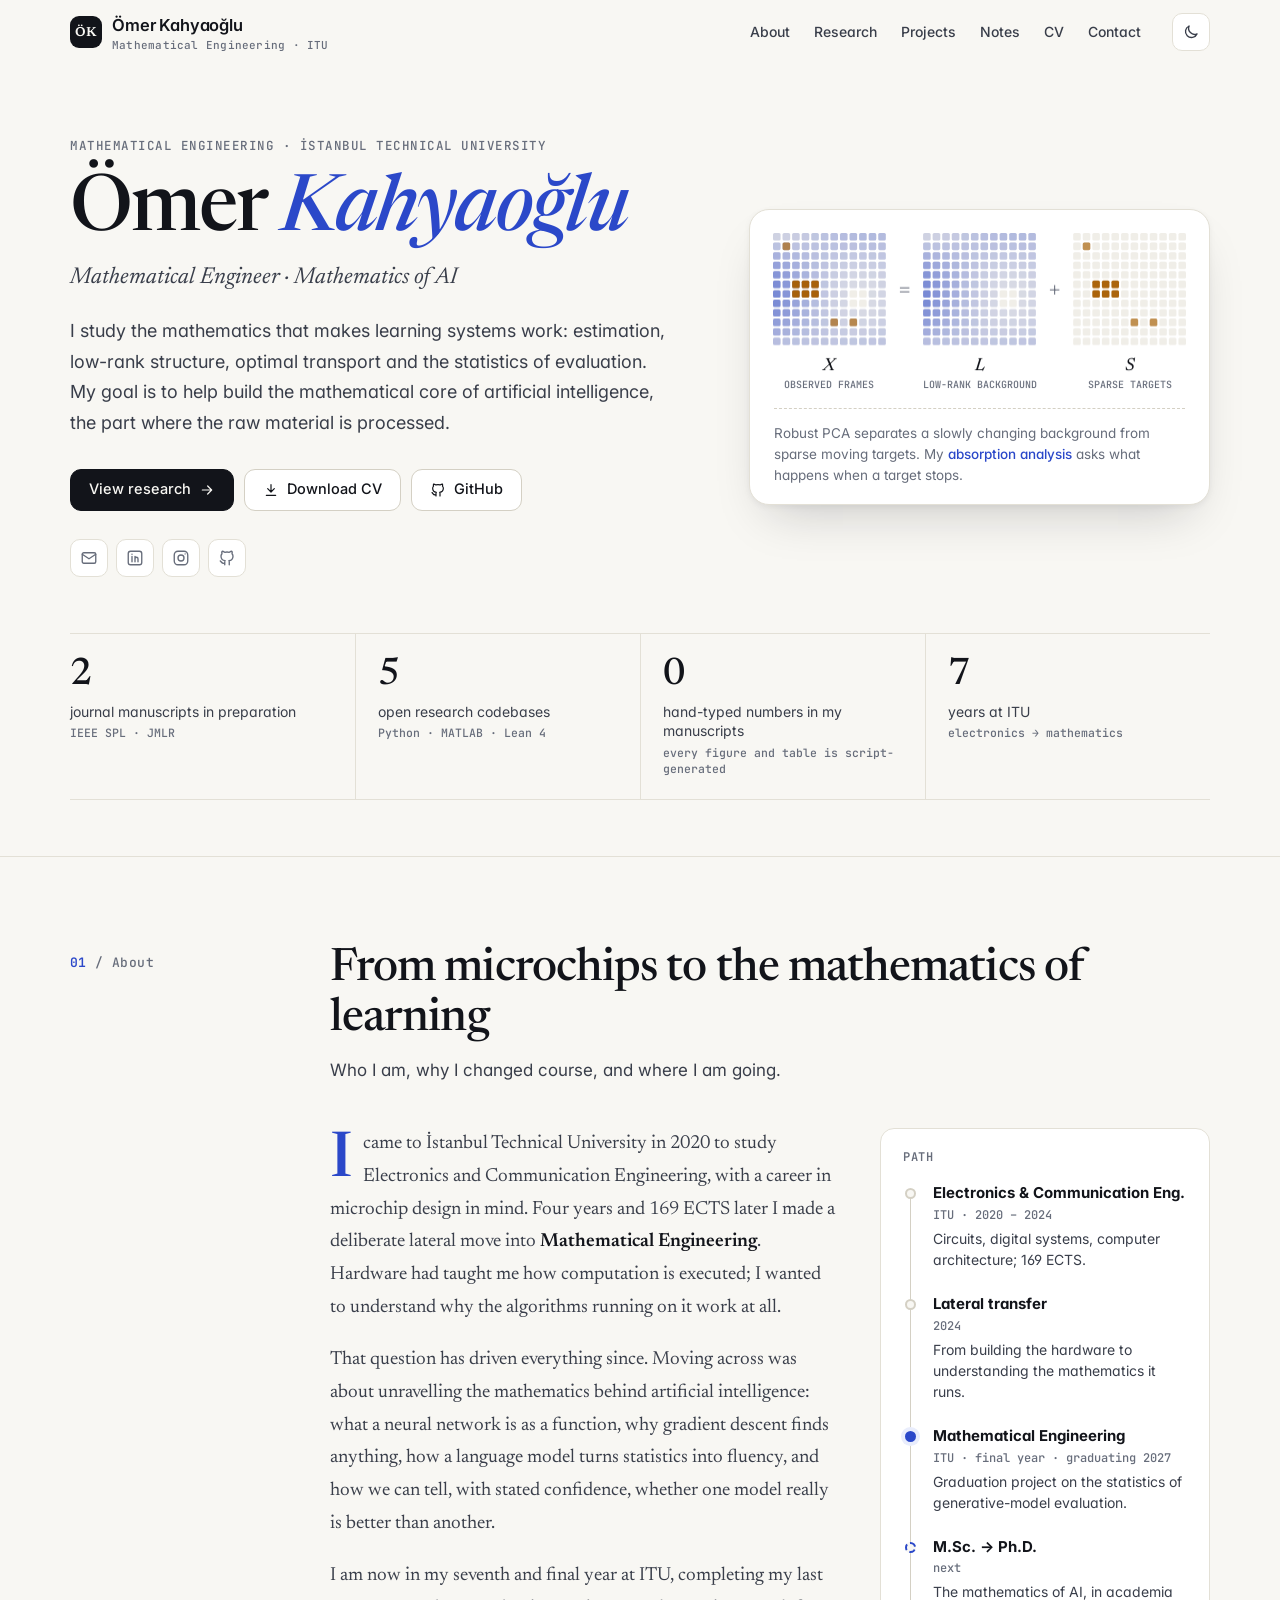
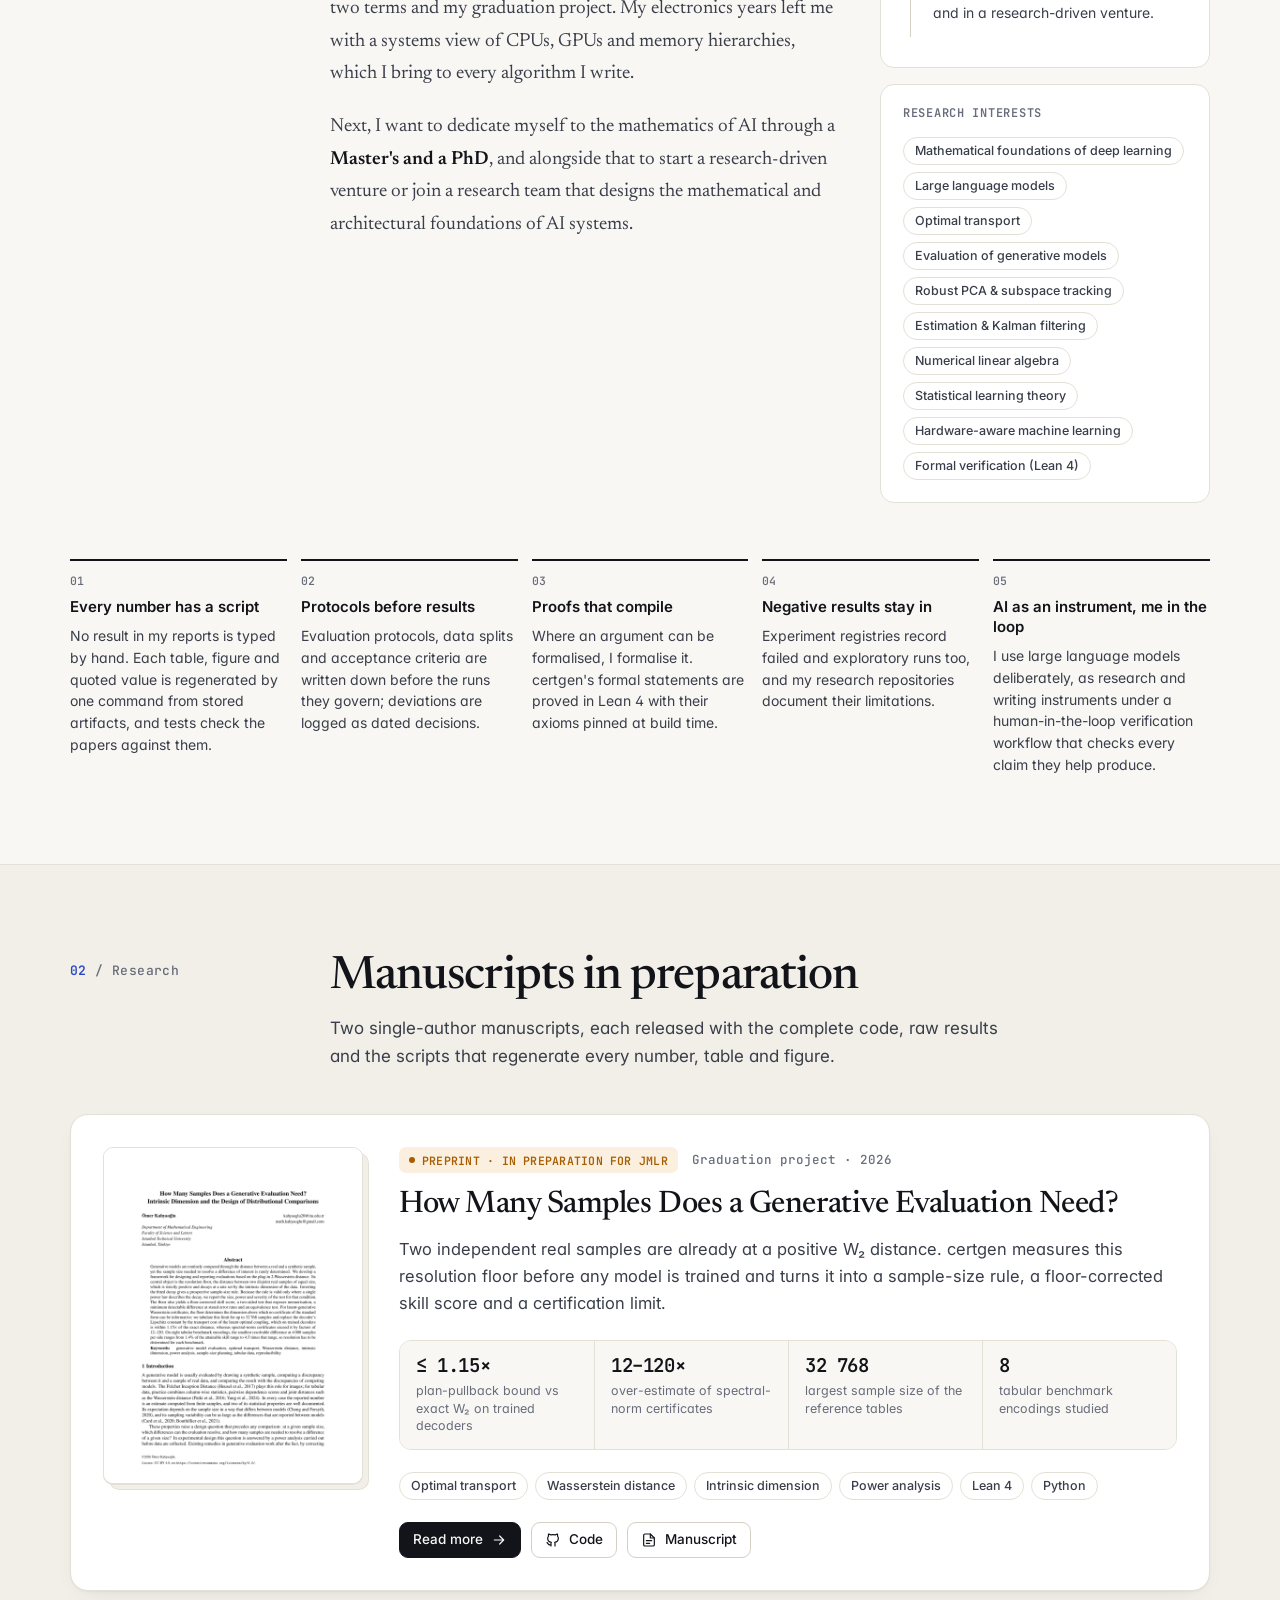
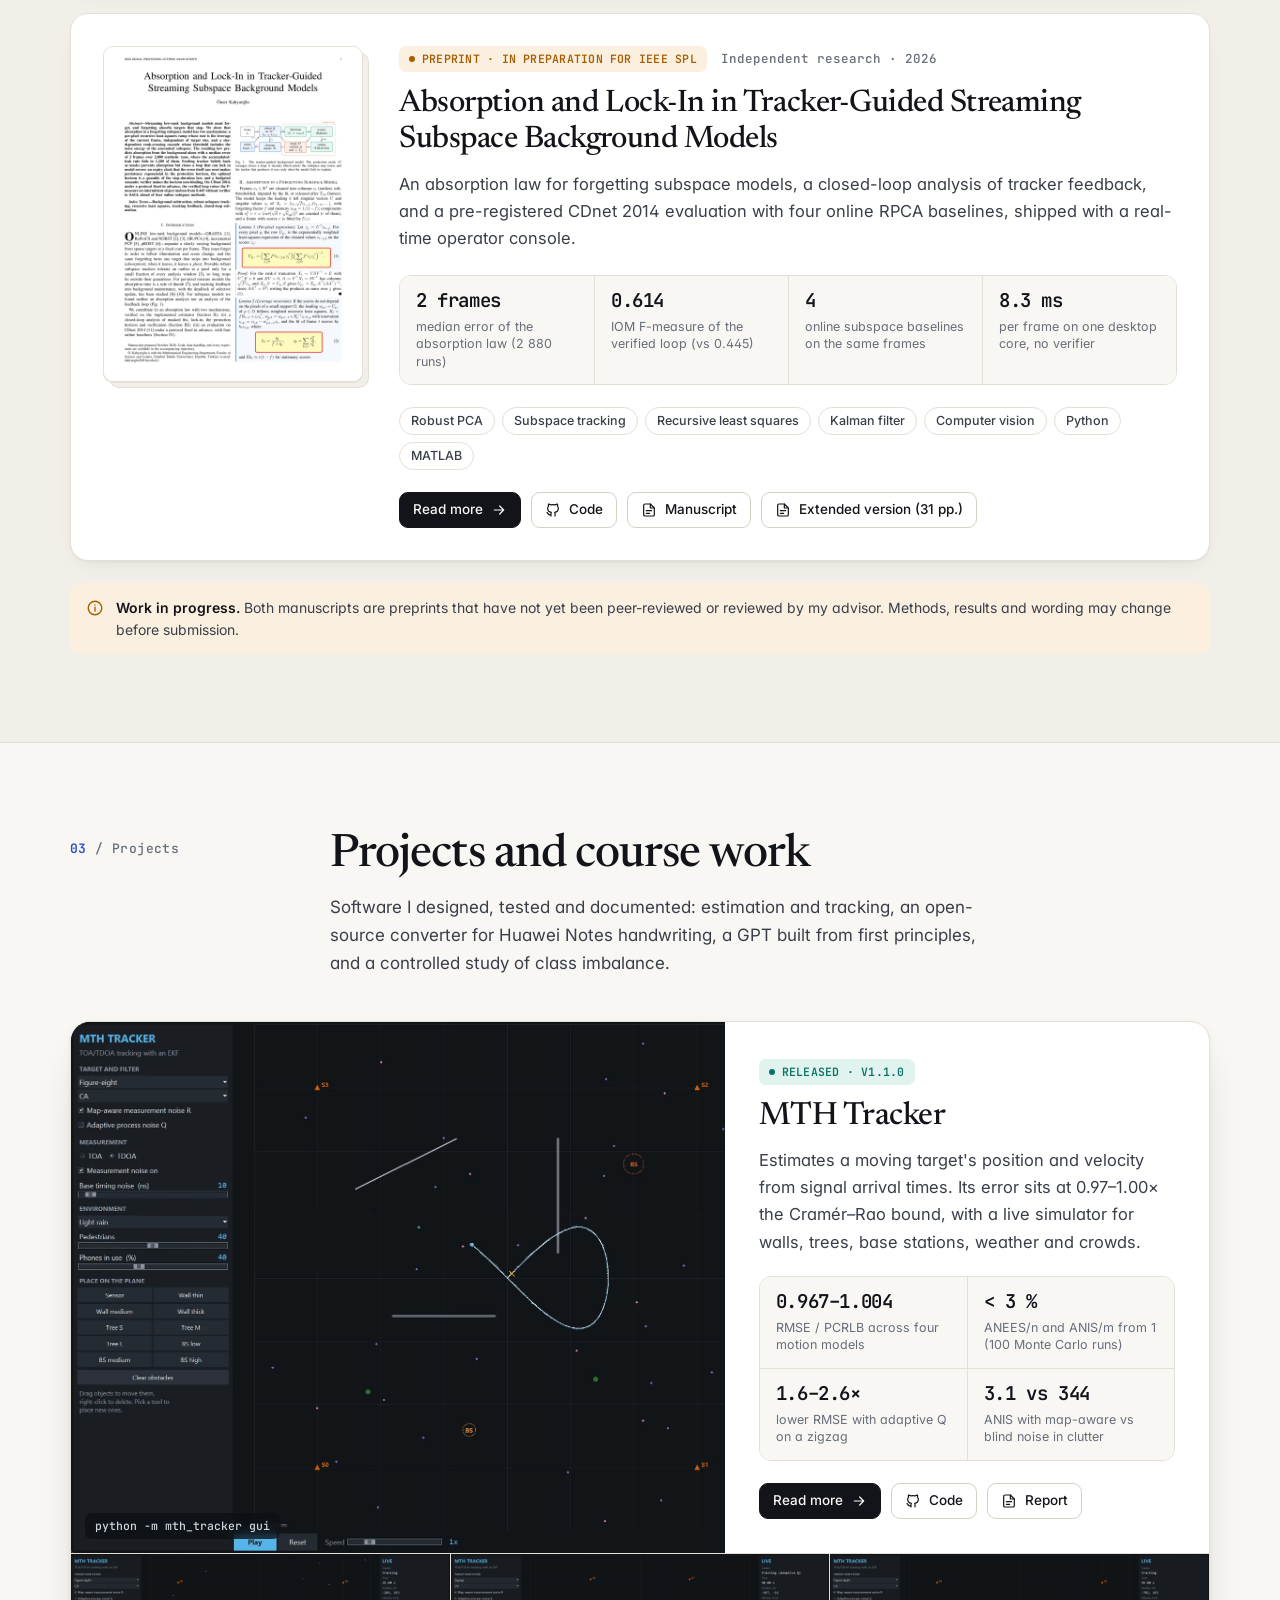
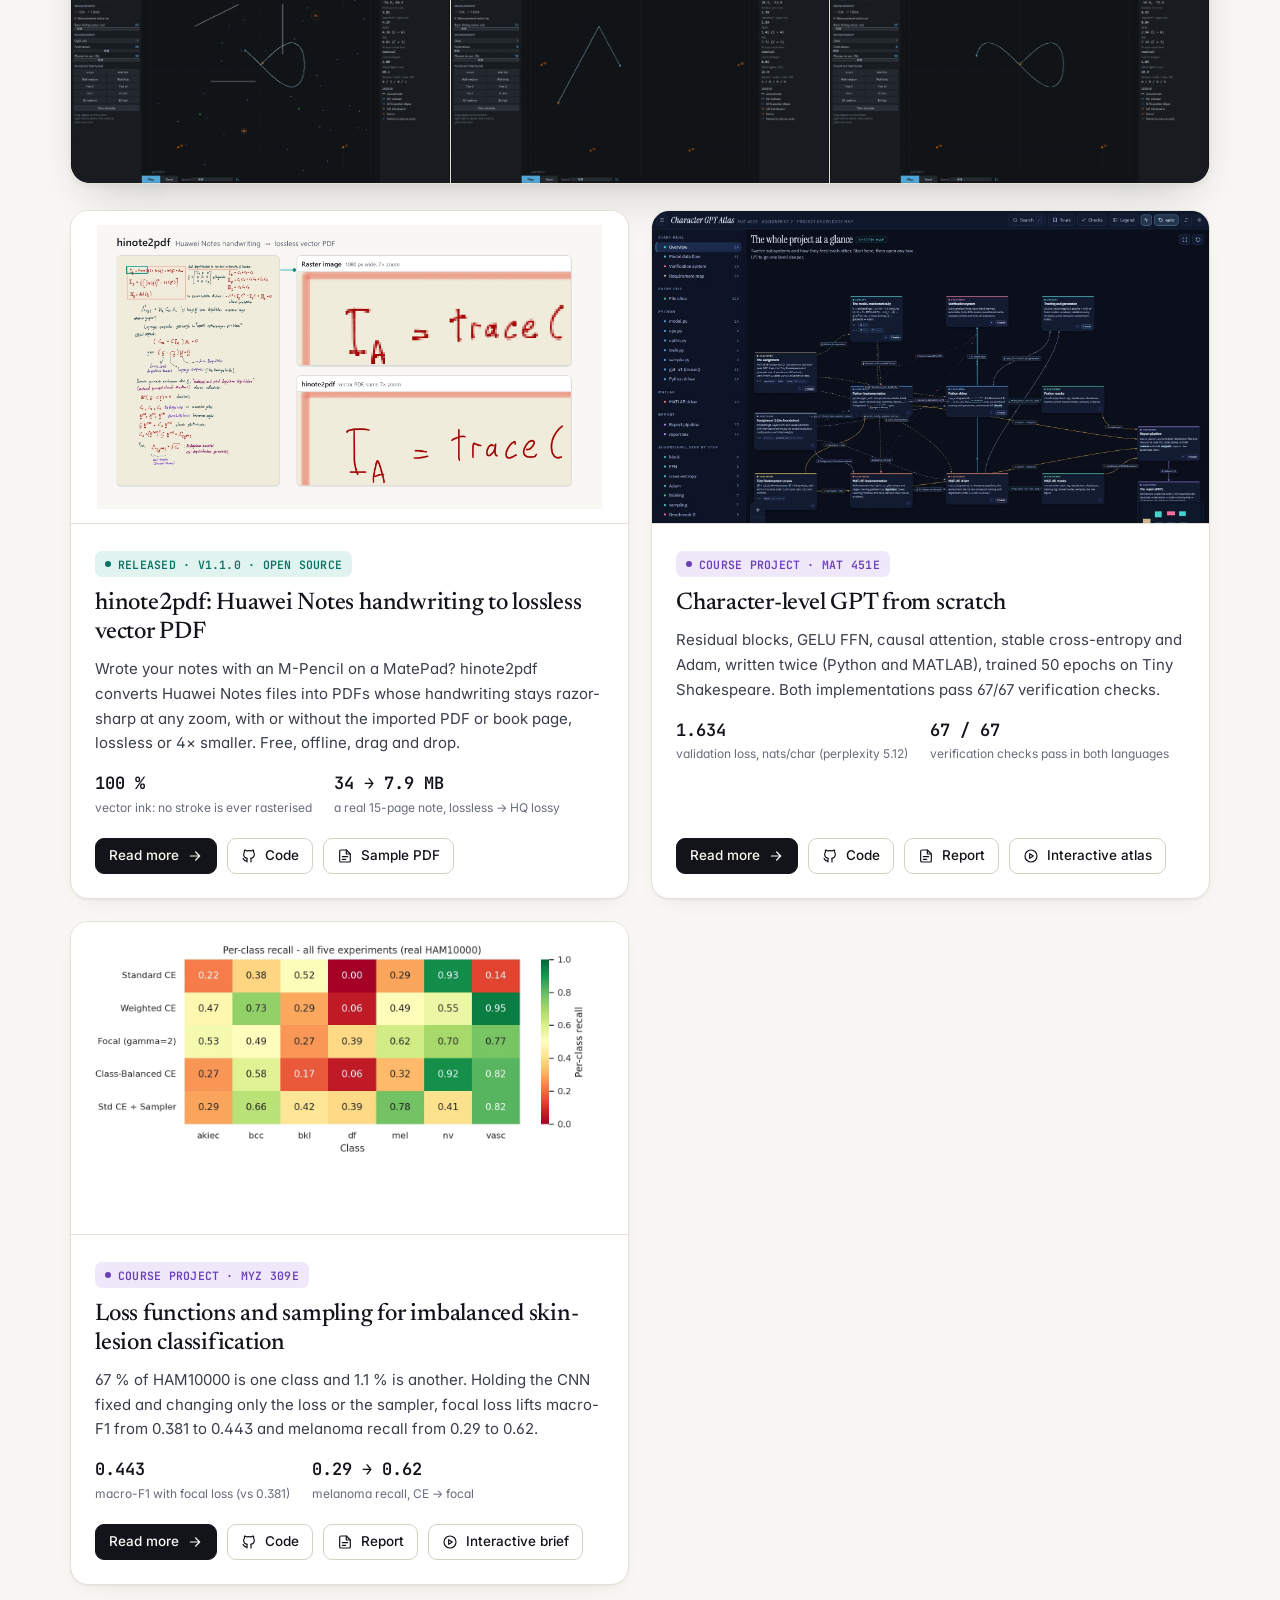
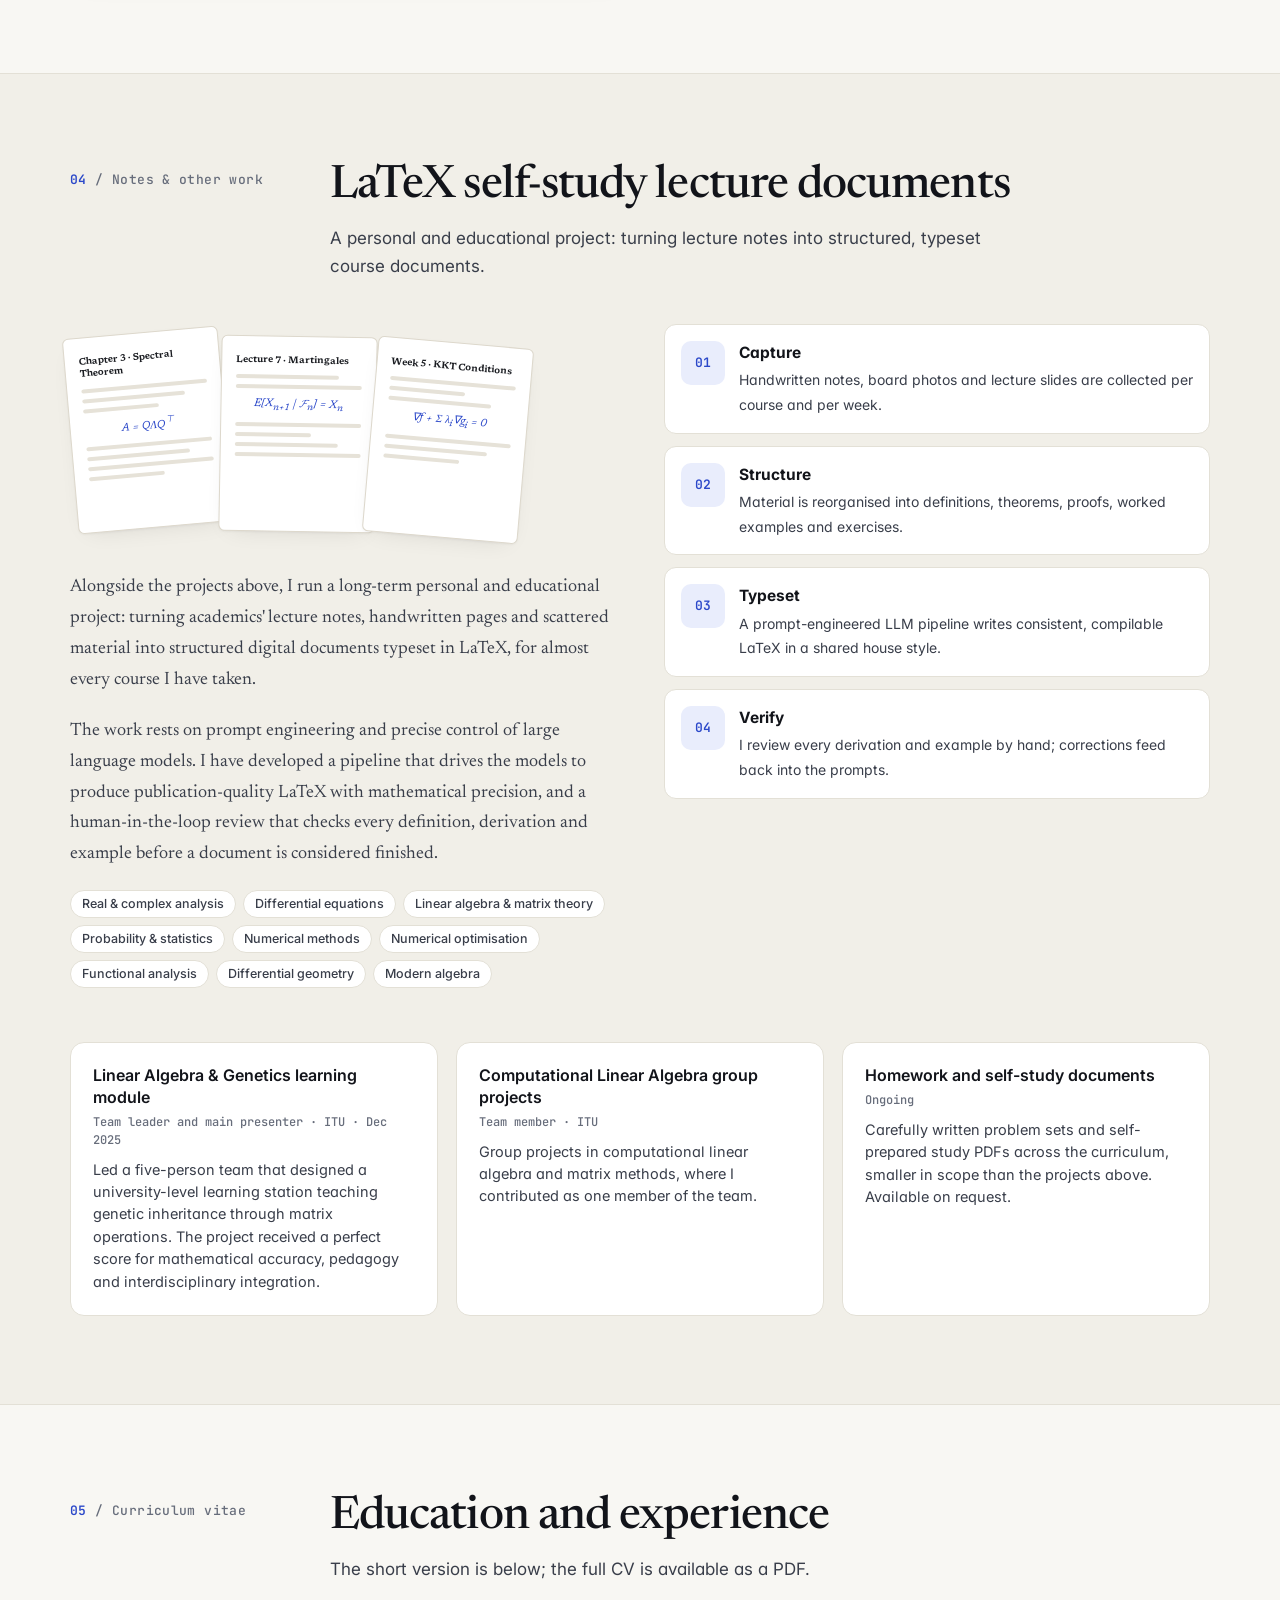
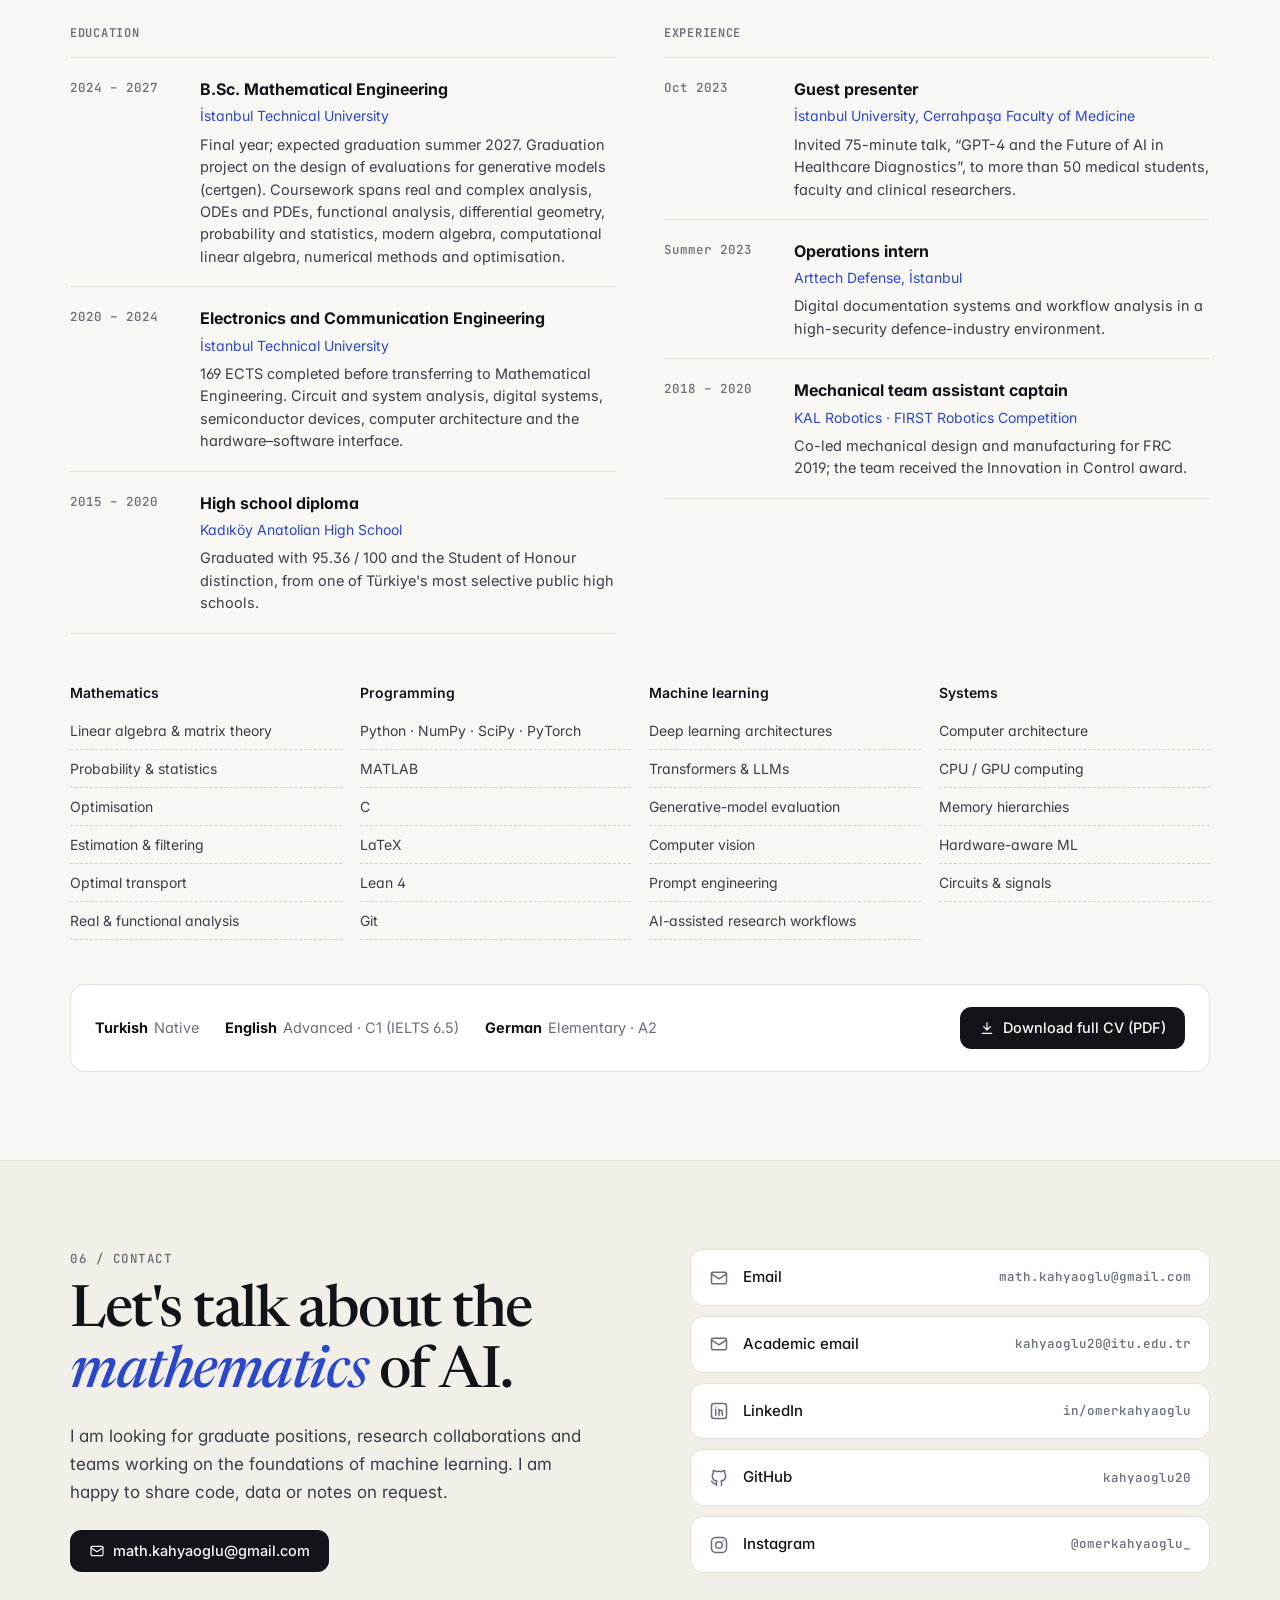
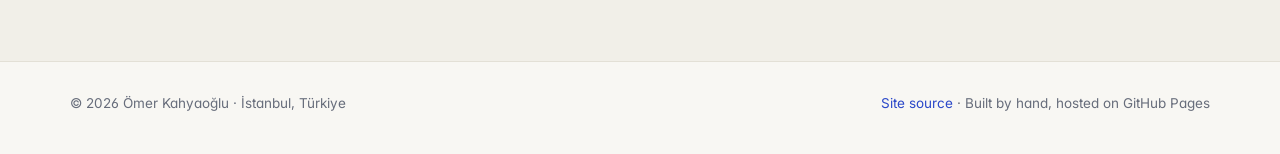
<file: index.html>
<!doctype html>
<html lang="en" class="no-js">
<head>
<meta charset="utf-8">
<meta name="viewport" content="width=device-width, initial-scale=1">
<title>Ömer Kahyaoğlu — Mathematical Engineering · Mathematics of AI</title>
<meta name="description" content="Portfolio of Ömer Kahyaoğlu, final-year Mathematical Engineering student at İstanbul Technical University working on the mathematics of AI: research preprints, projects, notes and CV.">
<meta name="author" content="Ömer Kahyaoğlu">
<link rel="canonical" href="https://kahyaoglu20.github.io/">
<meta property="og:type" content="website">
<meta property="og:title" content="Ömer Kahyaoğlu — Mathematical Engineering · Mathematics of AI">
<meta property="og:description" content="Portfolio of Ömer Kahyaoğlu, final-year Mathematical Engineering student at İstanbul Technical University working on the mathematics of AI: research preprints, projects, notes and CV.">
<meta property="og:url" content="https://kahyaoglu20.github.io/">
<meta property="og:image" content="https://kahyaoglu20.github.io/assets/img/og.png">
<meta name="twitter:card" content="summary_large_image">
<meta name="theme-color" content="#f8f7f3" media="(prefers-color-scheme: light)">
<meta name="theme-color" content="#0c0e12" media="(prefers-color-scheme: dark)">
<link rel="icon" href="favicon.svg" type="image/svg+xml">
<link rel="preconnect" href="https://fonts.googleapis.com">
<link rel="preconnect" href="https://fonts.gstatic.com" crossorigin>
<link rel="stylesheet" href="https://fonts.googleapis.com/css2?family=Inter:wght@400;500;600&family=JetBrains+Mono:wght@500;600&family=Newsreader:ital,opsz,wght@0,6..72,400;0,6..72,500;0,6..72,600;1,6..72,400;1,6..72,500&display=swap">
<link rel="stylesheet" href="assets/css/site.css">
<script>try{var t=localStorage.getItem("theme");if(t==="light"||t==="dark")document.documentElement.dataset.theme=t}catch(e){}</script>
<script type="application/ld+json">{"@context": "https://schema.org", "@type": "Person", "name": "Ömer Kahyaoğlu", "jobTitle": "Mathematical Engineering student", "url": "https://kahyaoglu20.github.io", "email": "mailto:math.kahyaoglu@gmail.com", "affiliation": {"@type": "CollegeOrUniversity", "name": "İstanbul Technical University"}, "sameAs": ["https://github.com/kahyaoglu20", "https://www.linkedin.com/in/omerkahyaoglu/", "https://www.instagram.com/omerkahyaoglu_/"]}</script>
</head>
<body>
<a class="skip" href="#main">Skip to content</a>
<header class="nav">
  <div class="wrap">
    <a class="brand" href="./#top" aria-label="Home">
      <span class="mono-mark">ÖK</span>
      <span>Ömer Kahyaoğlu<small>Mathematical Engineering · ITU</small></span>
    </a>
    <ul class="nav-links" id="nav-links"><li><a href="#about">About</a></li><li><a href="#research">Research</a></li><li><a href="#projects">Projects</a></li><li><a href="#notes">Notes</a></li><li><a href="#cv">CV</a></li><li><a href="#contact">Contact</a></li></ul>
    <button class="icon-btn theme-btn" type="button" aria-label="Toggle dark mode"><svg class="moon" viewBox="0 0 24 24" fill="none" stroke="currentColor" stroke-width="1.8" stroke-linecap="round" stroke-linejoin="round" aria-hidden="true"><path d="M20 14.5A8 8 0 0 1 9.5 4 8 8 0 1 0 20 14.5z"/></svg><svg class="sun" viewBox="0 0 24 24" fill="none" stroke="currentColor" stroke-width="1.8" stroke-linecap="round" stroke-linejoin="round" aria-hidden="true"><circle cx="12" cy="12" r="4"/><path d="M12 2v2M12 20v2M4.9 4.9l1.4 1.4M17.7 17.7l1.4 1.4M2 12h2M20 12h2M4.9 19.1l1.4-1.4M17.7 6.3l1.4-1.4"/></svg></button>
    <button class="icon-btn menu-btn" type="button" aria-label="Menu" aria-controls="nav-links" aria-expanded="false"><svg viewBox="0 0 24 24" fill="none" stroke="currentColor" stroke-width="1.8" stroke-linecap="round" stroke-linejoin="round" aria-hidden="true"><path d="M4 7h16M4 12h16M4 17h16"/></svg></button>
  </div>
</header>

<main id="main">
  <section class="hero" id="top">
    <div class="wrap">
      <div class="hero-grid">
        <div>
          <div class="eyebrow">Mathematical Engineering · İstanbul Technical University</div>
          <h1>Ömer <span class="accent">Kahyaoğlu</span></h1>
          <p class="role">Mathematical Engineer · Mathematics of AI</p>
          <p class="lead">I study the mathematics that makes learning systems work: estimation, low-rank structure, optimal transport and the statistics of evaluation. My goal is to help build the mathematical core of artificial intelligence, the part where the raw material is processed.</p>
          <div class="btn-row">
            <a class="btn primary" href="#research">View research <svg viewBox="0 0 24 24" fill="none" stroke="currentColor" stroke-width="1.8" stroke-linecap="round" stroke-linejoin="round" aria-hidden="true"><path d="M5 12h14M13 6l6 6-6 6"/></svg></a>
            <a class="btn" href="assets/cv/Omer_Kahyaoglu_CV.pdf" download><svg viewBox="0 0 24 24" fill="none" stroke="currentColor" stroke-width="1.8" stroke-linecap="round" stroke-linejoin="round" aria-hidden="true"><path d="M12 4v11M7 10l5 5 5-5M5 20h14"/></svg> Download CV</a>
            <a class="btn" href="https://github.com/kahyaoglu20"><svg viewBox="0 0 24 24" fill="none" stroke="currentColor" stroke-width="1.8" stroke-linecap="round" stroke-linejoin="round" aria-hidden="true"><path d="M9 19c-4.3 1.4-4.3-2.5-6-3m12 5v-3.5c0-1 .1-1.4-.5-2 2.8-.3 5.5-1.4 5.5-6a4.6 4.6 0 0 0-1.3-3.2 4.2 4.2 0 0 0-.1-3.2s-1.1-.3-3.5 1.3a12.3 12.3 0 0 0-6.2 0C6.5 2.8 5.4 3.1 5.4 3.1a4.2 4.2 0 0 0-.1 3.2A4.6 4.6 0 0 0 4 9.5c0 4.6 2.7 5.7 5.5 6-.6.6-.6 1.2-.5 2V21"/></svg> GitHub</a>
          </div>
          <div class="socials">
            <a class="icon-btn" href="mailto:math.kahyaoglu@gmail.com" aria-label="Email"><svg viewBox="0 0 24 24" fill="none" stroke="currentColor" stroke-width="1.8" stroke-linecap="round" stroke-linejoin="round" aria-hidden="true"><rect x="3" y="5" width="18" height="14" rx="2"/><path d="m3 7 9 6 9-6"/></svg></a>
            <a class="icon-btn" href="https://www.linkedin.com/in/omerkahyaoglu/" aria-label="LinkedIn"><svg viewBox="0 0 24 24" fill="none" stroke="currentColor" stroke-width="1.8" stroke-linecap="round" stroke-linejoin="round" aria-hidden="true"><rect x="3" y="3" width="18" height="18" rx="3"/><path d="M8 10v7M8 7v.01M12 17v-4a2 2 0 0 1 4 0v4M12 10v7"/></svg></a>
            <a class="icon-btn" href="https://www.instagram.com/omerkahyaoglu_/" aria-label="Instagram"><svg viewBox="0 0 24 24" fill="none" stroke="currentColor" stroke-width="1.8" stroke-linecap="round" stroke-linejoin="round" aria-hidden="true"><rect x="3" y="3" width="18" height="18" rx="5"/><circle cx="12" cy="12" r="4"/><path d="M17.5 6.5v.01"/></svg></a>
            <a class="icon-btn" href="https://github.com/kahyaoglu20" aria-label="GitHub"><svg viewBox="0 0 24 24" fill="none" stroke="currentColor" stroke-width="1.8" stroke-linecap="round" stroke-linejoin="round" aria-hidden="true"><path d="M9 19c-4.3 1.4-4.3-2.5-6-3m12 5v-3.5c0-1 .1-1.4-.5-2 2.8-.3 5.5-1.4 5.5-6a4.6 4.6 0 0 0-1.3-3.2 4.2 4.2 0 0 0-.1-3.2s-1.1-.3-3.5 1.3a12.3 12.3 0 0 0-6.2 0C6.5 2.8 5.4 3.1 5.4 3.1a4.2 4.2 0 0 0-.1 3.2A4.6 4.6 0 0 0 4 9.5c0 4.6 2.7 5.7 5.5 6-.6.6-.6 1.2-.5 2V21"/></svg></a>
          </div>
        </div>
        <figure class="matrix-card" style="margin:0">
          <canvas id="lowrank" role="img" aria-label="Animated decomposition of a data matrix X into a low-rank background L and a sparse target matrix S"></canvas>
          <figcaption class="matrix-caption">Robust PCA separates a slowly changing background from sparse moving targets. My <a href="projects/abksvd-rpca/">absorption analysis</a> asks what happens when a target stops.</figcaption>
        </figure>
      </div>
      <div class="stats"><div class="stat"><b>2</b><span>journal manuscripts in preparation</span><small>IEEE SPL · JMLR</small></div><div class="stat"><b>5</b><span>open research codebases</span><small>Python · MATLAB · Lean 4</small></div><div class="stat"><b>0</b><span>hand-typed numbers in my manuscripts</span><small>every figure and table is script-generated</small></div><div class="stat"><b>7</b><span>years at ITU</span><small>electronics → mathematics</small></div></div>
    </div>
  </section>

  <section class="block" id="about">
    <div class="wrap">
      <div class="section-head">
        <div class="num"><b>01</b> / About</div>
        <div><h2>From microchips to the mathematics of learning</h2>
        <p>Who I am, why I changed course, and where I am going.</p></div>
      </div>
      <div class="about-grid">
        <div class="spacer"></div>
        <div class="story"><p>I came to İstanbul Technical University in 2020 to study Electronics and Communication Engineering, with a career in microchip design in mind. Four years and 169 ECTS later I made a deliberate lateral move into <strong>Mathematical Engineering</strong>. Hardware had taught me how computation is executed; I wanted to understand why the algorithms running on it work at all.</p><p>That question has driven everything since. Moving across was about unravelling the mathematics behind artificial intelligence: what a neural network is as a function, why gradient descent finds anything, how a language model turns statistics into fluency, and how we can tell, with stated confidence, whether one model really is better than another.</p><p>I am now in my seventh and final year at ITU, completing my last two terms and my graduation project. My electronics years left me with a systems view of CPUs, GPUs and memory hierarchies, which I bring to every algorithm I write.</p><p>Next, I want to dedicate myself to the mathematics of AI through a <strong>Master's and a PhD</strong>, and alongside that to start a research-driven venture or join a research team that designs the mathematical and architectural foundations of AI systems.</p></div>
        <aside>
          <div class="side-card"><h3>Path</h3><ol class="path">
      <li><b>Electronics &amp; Communication Eng.</b><span>ITU · 2020 – 2024</span><p>Circuits, digital systems, computer architecture; 169 ECTS.</p></li>
      <li><b>Lateral transfer</b><span>2024</span><p>From building the hardware to understanding the mathematics it runs.</p></li>
      <li class="now"><b>Mathematical Engineering</b><span>ITU · final year · graduating 2027</span><p>Graduation project on the statistics of generative-model evaluation.</p></li>
      <li class="next"><b>M.Sc. → Ph.D.</b><span>next</span><p>The mathematics of AI, in academia and in a research-driven venture.</p></li></ol></div>
          <div class="side-card"><h3>Research interests</h3><div class="chips"><span class="chip">Mathematical foundations of deep learning</span><span class="chip">Large language models</span><span class="chip">Optimal transport</span><span class="chip">Evaluation of generative models</span><span class="chip">Robust PCA &amp; subspace tracking</span><span class="chip">Estimation &amp; Kalman filtering</span><span class="chip">Numerical linear algebra</span><span class="chip">Statistical learning theory</span><span class="chip">Hardware-aware machine learning</span><span class="chip">Formal verification (Lean 4)</span></div></div>
        </aside>
      </div>
      <div class="principles"><div class="principle reveal"><span class="k">01</span><h4>Every number has a script</h4><p>No result in my reports is typed by hand. Each table, figure and quoted value is regenerated by one command from stored artifacts, and tests check the papers against them.</p></div><div class="principle reveal"><span class="k">02</span><h4>Protocols before results</h4><p>Evaluation protocols, data splits and acceptance criteria are written down before the runs they govern; deviations are logged as dated decisions.</p></div><div class="principle reveal"><span class="k">03</span><h4>Proofs that compile</h4><p>Where an argument can be formalised, I formalise it. certgen&#x27;s formal statements are proved in Lean 4 with their axioms pinned at build time.</p></div><div class="principle reveal"><span class="k">04</span><h4>Negative results stay in</h4><p>Experiment registries record failed and exploratory runs too, and my research repositories document their limitations.</p></div><div class="principle reveal"><span class="k">05</span><h4>AI as an instrument, me in the loop</h4><p>I use large language models deliberately, as research and writing instruments under a human-in-the-loop verification workflow that checks every claim they help produce.</p></div></div>
    </div>
  </section>

  <section class="block tint" id="research">
    <div class="wrap">
      <div class="section-head">
        <div class="num"><b>02</b> / Research</div>
        <div><h2>Manuscripts in preparation</h2>
        <p>Two single-author manuscripts, each released with the complete code, raw results and the scripts that regenerate every number, table and figure.</p></div>
      </div>
      
      <article class="paper reveal" id="certgen">
        <a class="thumb" href="projects/certgen/" aria-label="certgen: project page"><img src="assets/img/certgen/page1.webp" alt="First page of the manuscript" loading="lazy" width="1100" height="1424"></a>
        <div>
          <div class="meta"><span class="badge preprint">Preprint · in preparation for JMLR</span><span class="ctx">Graduation project · 2026</span></div>
          <h3><a href="projects/certgen/">How Many Samples Does a Generative Evaluation Need?</a></h3>
          <p class="sub">Two independent real samples are already at a positive W₂ distance. certgen measures this resolution floor before any model is trained and turns it into a sample-size rule, a floor-corrected skill score and a certification limit.</p>
          <div class="metrics"><div class="metric"><b>≤ 1.15×</b><span>plan-pullback bound vs exact W₂ on trained decoders</span></div><div class="metric"><b>12–120×</b><span>over-estimate of spectral-norm certificates</span></div><div class="metric"><b>32 768</b><span>largest sample size of the reference tables</span></div><div class="metric"><b>8</b><span>tabular benchmark encodings studied</span></div></div>
          <div class="chips"><span class="chip">Optimal transport</span><span class="chip">Wasserstein distance</span><span class="chip">Intrinsic dimension</span><span class="chip">Power analysis</span><span class="chip">Lean 4</span><span class="chip">Python</span></div>
          <div class="btn-row"><a class="btn primary sm" href="projects/certgen/">Read more <svg viewBox="0 0 24 24" fill="none" stroke="currentColor" stroke-width="1.8" stroke-linecap="round" stroke-linejoin="round" aria-hidden="true"><path d="M5 12h14M13 6l6 6-6 6"/></svg></a><a class="btn sm" href="https://github.com/kahyaoglu20/certgen"><svg viewBox="0 0 24 24" fill="none" stroke="currentColor" stroke-width="1.8" stroke-linecap="round" stroke-linejoin="round" aria-hidden="true"><path d="M9 19c-4.3 1.4-4.3-2.5-6-3m12 5v-3.5c0-1 .1-1.4-.5-2 2.8-.3 5.5-1.4 5.5-6a4.6 4.6 0 0 0-1.3-3.2 4.2 4.2 0 0 0-.1-3.2s-1.1-.3-3.5 1.3a12.3 12.3 0 0 0-6.2 0C6.5 2.8 5.4 3.1 5.4 3.1a4.2 4.2 0 0 0-.1 3.2A4.6 4.6 0 0 0 4 9.5c0 4.6 2.7 5.7 5.5 6-.6.6-.6 1.2-.5 2V21"/></svg> Code</a><a class="btn sm" href="assets/papers/kahyaoglu-certgen-preprint.pdf"><svg viewBox="0 0 24 24" fill="none" stroke="currentColor" stroke-width="1.8" stroke-linecap="round" stroke-linejoin="round" aria-hidden="true"><path d="M14 3H6a2 2 0 0 0-2 2v14a2 2 0 0 0 2 2h12a2 2 0 0 0 2-2V9z"/><path d="M14 3v6h6M8 13h8M8 17h5"/></svg> Manuscript</a></div>
        </div>
      </article>
      <article class="paper reveal" id="abksvd-rpca">
        <a class="thumb" href="projects/abksvd-rpca/" aria-label="ABKSVD-RPCA: project page"><img src="assets/img/abksvd-rpca/page1.webp" alt="First page of the manuscript" loading="lazy" width="1100" height="1424"></a>
        <div>
          <div class="meta"><span class="badge preprint">Preprint · in preparation for IEEE SPL</span><span class="ctx">Independent research · 2026</span></div>
          <h3><a href="projects/abksvd-rpca/">Absorption and Lock-In in Tracker-Guided Streaming Subspace Background Models</a></h3>
          <p class="sub">An absorption law for forgetting subspace models, a closed-loop analysis of tracker feedback, and a pre-registered CDnet 2014 evaluation with four online RPCA baselines, shipped with a real-time operator console.</p>
          <div class="metrics"><div class="metric"><b>2 frames</b><span>median error of the absorption law (2 880 runs)</span></div><div class="metric"><b>0.614</b><span>IOM F-measure of the verified loop (vs 0.445)</span></div><div class="metric"><b>4</b><span>online subspace baselines on the same frames</span></div><div class="metric"><b>8.3 ms</b><span>per frame on one desktop core, no verifier</span></div></div>
          <div class="chips"><span class="chip">Robust PCA</span><span class="chip">Subspace tracking</span><span class="chip">Recursive least squares</span><span class="chip">Kalman filter</span><span class="chip">Computer vision</span><span class="chip">Python</span><span class="chip">MATLAB</span></div>
          <div class="btn-row"><a class="btn primary sm" href="projects/abksvd-rpca/">Read more <svg viewBox="0 0 24 24" fill="none" stroke="currentColor" stroke-width="1.8" stroke-linecap="round" stroke-linejoin="round" aria-hidden="true"><path d="M5 12h14M13 6l6 6-6 6"/></svg></a><a class="btn sm" href="https://github.com/kahyaoglu20/abksvd-rpca"><svg viewBox="0 0 24 24" fill="none" stroke="currentColor" stroke-width="1.8" stroke-linecap="round" stroke-linejoin="round" aria-hidden="true"><path d="M9 19c-4.3 1.4-4.3-2.5-6-3m12 5v-3.5c0-1 .1-1.4-.5-2 2.8-.3 5.5-1.4 5.5-6a4.6 4.6 0 0 0-1.3-3.2 4.2 4.2 0 0 0-.1-3.2s-1.1-.3-3.5 1.3a12.3 12.3 0 0 0-6.2 0C6.5 2.8 5.4 3.1 5.4 3.1a4.2 4.2 0 0 0-.1 3.2A4.6 4.6 0 0 0 4 9.5c0 4.6 2.7 5.7 5.5 6-.6.6-.6 1.2-.5 2V21"/></svg> Code</a><a class="btn sm" href="assets/papers/kahyaoglu-abksvd-letter-preprint.pdf"><svg viewBox="0 0 24 24" fill="none" stroke="currentColor" stroke-width="1.8" stroke-linecap="round" stroke-linejoin="round" aria-hidden="true"><path d="M14 3H6a2 2 0 0 0-2 2v14a2 2 0 0 0 2 2h12a2 2 0 0 0 2-2V9z"/><path d="M14 3v6h6M8 13h8M8 17h5"/></svg> Manuscript</a><a class="btn sm" href="assets/papers/kahyaoglu-abksvd-extended-preprint.pdf"><svg viewBox="0 0 24 24" fill="none" stroke="currentColor" stroke-width="1.8" stroke-linecap="round" stroke-linejoin="round" aria-hidden="true"><path d="M14 3H6a2 2 0 0 0-2 2v14a2 2 0 0 0 2 2h12a2 2 0 0 0 2-2V9z"/><path d="M14 3v6h6M8 13h8M8 17h5"/></svg> Extended version (31 pp.)</a></div>
        </div>
      </article>
      <div class="notice reveal"><svg viewBox="0 0 24 24" fill="none" stroke="currentColor" stroke-width="1.8" stroke-linecap="round" stroke-linejoin="round" aria-hidden="true"><circle cx="12" cy="12" r="9"/><path d="M12 11v5M12 8v.01"/></svg><span><strong>Work in progress.</strong> Both manuscripts are preprints that have not yet been peer-reviewed or reviewed by my advisor. Methods, results and wording may change before submission.</span></div>
    </div>
  </section>

  <section class="block" id="projects">
    <div class="wrap">
      <div class="section-head">
        <div class="num"><b>03</b> / Projects</div>
        <div><h2>Projects and course work</h2>
        <p>Software I designed, tested and documented: estimation and tracking, an open-source converter for Huawei Notes handwriting, a GPT built from first principles, and a controlled study of class imbalance.</p></div>
      </div>
      
      <article class="featured reveal" id="mth-tracker">
        <a class="shot" href="projects/mth-tracker/"><img src="assets/img/mth-tracker/gui_urban.webp" alt="MTH Tracker interactive simulator" loading="lazy" width="1800" height="1095"><span class="label">python -m mth_tracker gui</span></a>
        <div class="body">
          <div class="meta"><span class="badge released">Released · v1.1.0</span></div>
          <h3><a href="projects/mth-tracker/">MTH Tracker</a></h3>
          <p>Estimates a moving target&#x27;s position and velocity from signal arrival times. Its error sits at 0.97–1.00× the Cramér–Rao bound, with a live simulator for walls, trees, base stations, weather and crowds.</p>
          <div class="metrics"><div class="metric"><b>0.967–1.004</b><span>RMSE / PCRLB across four motion models</span></div><div class="metric"><b>&lt; 3 %</b><span>ANEES/n and ANIS/m from 1 (100 Monte Carlo runs)</span></div><div class="metric"><b>1.6–2.6×</b><span>lower RMSE with adaptive Q on a zigzag</span></div><div class="metric"><b>3.1 vs 344</b><span>ANIS with map-aware vs blind noise in clutter</span></div></div>
          <div class="btn-row"><a class="btn primary sm" href="projects/mth-tracker/">Read more <svg viewBox="0 0 24 24" fill="none" stroke="currentColor" stroke-width="1.8" stroke-linecap="round" stroke-linejoin="round" aria-hidden="true"><path d="M5 12h14M13 6l6 6-6 6"/></svg></a><a class="btn sm" href="https://github.com/kahyaoglu20/mth-tracker"><svg viewBox="0 0 24 24" fill="none" stroke="currentColor" stroke-width="1.8" stroke-linecap="round" stroke-linejoin="round" aria-hidden="true"><path d="M9 19c-4.3 1.4-4.3-2.5-6-3m12 5v-3.5c0-1 .1-1.4-.5-2 2.8-.3 5.5-1.4 5.5-6a4.6 4.6 0 0 0-1.3-3.2 4.2 4.2 0 0 0-.1-3.2s-1.1-.3-3.5 1.3a12.3 12.3 0 0 0-6.2 0C6.5 2.8 5.4 3.1 5.4 3.1a4.2 4.2 0 0 0-.1 3.2A4.6 4.6 0 0 0 4 9.5c0 4.6 2.7 5.7 5.5 6-.6.6-.6 1.2-.5 2V21"/></svg> Code</a><a class="btn sm" href="assets/papers/kahyaoglu-mth-tracker-report.pdf"><svg viewBox="0 0 24 24" fill="none" stroke="currentColor" stroke-width="1.8" stroke-linecap="round" stroke-linejoin="round" aria-hidden="true"><path d="M14 3H6a2 2 0 0 0-2 2v14a2 2 0 0 0 2 2h12a2 2 0 0 0 2-2V9z"/><path d="M14 3v6h6M8 13h8M8 17h5"/></svg> Report</a></div>
        </div>
        <div class="strip"><button type="button" data-zoom="assets/img/mth-tracker/gui_urban.webp" data-caption="Urban clutter: walls, trees, two base stations, 40 pedestrians and light rain. The map-aware filter stays consistent." aria-label="Enlarge: Urban clutter: walls, trees, two base stations, 40 pedestrians and light rain. The map-aware filter stays consistent."><img src="assets/img/mth-tracker/gui_urban.webp" alt="Urban clutter: walls, trees, two base stations, 40 pedestrians and light rain. The map-aware filter stays consistent." loading="lazy"></button><button type="button" data-zoom="assets/img/mth-tracker/gui_zigzag.webp" data-caption="A six-sensor ring tracking an abrupt zigzag with a CV model and NIS-gated adaptive process noise." aria-label="Enlarge: A six-sensor ring tracking an abrupt zigzag with a CV model and NIS-gated adaptive process noise."><img src="assets/img/mth-tracker/gui_zigzag.webp" alt="A six-sensor ring tracking an abrupt zigzag with a CV model and NIS-gated adaptive process noise." loading="lazy"></button><button type="button" data-zoom="assets/img/mth-tracker/gui_default.webp" data-caption="The default scene: figure-eight target, four sensors, live NEES, NIS and GDOP." aria-label="Enlarge: The default scene: figure-eight target, four sensors, live NEES, NIS and GDOP."><img src="assets/img/mth-tracker/gui_default.webp" alt="The default scene: figure-eight target, four sensors, live NEES, NIS and GDOP." loading="lazy"></button></div>
      </article>
      <div class="cards">
      <article class="card reveal" id="hinote2pdf">
        <a class="cover contain" href="projects/hinote2pdf/"><img src="assets/img/hinote2pdf/cover.webp" alt="hinote2pdf" loading="lazy"></a>
        <div class="body">
          <div class="meta"><span class="badge released">Released · v1.1.0 · open source</span></div>
          <h3><a href="projects/hinote2pdf/">hinote2pdf: Huawei Notes handwriting to lossless vector PDF</a></h3>
          <p>Wrote your notes with an M-Pencil on a MatePad? hinote2pdf converts Huawei Notes files into PDFs whose handwriting stays razor-sharp at any zoom, with or without the imported PDF or book page, lossless or 4× smaller. Free, offline, drag and drop.</p>
          <div class="kpis"><div><b>100 %</b><span>vector ink: no stroke is ever rasterised</span></div><div><b>34 → 7.9 MB</b><span>a real 15-page note, lossless → HQ lossy</span></div></div>
          <div class="btn-row"><a class="btn primary sm" href="projects/hinote2pdf/">Read more <svg viewBox="0 0 24 24" fill="none" stroke="currentColor" stroke-width="1.8" stroke-linecap="round" stroke-linejoin="round" aria-hidden="true"><path d="M5 12h14M13 6l6 6-6 6"/></svg></a><a class="btn sm" href="https://github.com/kahyaoglu20/hinote2pdf"><svg viewBox="0 0 24 24" fill="none" stroke="currentColor" stroke-width="1.8" stroke-linecap="round" stroke-linejoin="round" aria-hidden="true"><path d="M9 19c-4.3 1.4-4.3-2.5-6-3m12 5v-3.5c0-1 .1-1.4-.5-2 2.8-.3 5.5-1.4 5.5-6a4.6 4.6 0 0 0-1.3-3.2 4.2 4.2 0 0 0-.1-3.2s-1.1-.3-3.5 1.3a12.3 12.3 0 0 0-6.2 0C6.5 2.8 5.4 3.1 5.4 3.1a4.2 4.2 0 0 0-.1 3.2A4.6 4.6 0 0 0 4 9.5c0 4.6 2.7 5.7 5.5 6-.6.6-.6 1.2-.5 2V21"/></svg> Code</a><a class="btn sm" href="assets/papers/hinote2pdf-sample.pdf"><svg viewBox="0 0 24 24" fill="none" stroke="currentColor" stroke-width="1.8" stroke-linecap="round" stroke-linejoin="round" aria-hidden="true"><path d="M14 3H6a2 2 0 0 0-2 2v14a2 2 0 0 0 2 2h12a2 2 0 0 0 2-2V9z"/><path d="M14 3v6h6M8 13h8M8 17h5"/></svg> Sample PDF</a></div>
        </div>
      </article>
      <article class="card reveal" id="char-gpt">
        <a class="cover" href="projects/char-gpt/"><img src="assets/img/char-gpt/atlas.webp" alt="Character GPT" loading="lazy"></a>
        <div class="body">
          <div class="meta"><span class="badge course">Course project · MAT 451E</span></div>
          <h3><a href="projects/char-gpt/">Character-level GPT from scratch</a></h3>
          <p>Residual blocks, GELU FFN, causal attention, stable cross-entropy and Adam, written twice (Python and MATLAB), trained 50 epochs on Tiny Shakespeare. Both implementations pass 67/67 verification checks.</p>
          <div class="kpis"><div><b>1.634</b><span>validation loss, nats/char (perplexity 5.12)</span></div><div><b>67 / 67</b><span>verification checks pass in both languages</span></div></div>
          <div class="btn-row"><a class="btn primary sm" href="projects/char-gpt/">Read more <svg viewBox="0 0 24 24" fill="none" stroke="currentColor" stroke-width="1.8" stroke-linecap="round" stroke-linejoin="round" aria-hidden="true"><path d="M5 12h14M13 6l6 6-6 6"/></svg></a><a class="btn sm" href="https://github.com/kahyaoglu20/char-gpt-from-scratch"><svg viewBox="0 0 24 24" fill="none" stroke="currentColor" stroke-width="1.8" stroke-linecap="round" stroke-linejoin="round" aria-hidden="true"><path d="M9 19c-4.3 1.4-4.3-2.5-6-3m12 5v-3.5c0-1 .1-1.4-.5-2 2.8-.3 5.5-1.4 5.5-6a4.6 4.6 0 0 0-1.3-3.2 4.2 4.2 0 0 0-.1-3.2s-1.1-.3-3.5 1.3a12.3 12.3 0 0 0-6.2 0C6.5 2.8 5.4 3.1 5.4 3.1a4.2 4.2 0 0 0-.1 3.2A4.6 4.6 0 0 0 4 9.5c0 4.6 2.7 5.7 5.5 6-.6.6-.6 1.2-.5 2V21"/></svg> Code</a><a class="btn sm" href="assets/papers/kahyaoglu-char-gpt-report.pdf"><svg viewBox="0 0 24 24" fill="none" stroke="currentColor" stroke-width="1.8" stroke-linecap="round" stroke-linejoin="round" aria-hidden="true"><path d="M14 3H6a2 2 0 0 0-2 2v14a2 2 0 0 0 2 2h12a2 2 0 0 0 2-2V9z"/><path d="M14 3v6h6M8 13h8M8 17h5"/></svg> Report</a><a class="btn sm" href="projects/char-gpt/atlas.html"><svg viewBox="0 0 24 24" fill="none" stroke="currentColor" stroke-width="1.8" stroke-linecap="round" stroke-linejoin="round" aria-hidden="true"><circle cx="12" cy="12" r="9"/><path d="m10 8.5 5.5 3.5-5.5 3.5z"/></svg> Interactive atlas</a></div>
        </div>
      </article>
      <article class="card reveal" id="ham10000">
        <a class="cover contain" href="projects/ham10000/"><img src="assets/img/ham10000/per_class_recall_heatmap.webp" alt="HAM10000 imbalance study" loading="lazy"></a>
        <div class="body">
          <div class="meta"><span class="badge course">Course project · MYZ 309E</span></div>
          <h3><a href="projects/ham10000/">Loss functions and sampling for imbalanced skin-lesion classification</a></h3>
          <p>67 % of HAM10000 is one class and 1.1 % is another. Holding the CNN fixed and changing only the loss or the sampler, focal loss lifts macro-F1 from 0.381 to 0.443 and melanoma recall from 0.29 to 0.62.</p>
          <div class="kpis"><div><b>0.443</b><span>macro-F1 with focal loss (vs 0.381)</span></div><div><b>0.29 → 0.62</b><span>melanoma recall, CE → focal</span></div></div>
          <div class="btn-row"><a class="btn primary sm" href="projects/ham10000/">Read more <svg viewBox="0 0 24 24" fill="none" stroke="currentColor" stroke-width="1.8" stroke-linecap="round" stroke-linejoin="round" aria-hidden="true"><path d="M5 12h14M13 6l6 6-6 6"/></svg></a><a class="btn sm" href="https://github.com/kahyaoglu20/ham10000-imbalance-study"><svg viewBox="0 0 24 24" fill="none" stroke="currentColor" stroke-width="1.8" stroke-linecap="round" stroke-linejoin="round" aria-hidden="true"><path d="M9 19c-4.3 1.4-4.3-2.5-6-3m12 5v-3.5c0-1 .1-1.4-.5-2 2.8-.3 5.5-1.4 5.5-6a4.6 4.6 0 0 0-1.3-3.2 4.2 4.2 0 0 0-.1-3.2s-1.1-.3-3.5 1.3a12.3 12.3 0 0 0-6.2 0C6.5 2.8 5.4 3.1 5.4 3.1a4.2 4.2 0 0 0-.1 3.2A4.6 4.6 0 0 0 4 9.5c0 4.6 2.7 5.7 5.5 6-.6.6-.6 1.2-.5 2V21"/></svg> Code</a><a class="btn sm" href="assets/papers/kahyaoglu-ham10000-report.pdf"><svg viewBox="0 0 24 24" fill="none" stroke="currentColor" stroke-width="1.8" stroke-linecap="round" stroke-linejoin="round" aria-hidden="true"><path d="M14 3H6a2 2 0 0 0-2 2v14a2 2 0 0 0 2 2h12a2 2 0 0 0 2-2V9z"/><path d="M14 3v6h6M8 13h8M8 17h5"/></svg> Report</a><a class="btn sm" href="projects/ham10000/brief.html"><svg viewBox="0 0 24 24" fill="none" stroke="currentColor" stroke-width="1.8" stroke-linecap="round" stroke-linejoin="round" aria-hidden="true"><circle cx="12" cy="12" r="9"/><path d="m10 8.5 5.5 3.5-5.5 3.5z"/></svg> Interactive brief</a></div>
        </div>
      </article></div>
    </div>
  </section>

  <section class="block tint" id="notes">
    <div class="wrap">
      <div class="section-head">
        <div class="num"><b>04</b> / Notes &amp; other work</div>
        <div><h2>LaTeX self-study lecture documents</h2>
        <p>A personal and educational project: turning lecture notes into structured, typeset course documents.</p></div>
      </div>
      <div class="notes">
        <div>
          <div class="doc-stack" aria-hidden="true">
            <div class="doc"><h5>Chapter 3 · Spectral Theorem</h5><i></i><i class="m"></i><i class="s"></i><div class="eq">A = QΛQ<sup>⊤</sup></div><i></i><i class="m"></i><i></i><i class="s"></i></div>
            <div class="doc"><h5>Lecture 7 · Martingales</h5><i class="m"></i><i></i><div class="eq">E[X<sub>n+1</sub> | 𝓕<sub>n</sub>] = X<sub>n</sub></div><i></i><i class="s"></i><i class="m"></i><i></i></div>
            <div class="doc"><h5>Week 5 · KKT Conditions</h5><i></i><i class="s"></i><i class="m"></i><div class="eq">∇f + Σ λ<sub>i</sub>∇g<sub>i</sub> = 0</div><i></i><i class="m"></i><i class="s"></i></div>
          </div>
          <div class="story"><p>Alongside the projects above, I run a long-term personal and educational project: turning academics' lecture notes, handwritten pages and scattered material into structured digital documents typeset in LaTeX, for almost every course I have taken.</p><p>The work rests on prompt engineering and precise control of large language models. I have developed a pipeline that drives the models to produce publication-quality LaTeX with mathematical precision, and a human-in-the-loop review that checks every definition, derivation and example before a document is considered finished.</p></div>
          <div class="chips"><span class="chip">Real &amp; complex analysis</span><span class="chip">Differential equations</span><span class="chip">Linear algebra &amp; matrix theory</span><span class="chip">Probability &amp; statistics</span><span class="chip">Numerical methods</span><span class="chip">Numerical optimisation</span><span class="chip">Functional analysis</span><span class="chip">Differential geometry</span><span class="chip">Modern algebra</span></div>
        </div>
        <div class="steps"><div class="step"><div><b>Capture</b><span>Handwritten notes, board photos and lecture slides are collected per course and per week.</span></div></div><div class="step"><div><b>Structure</b><span>Material is reorganised into definitions, theorems, proofs, worked examples and exercises.</span></div></div><div class="step"><div><b>Typeset</b><span>A prompt-engineered LLM pipeline writes consistent, compilable LaTeX in a shared house style.</span></div></div><div class="step"><div><b>Verify</b><span>I review every derivation and example by hand; corrections feed back into the prompts.</span></div></div></div>
      </div>
      <div class="other"><article class="reveal"><h4>Linear Algebra &amp; Genetics learning module</h4><span class="when">Team leader and main presenter · ITU · Dec 2025</span><p>Led a five-person team that designed a university-level learning station teaching genetic inheritance through matrix operations. The project received a perfect score for mathematical accuracy, pedagogy and interdisciplinary integration.</p></article><article class="reveal"><h4>Computational Linear Algebra group projects</h4><span class="when">Team member · ITU</span><p>Group projects in computational linear algebra and matrix methods, where I contributed as one member of the team.</p></article><article class="reveal"><h4>Homework and self-study documents</h4><span class="when">Ongoing</span><p>Carefully written problem sets and self-prepared study PDFs across the curriculum, smaller in scope than the projects above. Available on request.</p></article></div>
    </div>
  </section>

  <section class="block" id="cv">
    <div class="wrap">
      <div class="section-head">
        <div class="num"><b>05</b> / Curriculum vitae</div>
        <div><h2>Education and experience</h2>
        <p>The short version is below; the full CV is available as a PDF.</p></div>
      </div>
      <div class="cv-grid">
        <div class="reveal"><h3>Education</h3><ul class="entries"><li class="entry"><time>2024 – 2027</time><div><b>B.Sc. Mathematical Engineering</b><em>İstanbul Technical University</em><p>Final year; expected graduation summer 2027. Graduation project on the design of evaluations for generative models (certgen). Coursework spans real and complex analysis, ODEs and PDEs, functional analysis, differential geometry, probability and statistics, modern algebra, computational linear algebra, numerical methods and optimisation.</p></div></li><li class="entry"><time>2020 – 2024</time><div><b>Electronics and Communication Engineering</b><em>İstanbul Technical University</em><p>169 ECTS completed before transferring to Mathematical Engineering. Circuit and system analysis, digital systems, semiconductor devices, computer architecture and the hardware–software interface.</p></div></li><li class="entry"><time>2015 – 2020</time><div><b>High school diploma</b><em>Kadıköy Anatolian High School</em><p>Graduated with 95.36 / 100 and the Student of Honour distinction, from one of Türkiye&#x27;s most selective public high schools.</p></div></li></ul></div>
        <div class="reveal"><h3>Experience</h3><ul class="entries"><li class="entry"><time>Oct 2023</time><div><b>Guest presenter</b><em>İstanbul University, Cerrahpaşa Faculty of Medicine</em><p>Invited 75-minute talk, “GPT-4 and the Future of AI in Healthcare Diagnostics”, to more than 50 medical students, faculty and clinical researchers.</p></div></li><li class="entry"><time>Summer 2023</time><div><b>Operations intern</b><em>Arttech Defense, İstanbul</em><p>Digital documentation systems and workflow analysis in a high-security defence-industry environment.</p></div></li><li class="entry"><time>2018 – 2020</time><div><b>Mechanical team assistant captain</b><em>KAL Robotics · FIRST Robotics Competition</em><p>Co-led mechanical design and manufacturing for FRC 2019; the team received the Innovation in Control award.</p></div></li></ul></div>
      </div>
      <div class="skills reveal"><div><h4>Mathematics</h4><ul><li>Linear algebra &amp; matrix theory</li><li>Probability &amp; statistics</li><li>Optimisation</li><li>Estimation &amp; filtering</li><li>Optimal transport</li><li>Real &amp; functional analysis</li></ul></div><div><h4>Programming</h4><ul><li>Python · NumPy · SciPy · PyTorch</li><li>MATLAB</li><li>C</li><li>LaTeX</li><li>Lean 4</li><li>Git</li></ul></div><div><h4>Machine learning</h4><ul><li>Deep learning architectures</li><li>Transformers &amp; LLMs</li><li>Generative-model evaluation</li><li>Computer vision</li><li>Prompt engineering</li><li>AI-assisted research workflows</li></ul></div><div><h4>Systems</h4><ul><li>Computer architecture</li><li>CPU / GPU computing</li><li>Memory hierarchies</li><li>Hardware-aware ML</li><li>Circuits &amp; signals</li></ul></div></div>
      <div class="cv-foot reveal">
        <div class="langs"><div><b>Turkish</b><span>Native</span></div><div><b>English</b><span>Advanced · C1 (IELTS 6.5)</span></div><div><b>German</b><span>Elementary · A2</span></div></div>
        <a class="btn primary" href="assets/cv/Omer_Kahyaoglu_CV.pdf" download><svg viewBox="0 0 24 24" fill="none" stroke="currentColor" stroke-width="1.8" stroke-linecap="round" stroke-linejoin="round" aria-hidden="true"><path d="M12 4v11M7 10l5 5 5-5M5 20h14"/></svg> Download full CV (PDF)</a>
      </div>
    </div>
  </section>

  <section class="block tint" id="contact">
    <div class="wrap contact">
      <div>
        <div class="eyebrow">06 / Contact</div>
        <h2 style="margin-top:14px">Let's talk about the <em>mathematics</em> of AI.</h2>
        <p>I am looking for graduate positions, research collaborations and teams working on the foundations of machine learning. I am happy to share code, data or notes on request.</p>
        <a class="btn primary" href="mailto:math.kahyaoglu@gmail.com"><svg viewBox="0 0 24 24" fill="none" stroke="currentColor" stroke-width="1.8" stroke-linecap="round" stroke-linejoin="round" aria-hidden="true"><rect x="3" y="5" width="18" height="14" rx="2"/><path d="m3 7 9 6 9-6"/></svg> math.kahyaoglu@gmail.com</a>
      </div>
      <div class="links">
        <a class="link-row" href="mailto:math.kahyaoglu@gmail.com"><svg viewBox="0 0 24 24" fill="none" stroke="currentColor" stroke-width="1.8" stroke-linecap="round" stroke-linejoin="round" aria-hidden="true"><rect x="3" y="5" width="18" height="14" rx="2"/><path d="m3 7 9 6 9-6"/></svg><b>Email</b><span>math.kahyaoglu@gmail.com</span></a>
        <a class="link-row" href="mailto:kahyaoglu20@itu.edu.tr"><svg viewBox="0 0 24 24" fill="none" stroke="currentColor" stroke-width="1.8" stroke-linecap="round" stroke-linejoin="round" aria-hidden="true"><rect x="3" y="5" width="18" height="14" rx="2"/><path d="m3 7 9 6 9-6"/></svg><b>Academic email</b><span>kahyaoglu20@itu.edu.tr</span></a>
        <a class="link-row" href="https://www.linkedin.com/in/omerkahyaoglu/"><svg viewBox="0 0 24 24" fill="none" stroke="currentColor" stroke-width="1.8" stroke-linecap="round" stroke-linejoin="round" aria-hidden="true"><rect x="3" y="3" width="18" height="18" rx="3"/><path d="M8 10v7M8 7v.01M12 17v-4a2 2 0 0 1 4 0v4M12 10v7"/></svg><b>LinkedIn</b><span>in/omerkahyaoglu</span></a>
        <a class="link-row" href="https://github.com/kahyaoglu20"><svg viewBox="0 0 24 24" fill="none" stroke="currentColor" stroke-width="1.8" stroke-linecap="round" stroke-linejoin="round" aria-hidden="true"><path d="M9 19c-4.3 1.4-4.3-2.5-6-3m12 5v-3.5c0-1 .1-1.4-.5-2 2.8-.3 5.5-1.4 5.5-6a4.6 4.6 0 0 0-1.3-3.2 4.2 4.2 0 0 0-.1-3.2s-1.1-.3-3.5 1.3a12.3 12.3 0 0 0-6.2 0C6.5 2.8 5.4 3.1 5.4 3.1a4.2 4.2 0 0 0-.1 3.2A4.6 4.6 0 0 0 4 9.5c0 4.6 2.7 5.7 5.5 6-.6.6-.6 1.2-.5 2V21"/></svg><b>GitHub</b><span>kahyaoglu20</span></a>
        <a class="link-row" href="https://www.instagram.com/omerkahyaoglu_/"><svg viewBox="0 0 24 24" fill="none" stroke="currentColor" stroke-width="1.8" stroke-linecap="round" stroke-linejoin="round" aria-hidden="true"><rect x="3" y="3" width="18" height="18" rx="5"/><circle cx="12" cy="12" r="4"/><path d="M17.5 6.5v.01"/></svg><b>Instagram</b><span>@omerkahyaoglu_</span></a>
      </div>
    </div>
  </section>
</main>
<footer class="site">
  <div class="wrap">
    <span>© 2026 Ömer Kahyaoğlu · İstanbul, Türkiye</span>
    <span><a href="https://github.com/kahyaoglu20/kahyaoglu20.github.io">Site source</a> · Built by hand, hosted on GitHub Pages</span>
  </div>
</footer>
<script src="assets/js/site.js" defer></script>
</body>
</html>
</file>
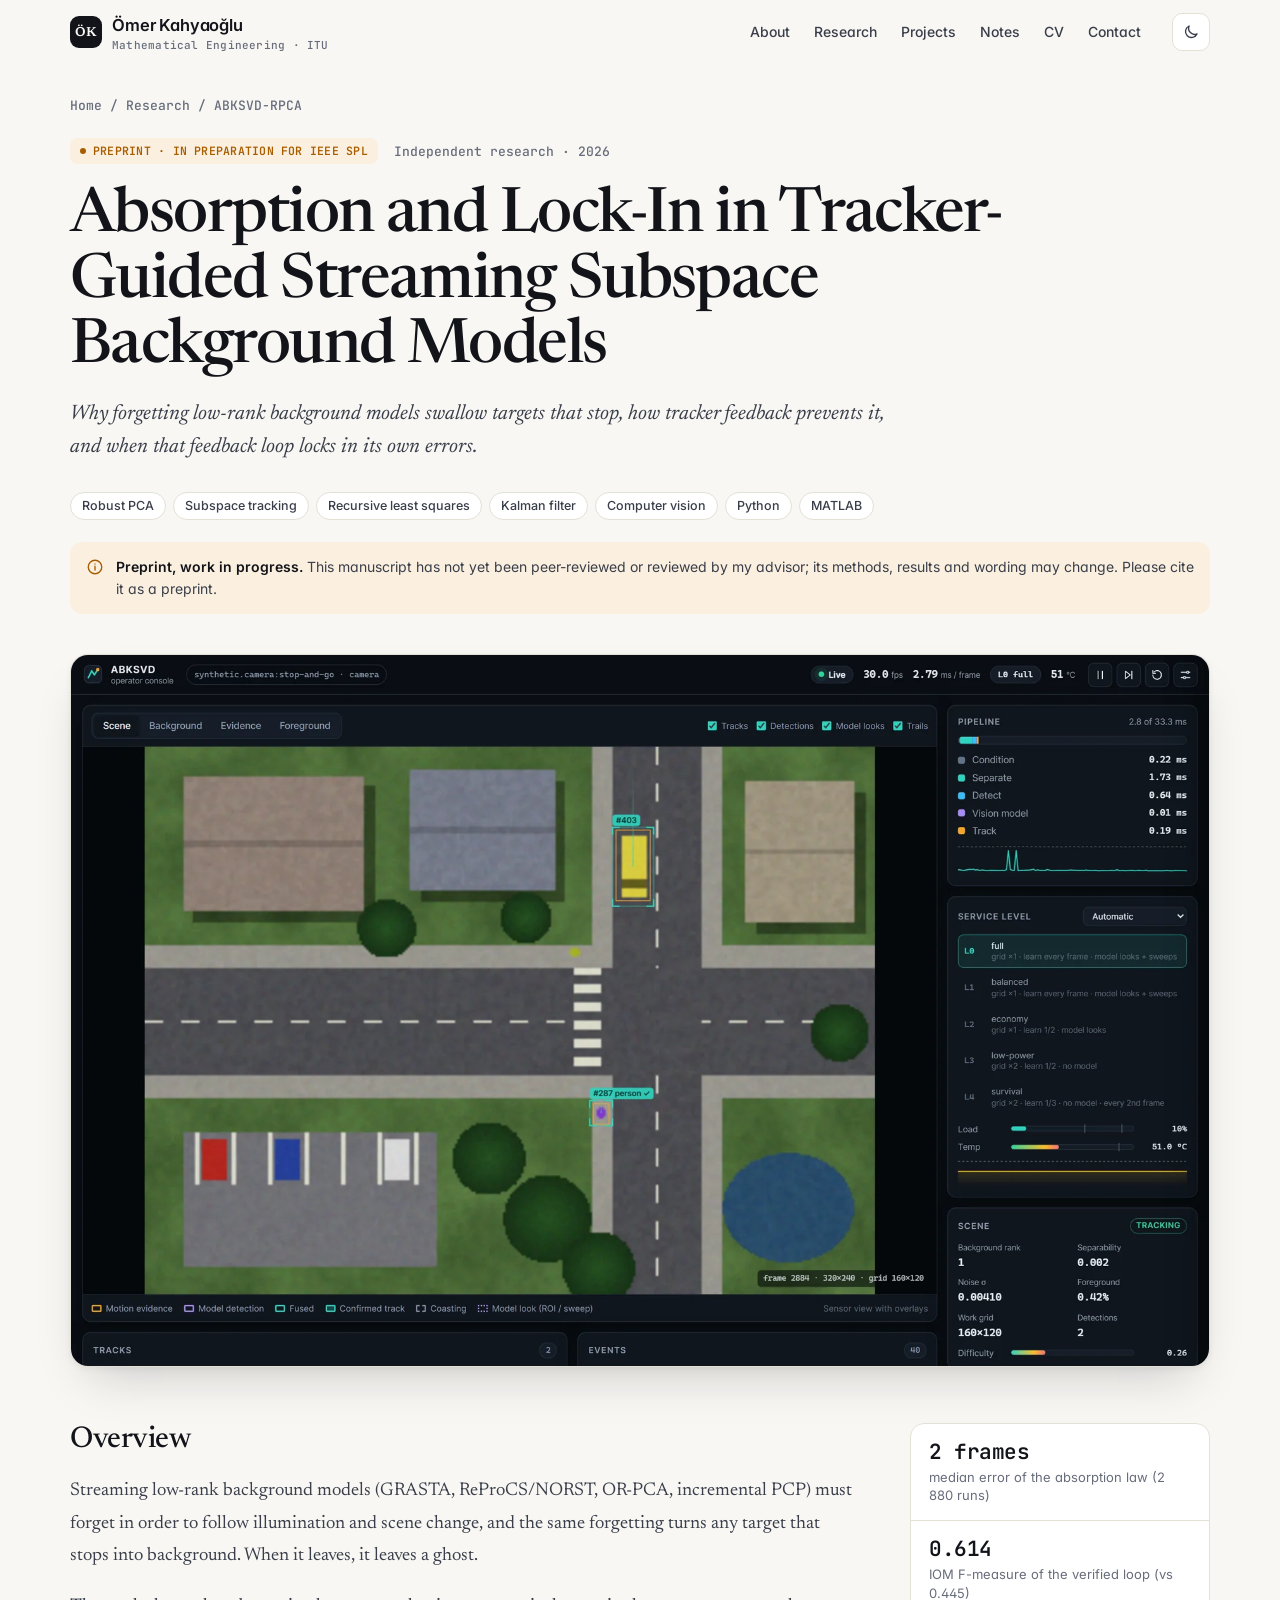
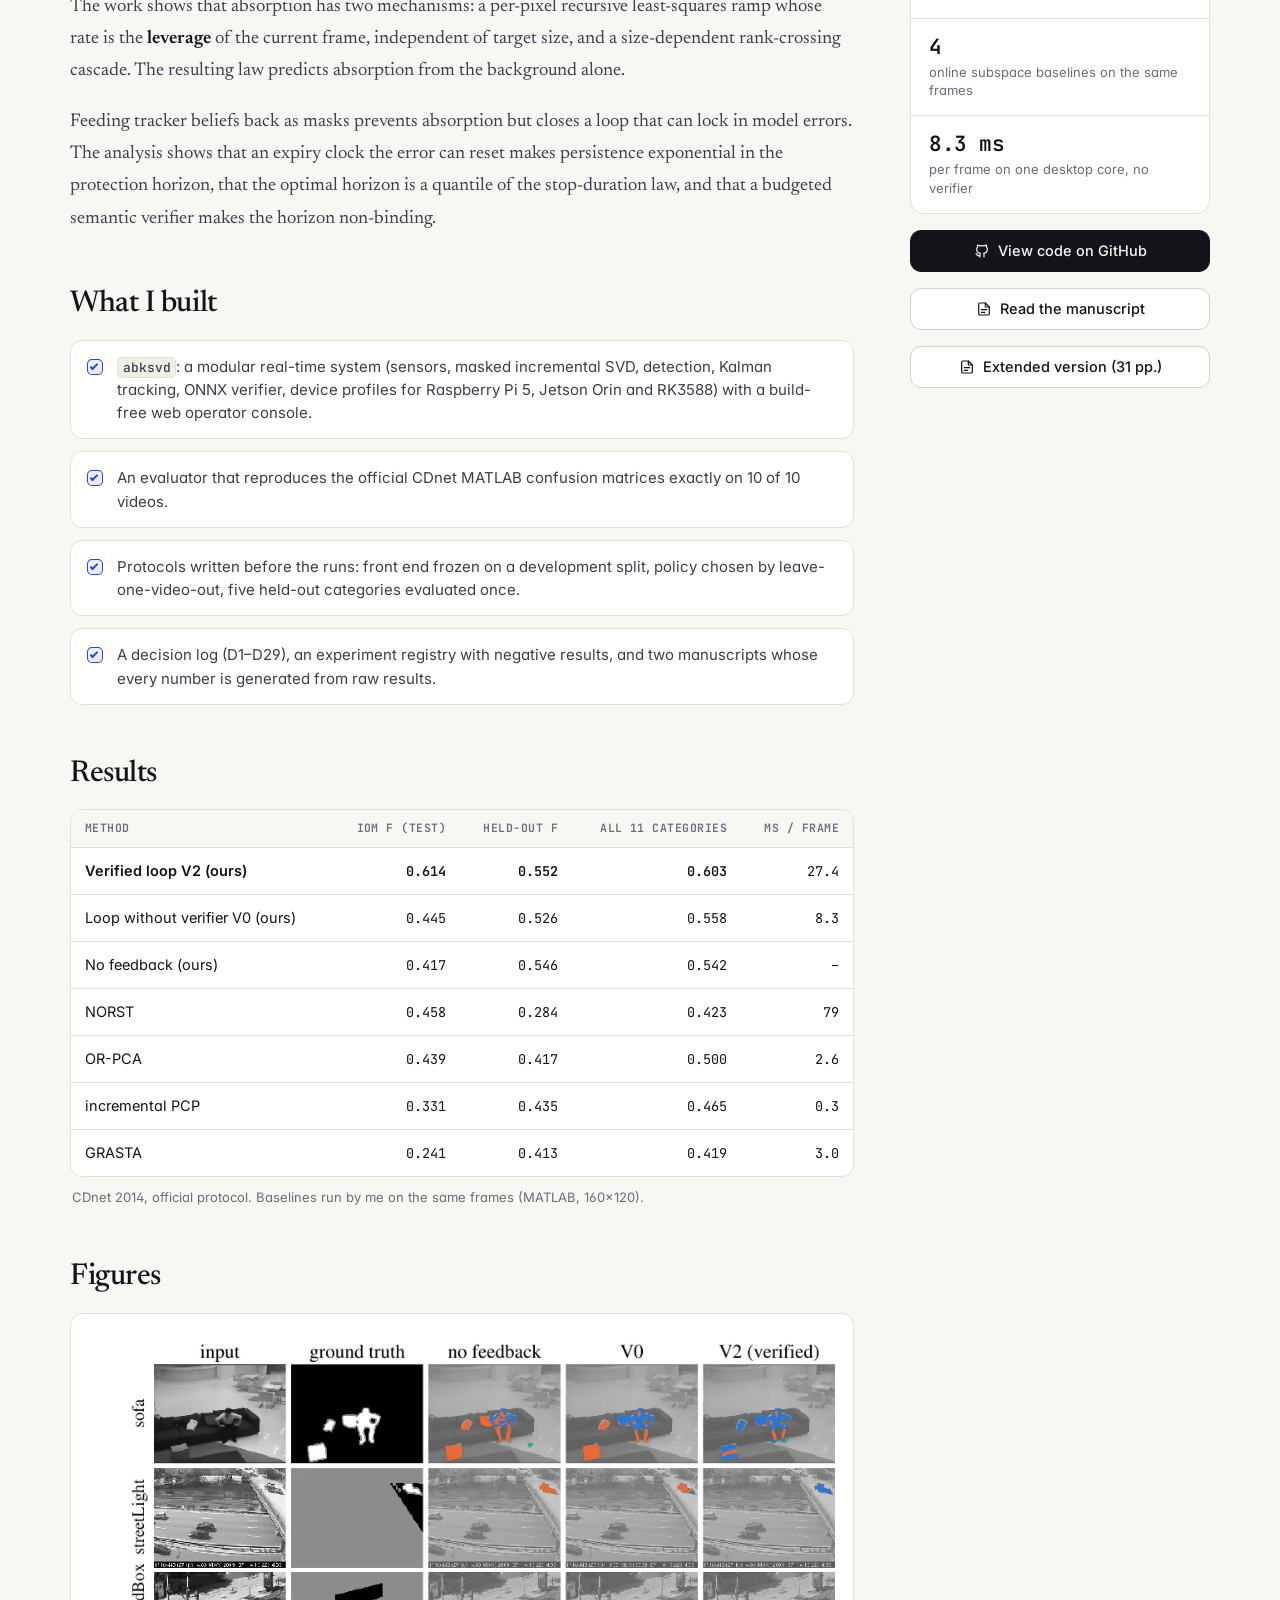
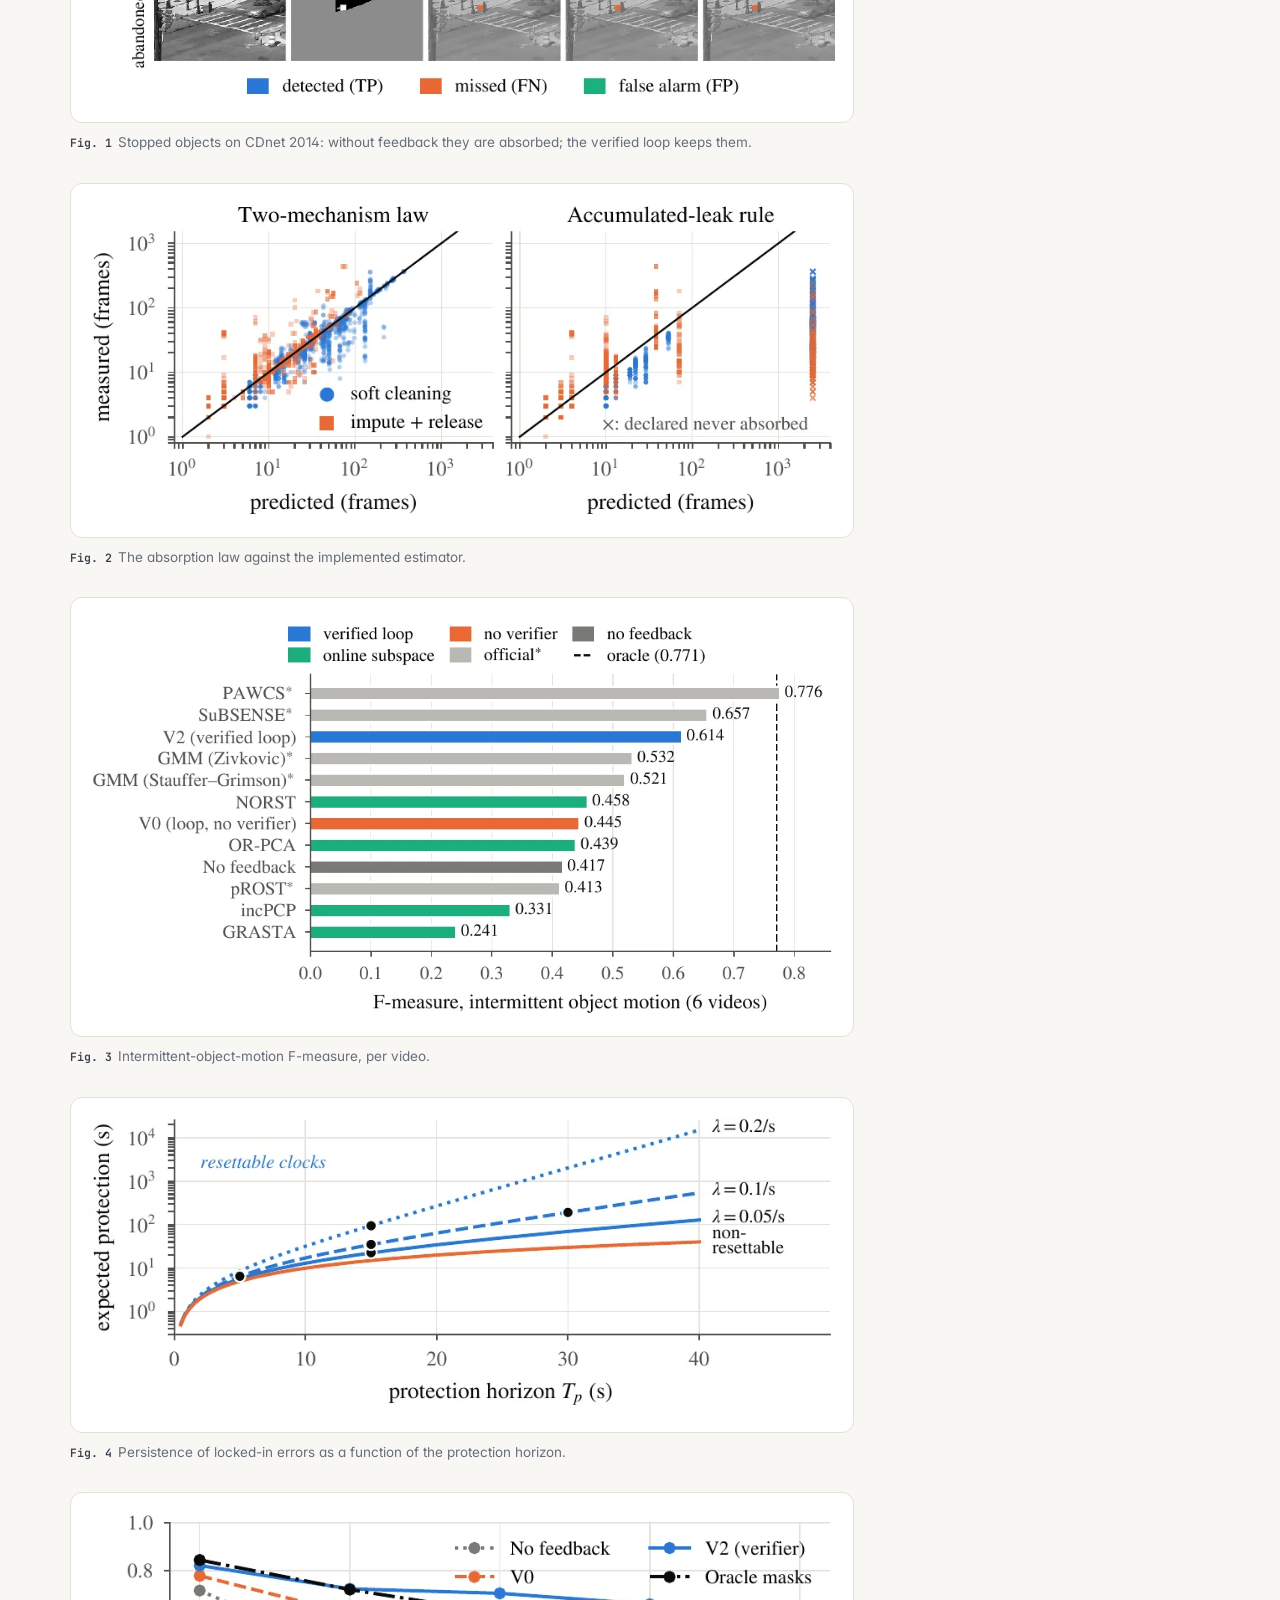
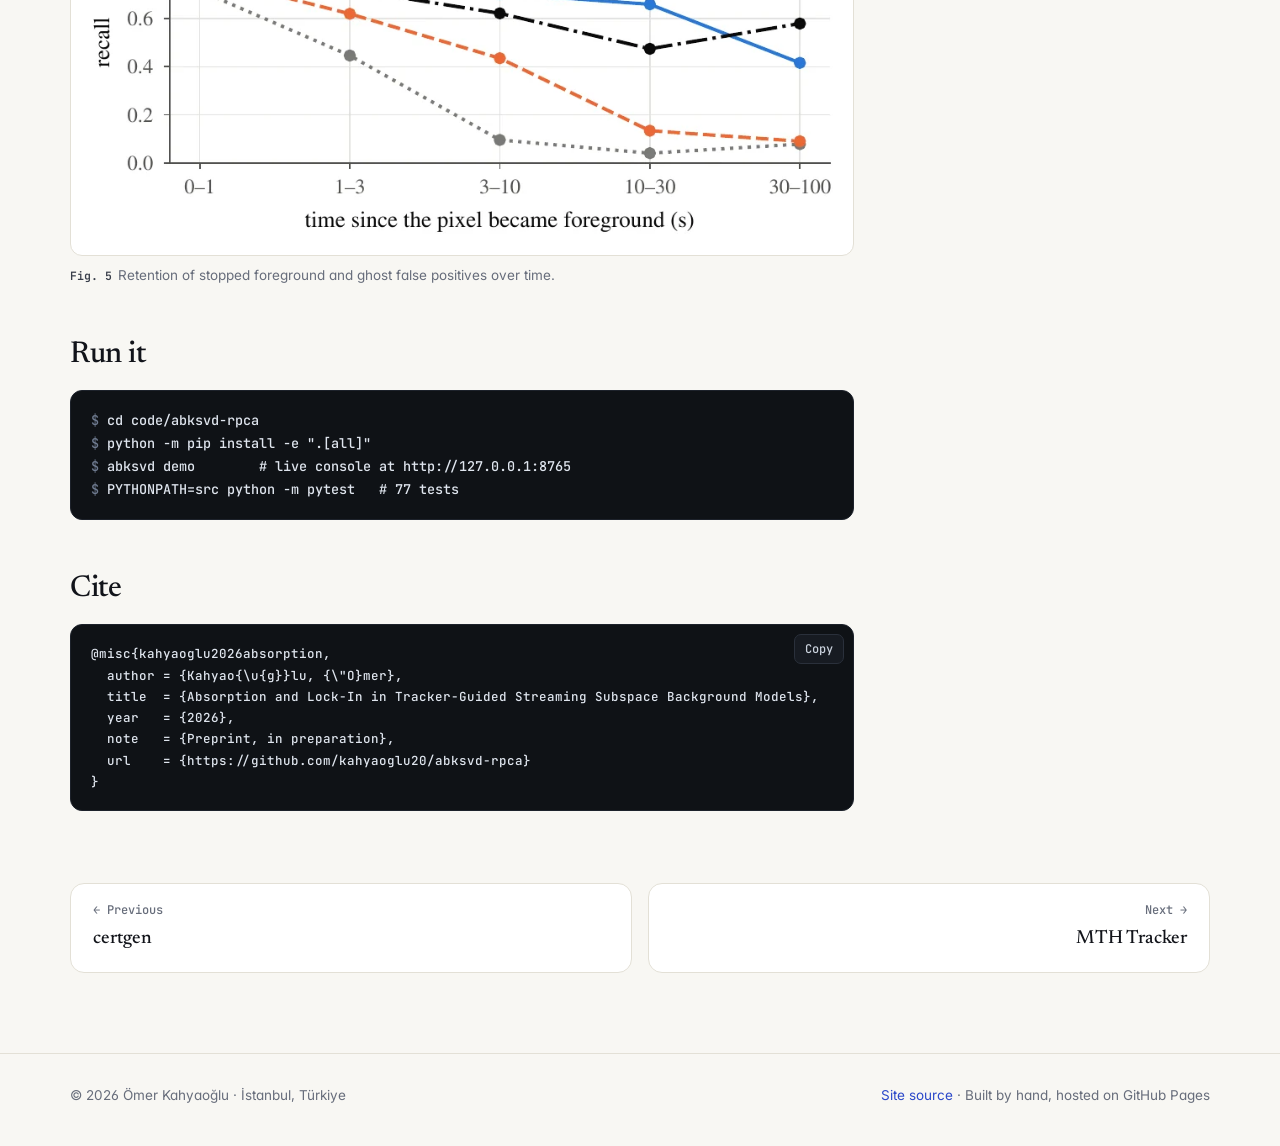
<file: projects/abksvd-rpca/index.html>
<!doctype html>
<html lang="en" class="no-js">
<head>
<meta charset="utf-8">
<meta name="viewport" content="width=device-width, initial-scale=1">
<title>ABKSVD-RPCA — Ömer Kahyaoğlu</title>
<meta name="description" content="An absorption law for forgetting subspace models, a closed-loop analysis of tracker feedback, and a pre-registered CDnet 2014 evaluation with four online RPCA baselines, shipped with a real-time operator console.">
<meta name="author" content="Ömer Kahyaoğlu">
<link rel="canonical" href="https://kahyaoglu20.github.io/projects/abksvd-rpca/">
<meta property="og:type" content="website">
<meta property="og:title" content="ABKSVD-RPCA — Ömer Kahyaoğlu">
<meta property="og:description" content="An absorption law for forgetting subspace models, a closed-loop analysis of tracker feedback, and a pre-registered CDnet 2014 evaluation with four online RPCA baselines, shipped with a real-time operator console.">
<meta property="og:url" content="https://kahyaoglu20.github.io/projects/abksvd-rpca/">
<meta property="og:image" content="https://kahyaoglu20.github.io/assets/img/abksvd-rpca/console.webp">
<meta name="twitter:card" content="summary_large_image">
<meta name="theme-color" content="#f8f7f3" media="(prefers-color-scheme: light)">
<meta name="theme-color" content="#0c0e12" media="(prefers-color-scheme: dark)">
<link rel="icon" href="../../favicon.svg" type="image/svg+xml">
<link rel="preconnect" href="https://fonts.googleapis.com">
<link rel="preconnect" href="https://fonts.gstatic.com" crossorigin>
<link rel="stylesheet" href="https://fonts.googleapis.com/css2?family=Inter:wght@400;500;600&family=JetBrains+Mono:wght@500;600&family=Newsreader:ital,opsz,wght@0,6..72,400;0,6..72,500;0,6..72,600;1,6..72,400;1,6..72,500&display=swap">
<link rel="stylesheet" href="../../assets/css/site.css">
<script>try{var t=localStorage.getItem("theme");if(t==="light"||t==="dark")document.documentElement.dataset.theme=t}catch(e){}</script>
<script type="application/ld+json">{"@context": "https://schema.org", "@type": "Person", "name": "Ömer Kahyaoğlu", "jobTitle": "Mathematical Engineering student", "url": "https://kahyaoglu20.github.io", "email": "mailto:math.kahyaoglu@gmail.com", "affiliation": {"@type": "CollegeOrUniversity", "name": "İstanbul Technical University"}, "sameAs": ["https://github.com/kahyaoglu20", "https://www.linkedin.com/in/omerkahyaoglu/", "https://www.instagram.com/omerkahyaoglu_/"]}</script>
</head>
<body>
<a class="skip" href="#main">Skip to content</a>
<header class="nav">
  <div class="wrap">
    <a class="brand" href="../../index.html#top" aria-label="Home">
      <span class="mono-mark">ÖK</span>
      <span>Ömer Kahyaoğlu<small>Mathematical Engineering · ITU</small></span>
    </a>
    <ul class="nav-links" id="nav-links"><li><a href="../../index.html#about">About</a></li><li><a href="../../index.html#research">Research</a></li><li><a href="../../index.html#projects">Projects</a></li><li><a href="../../index.html#notes">Notes</a></li><li><a href="../../index.html#cv">CV</a></li><li><a href="../../index.html#contact">Contact</a></li></ul>
    <button class="icon-btn theme-btn" type="button" aria-label="Toggle dark mode"><svg class="moon" viewBox="0 0 24 24" fill="none" stroke="currentColor" stroke-width="1.8" stroke-linecap="round" stroke-linejoin="round" aria-hidden="true"><path d="M20 14.5A8 8 0 0 1 9.5 4 8 8 0 1 0 20 14.5z"/></svg><svg class="sun" viewBox="0 0 24 24" fill="none" stroke="currentColor" stroke-width="1.8" stroke-linecap="round" stroke-linejoin="round" aria-hidden="true"><circle cx="12" cy="12" r="4"/><path d="M12 2v2M12 20v2M4.9 4.9l1.4 1.4M17.7 17.7l1.4 1.4M2 12h2M20 12h2M4.9 19.1l1.4-1.4M17.7 6.3l1.4-1.4"/></svg></button>
    <button class="icon-btn menu-btn" type="button" aria-label="Menu" aria-controls="nav-links" aria-expanded="false"><svg viewBox="0 0 24 24" fill="none" stroke="currentColor" stroke-width="1.8" stroke-linecap="round" stroke-linejoin="round" aria-hidden="true"><path d="M4 7h16M4 12h16M4 17h16"/></svg></button>
  </div>
</header>

<main id="main">
  <div class="wrap">
    <nav class="crumbs" aria-label="Breadcrumb"><a href="../../index.html">Home</a> / <a href="../../index.html#research">Research</a> / ABKSVD-RPCA</nav>
    <header class="p-head">
      <div class="meta"><span class="badge preprint">Preprint · in preparation for IEEE SPL</span><span class="ctx">Independent research · 2026</span></div>
      <h1>Absorption and Lock-In in Tracker-Guided Streaming Subspace Background Models</h1>
      <p class="sub">Why forgetting low-rank background models swallow targets that stop, how tracker feedback prevents it, and when that feedback loop locks in its own errors.</p>
      <div class="chips"><span class="chip">Robust PCA</span><span class="chip">Subspace tracking</span><span class="chip">Recursive least squares</span><span class="chip">Kalman filter</span><span class="chip">Computer vision</span><span class="chip">Python</span><span class="chip">MATLAB</span></div>
      <div class="notice"><svg viewBox="0 0 24 24" fill="none" stroke="currentColor" stroke-width="1.8" stroke-linecap="round" stroke-linejoin="round" aria-hidden="true"><circle cx="12" cy="12" r="9"/><path d="M12 11v5M12 8v.01"/></svg><span><strong>Preprint, work in progress.</strong> This manuscript has not yet been peer-reviewed or reviewed by my advisor; its methods, results and wording may change. Please cite it as a preprint.</span></div>
    </header>
    <div class="p-hero"><img src="../../assets/img/abksvd-rpca/console.webp" alt="The operator console: live scene, confirmed tracks and model verdicts, pipeline timing and service-level ladder."></div>
    <div class="p-body">
      <div>
        <section class="prose"><h2>Overview</h2><p>Streaming low-rank background models (GRASTA, ReProCS/NORST, OR-PCA, incremental PCP) must forget in order to follow illumination and scene change, and the same forgetting turns any target that stops into background. When it leaves, it leaves a ghost.</p><p>The work shows that absorption has two mechanisms: a per-pixel recursive least-squares ramp whose rate is the <strong>leverage</strong> of the current frame, independent of target size, and a size-dependent rank-crossing cascade. The resulting law predicts absorption from the background alone.</p><p>Feeding tracker beliefs back as masks prevents absorption but closes a loop that can lock in model errors. The analysis shows that an expiry clock the error can reset makes persistence exponential in the protection horizon, that the optimal horizon is a quantile of the stop-duration law, and that a budgeted semantic verifier makes the horizon non-binding.</p></section>
        <section><h2>What I built</h2><ul class="ticks"><li><code>abksvd</code>: a modular real-time system (sensors, masked incremental SVD, detection, Kalman tracking, ONNX verifier, device profiles for Raspberry Pi 5, Jetson Orin and RK3588) with a build-free web operator console.</li><li>An evaluator that reproduces the official CDnet MATLAB confusion matrices exactly on 10 of 10 videos.</li><li>Protocols written before the runs: front end frozen on a development split, policy chosen by leave-one-video-out, five held-out categories evaluated once.</li><li>A decision log (D1–D29), an experiment registry with negative results, and two manuscripts whose every number is generated from raw results.</li></ul></section>
        <section><h2>Results</h2><div class="table-wrap"><table><thead><tr><th>Method</th><th>IOM F (test)</th><th>Held-out F</th><th>All 11 categories</th><th>ms / frame</th></tr></thead><tbody><tr><td><strong>Verified loop V2 (ours)</strong></td><td><strong>0.614</strong></td><td><strong>0.552</strong></td><td><strong>0.603</strong></td><td>27.4</td></tr><tr><td>Loop without verifier V0 (ours)</td><td>0.445</td><td>0.526</td><td>0.558</td><td>8.3</td></tr><tr><td>No feedback (ours)</td><td>0.417</td><td>0.546</td><td>0.542</td><td>–</td></tr><tr><td>NORST</td><td>0.458</td><td>0.284</td><td>0.423</td><td>79</td></tr><tr><td>OR-PCA</td><td>0.439</td><td>0.417</td><td>0.500</td><td>2.6</td></tr><tr><td>incremental PCP</td><td>0.331</td><td>0.435</td><td>0.465</td><td>0.3</td></tr><tr><td>GRASTA</td><td>0.241</td><td>0.413</td><td>0.419</td><td>3.0</td></tr></tbody></table></div><p class="table-note">CDnet 2014, official protocol. Baselines run by me on the same frames (MATLAB, 160×120).</p></section>
        
        <section><h2>Figures</h2><div class="gallery"><figure class="reveal"><button type="button" data-zoom="../../assets/img/abksvd-rpca/qualitative_short.webp" data-caption="Stopped objects on CDnet 2014: without feedback they are absorbed; the verified loop keeps them." aria-label="Enlarge figure 1"><img src="../../assets/img/abksvd-rpca/qualitative_short.webp" alt="Stopped objects on CDnet 2014: without feedback they are absorbed; the verified loop keeps them." loading="lazy"></button><figcaption><b>Fig. 1</b>Stopped objects on CDnet 2014: without feedback they are absorbed; the verified loop keeps them.</figcaption></figure><figure class="reveal"><button type="button" data-zoom="../../assets/img/abksvd-rpca/absorption.webp" data-caption="The absorption law against the implemented estimator." aria-label="Enlarge figure 2"><img src="../../assets/img/abksvd-rpca/absorption.webp" alt="The absorption law against the implemented estimator." loading="lazy"></button><figcaption><b>Fig. 2</b>The absorption law against the implemented estimator.</figcaption></figure><figure class="reveal"><button type="button" data-zoom="../../assets/img/abksvd-rpca/iom_bars.webp" data-caption="Intermittent-object-motion F-measure, per video." aria-label="Enlarge figure 3"><img src="../../assets/img/abksvd-rpca/iom_bars.webp" alt="Intermittent-object-motion F-measure, per video." loading="lazy"></button><figcaption><b>Fig. 3</b>Intermittent-object-motion F-measure, per video.</figcaption></figure><figure class="reveal"><button type="button" data-zoom="../../assets/img/abksvd-rpca/persistence.webp" data-caption="Persistence of locked-in errors as a function of the protection horizon." aria-label="Enlarge figure 4"><img src="../../assets/img/abksvd-rpca/persistence.webp" alt="Persistence of locked-in errors as a function of the protection horizon." loading="lazy"></button><figcaption><b>Fig. 4</b>Persistence of locked-in errors as a function of the protection horizon.</figcaption></figure><figure class="reveal"><button type="button" data-zoom="../../assets/img/abksvd-rpca/retention.webp" data-caption="Retention of stopped foreground and ghost false positives over time." aria-label="Enlarge figure 5"><img src="../../assets/img/abksvd-rpca/retention.webp" alt="Retention of stopped foreground and ghost false positives over time." loading="lazy"></button><figcaption><b>Fig. 5</b>Retention of stopped foreground and ghost false positives over time.</figcaption></figure></div></section>
        <section><h2>Run it</h2><pre class="code"><span class="p">$ </span>cd code/abksvd-rpca
<span class="p">$ </span>python -m pip install -e &quot;.[all]&quot;
<span class="p">$ </span>abksvd demo        # live console at http://127.0.0.1:8765
<span class="p">$ </span>PYTHONPATH=src python -m pytest   # 77 tests
</pre></section>
        <section><h2>Cite</h2><div class="cite"><button class="copy" type="button" data-copy="bib-abksvd-rpca">Copy</button><pre class="code" id="bib-abksvd-rpca">@misc{kahyaoglu2026absorption,
  author = {Kahyao{\u{g}}lu, {\&quot;O}mer},
  title  = {Absorption and Lock-In in Tracker-Guided Streaming Subspace Background Models},
  year   = {2026},
  note   = {Preprint, in preparation},
  url    = {https://github.com/kahyaoglu20/abksvd-rpca}
}</pre></div></section>
      </div>
      <aside class="p-aside">
        <div class="metric-list"><div><b>2 frames</b><span>median error of the absorption law (2 880 runs)</span></div><div><b>0.614</b><span>IOM F-measure of the verified loop (vs 0.445)</span></div><div><b>4</b><span>online subspace baselines on the same frames</span></div><div><b>8.3 ms</b><span>per frame on one desktop core, no verifier</span></div></div>
        <a class="btn primary" href="https://github.com/kahyaoglu20/abksvd-rpca"><svg viewBox="0 0 24 24" fill="none" stroke="currentColor" stroke-width="1.8" stroke-linecap="round" stroke-linejoin="round" aria-hidden="true"><path d="M9 19c-4.3 1.4-4.3-2.5-6-3m12 5v-3.5c0-1 .1-1.4-.5-2 2.8-.3 5.5-1.4 5.5-6a4.6 4.6 0 0 0-1.3-3.2 4.2 4.2 0 0 0-.1-3.2s-1.1-.3-3.5 1.3a12.3 12.3 0 0 0-6.2 0C6.5 2.8 5.4 3.1 5.4 3.1a4.2 4.2 0 0 0-.1 3.2A4.6 4.6 0 0 0 4 9.5c0 4.6 2.7 5.7 5.5 6-.6.6-.6 1.2-.5 2V21"/></svg> View code on GitHub</a><a class="btn" href="../../assets/papers/kahyaoglu-abksvd-letter-preprint.pdf"><svg viewBox="0 0 24 24" fill="none" stroke="currentColor" stroke-width="1.8" stroke-linecap="round" stroke-linejoin="round" aria-hidden="true"><path d="M14 3H6a2 2 0 0 0-2 2v14a2 2 0 0 0 2 2h12a2 2 0 0 0 2-2V9z"/><path d="M14 3v6h6M8 13h8M8 17h5"/></svg> Read the manuscript</a><a class="btn" href="../../assets/papers/kahyaoglu-abksvd-extended-preprint.pdf"><svg viewBox="0 0 24 24" fill="none" stroke="currentColor" stroke-width="1.8" stroke-linecap="round" stroke-linejoin="round" aria-hidden="true"><path d="M14 3H6a2 2 0 0 0-2 2v14a2 2 0 0 0 2 2h12a2 2 0 0 0 2-2V9z"/><path d="M14 3v6h6M8 13h8M8 17h5"/></svg> Extended version (31 pp.)</a>
        
      </aside>
    </div>
    <nav class="pn" aria-label="More projects"><a href="../../projects/certgen/"><span>← Previous</span><b>certgen</b></a><a class="next" href="../../projects/mth-tracker/"><span>Next →</span><b>MTH Tracker</b></a></nav>
  </div>
</main>
<footer class="site">
  <div class="wrap">
    <span>© 2026 Ömer Kahyaoğlu · İstanbul, Türkiye</span>
    <span><a href="https://github.com/kahyaoglu20/kahyaoglu20.github.io">Site source</a> · Built by hand, hosted on GitHub Pages</span>
  </div>
</footer>
<script src="../../assets/js/site.js" defer></script>
</body>
</html>
</file>
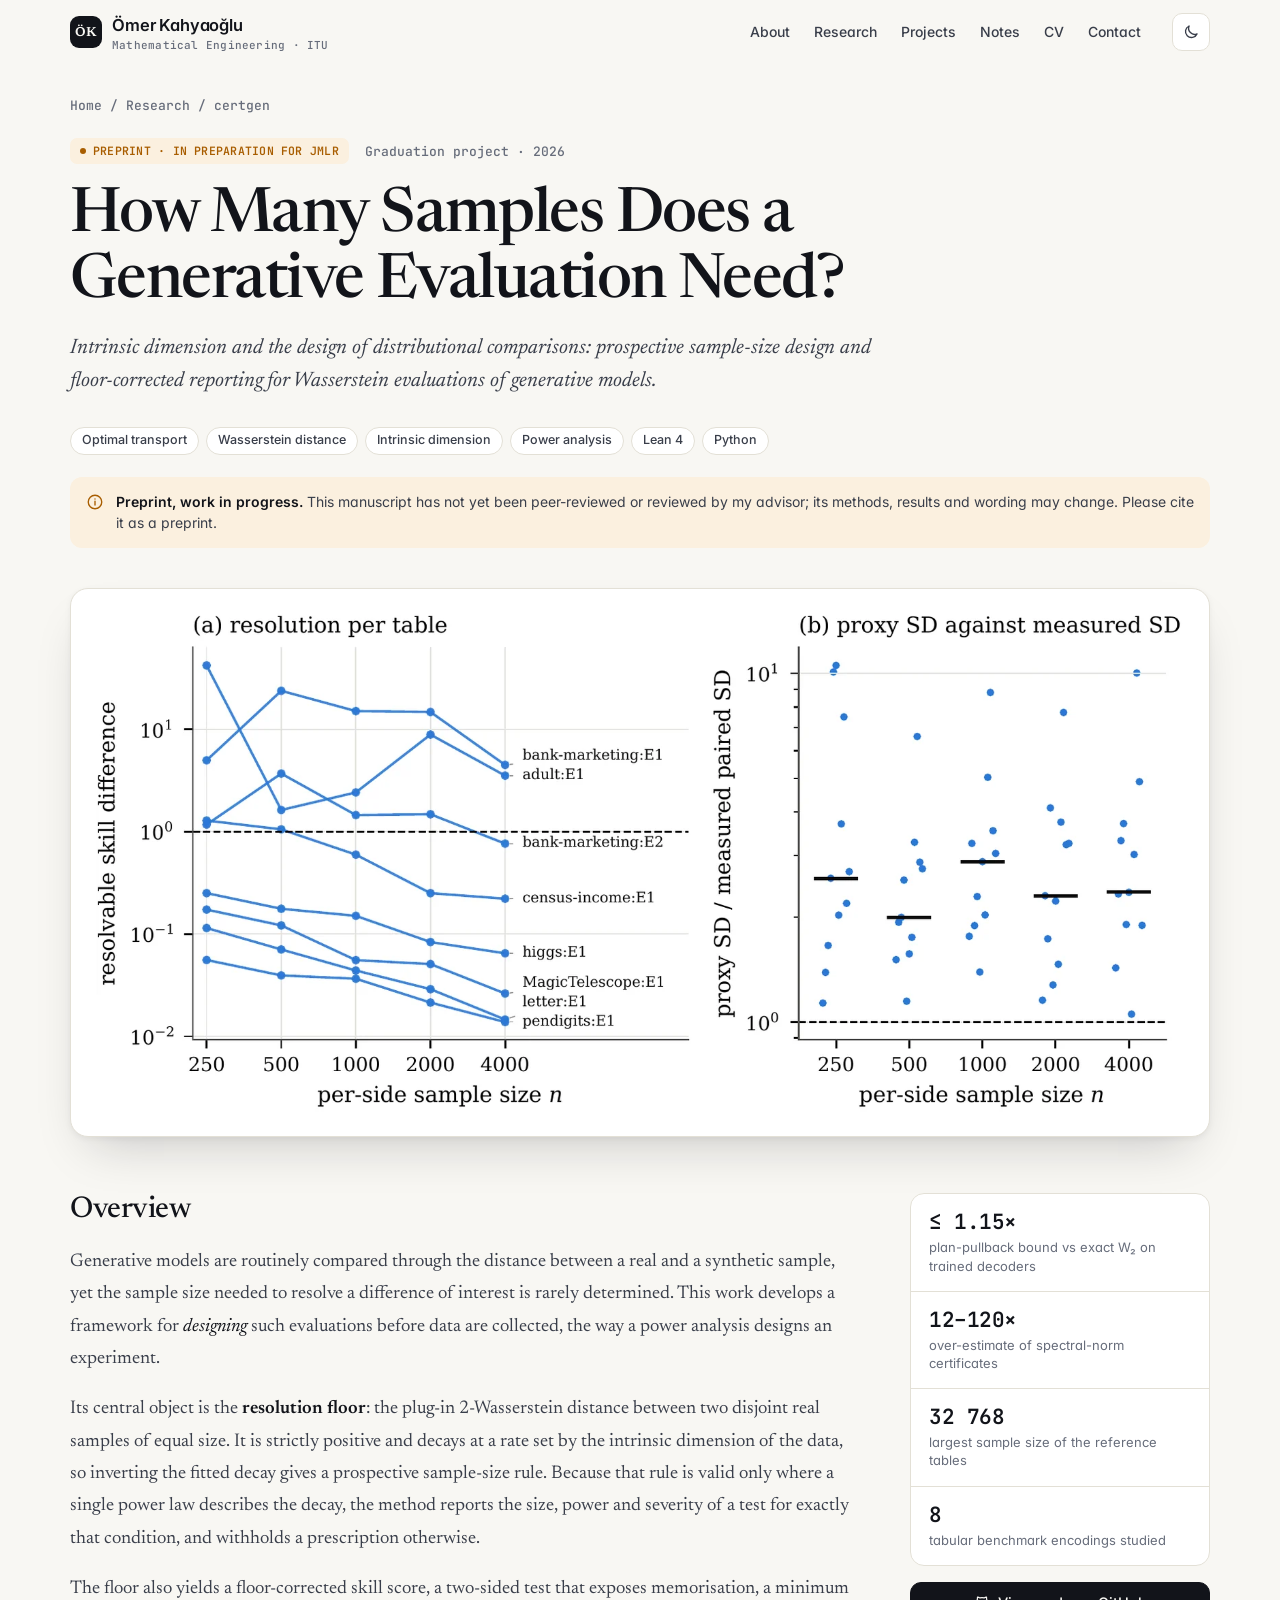
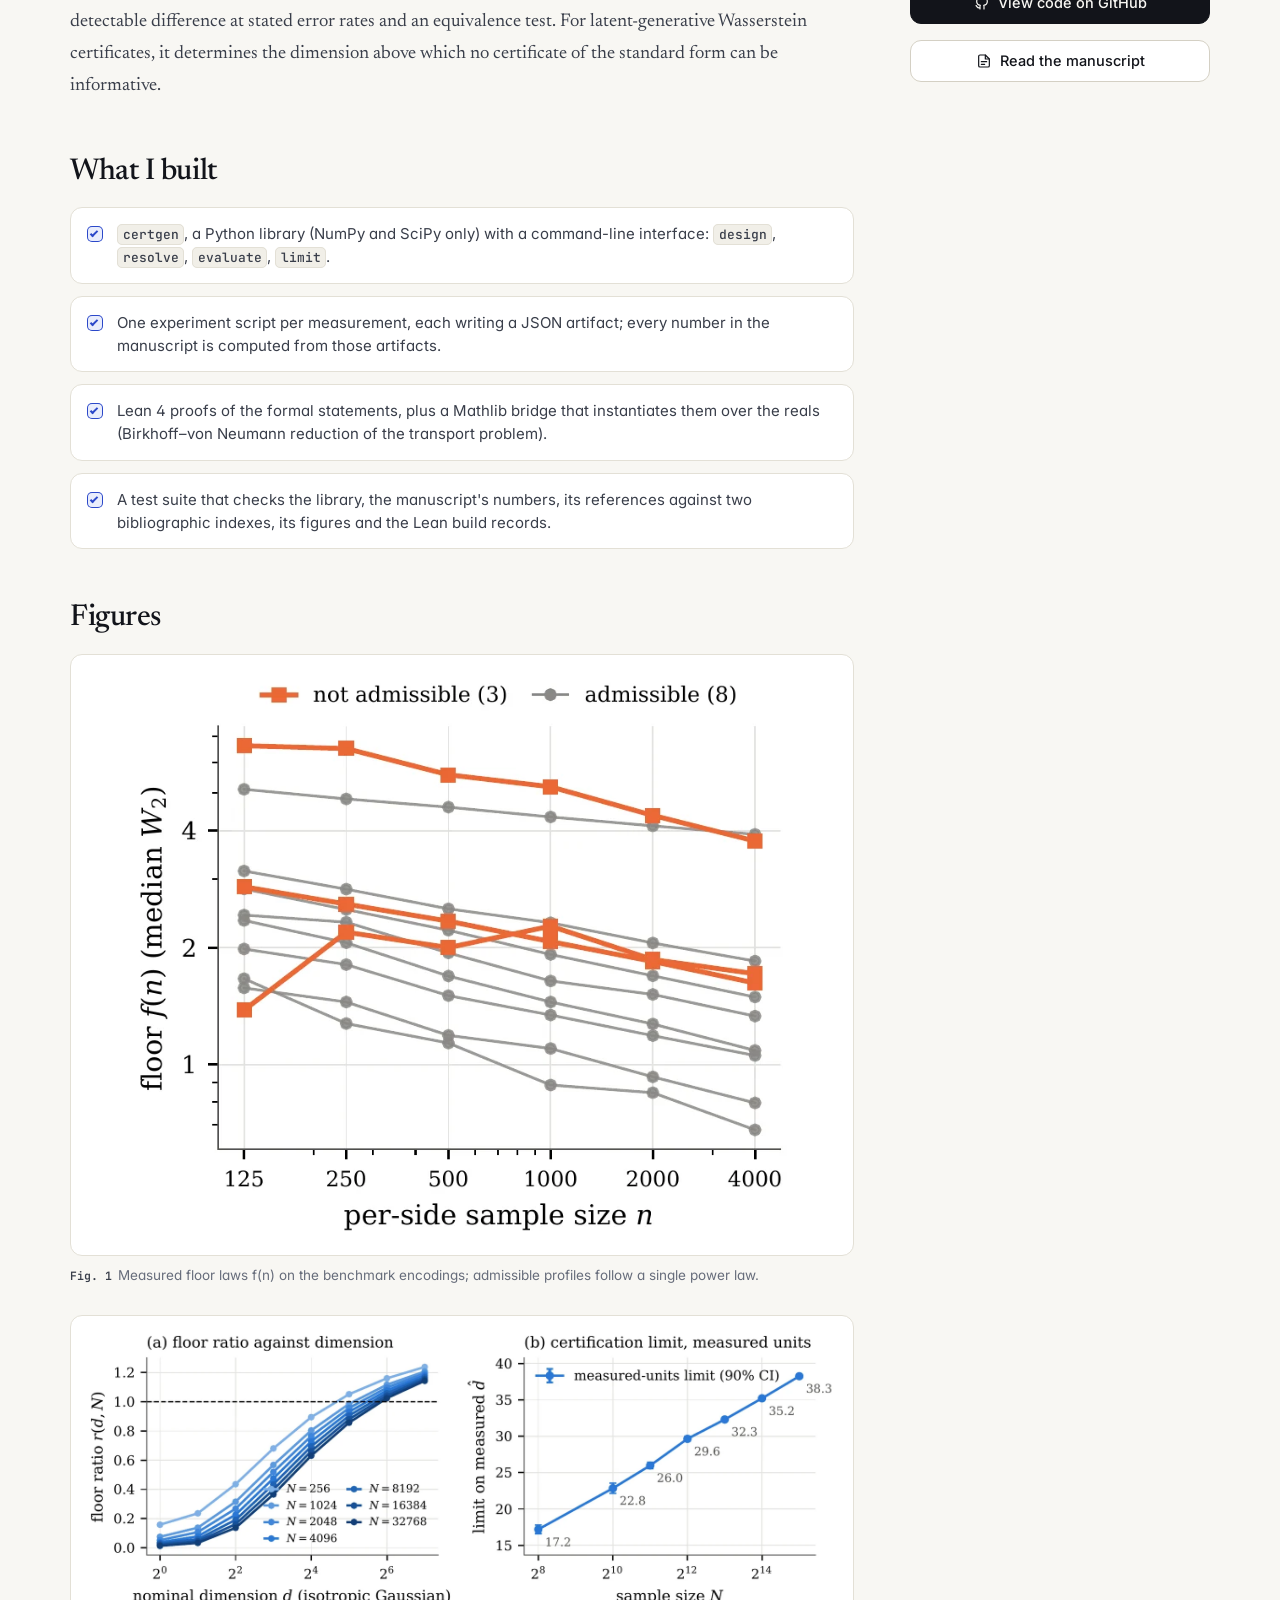
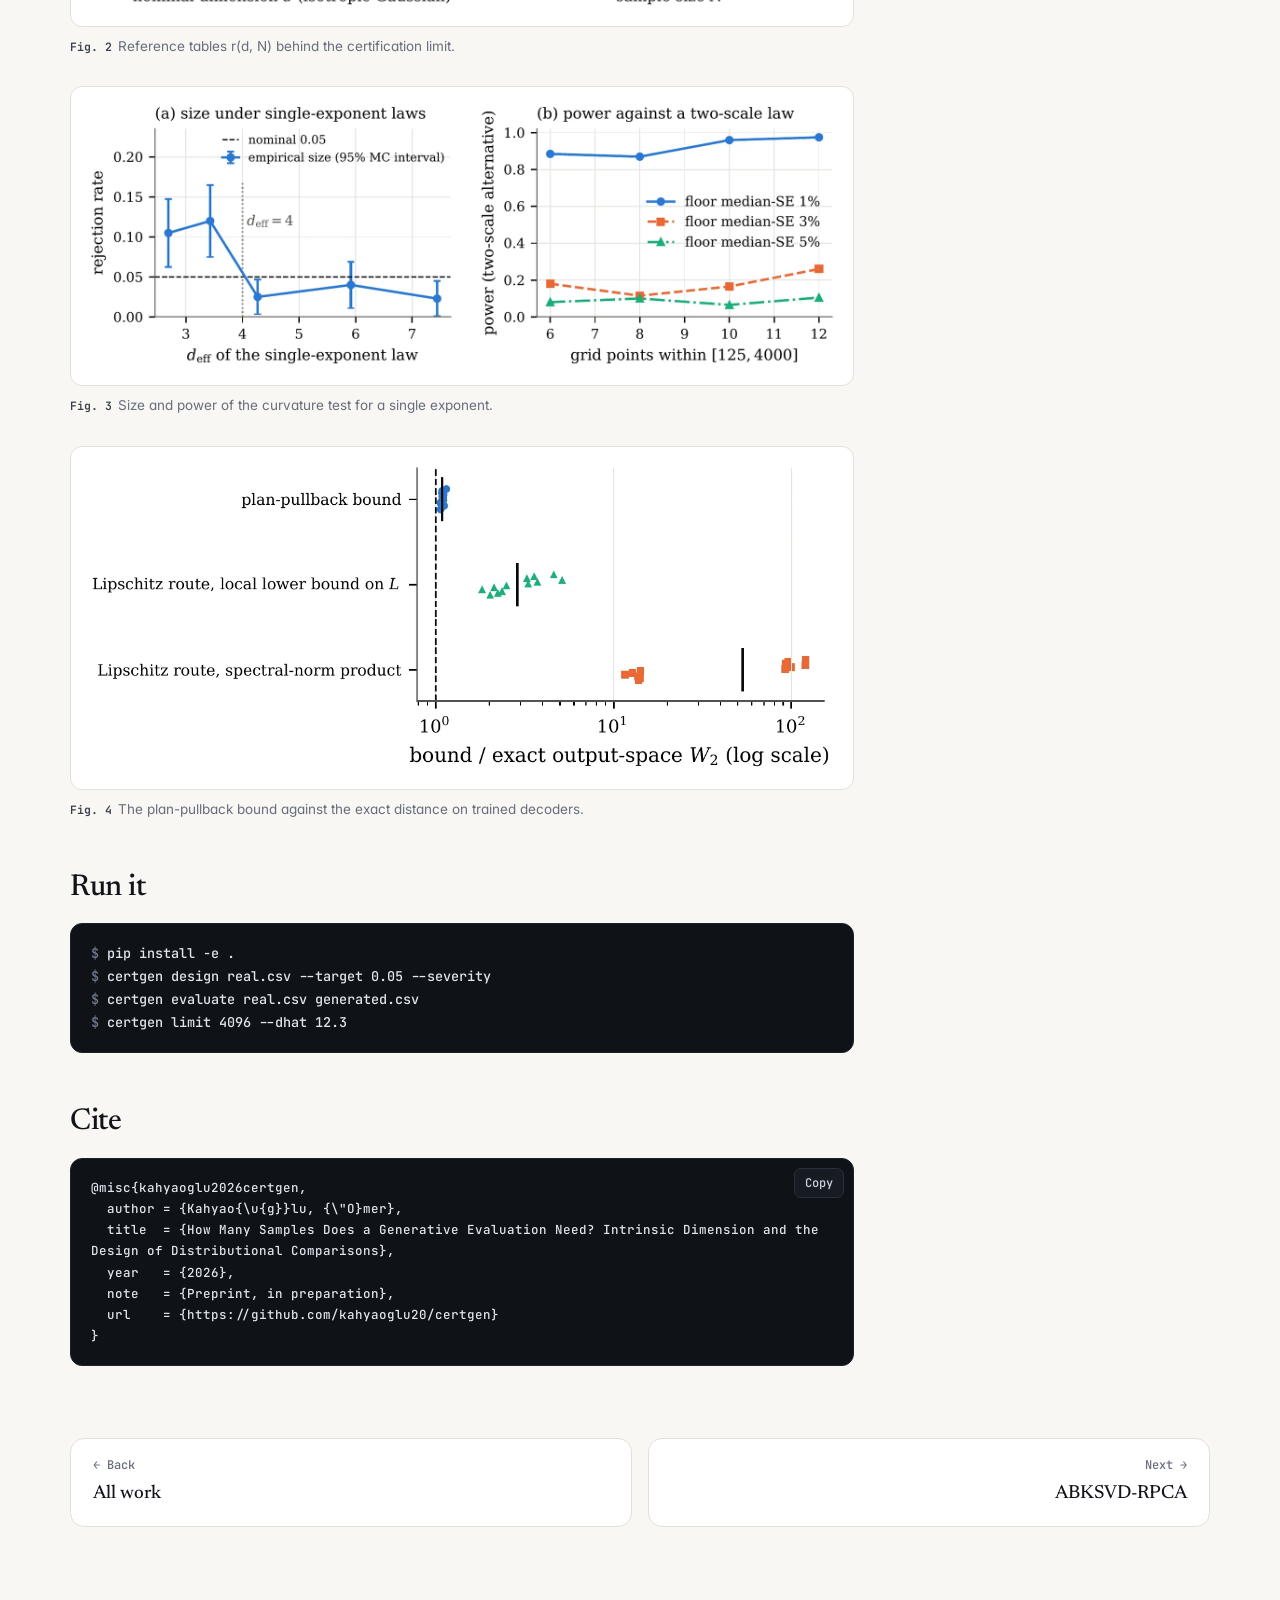
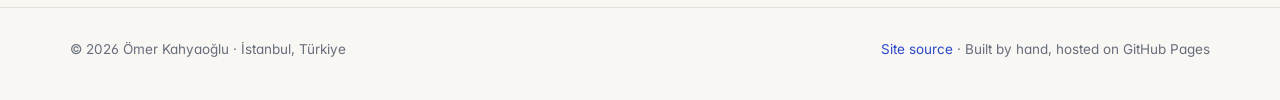
<file: projects/certgen/index.html>
<!doctype html>
<html lang="en" class="no-js">
<head>
<meta charset="utf-8">
<meta name="viewport" content="width=device-width, initial-scale=1">
<title>certgen — Ömer Kahyaoğlu</title>
<meta name="description" content="Two independent real samples are already at a positive W₂ distance. certgen measures this resolution floor before any model is trained and turns it into a sample-size rule, a floor-corrected skill score and a certification limit.">
<meta name="author" content="Ömer Kahyaoğlu">
<link rel="canonical" href="https://kahyaoglu20.github.io/projects/certgen/">
<meta property="og:type" content="website">
<meta property="og:title" content="certgen — Ömer Kahyaoğlu">
<meta property="og:description" content="Two independent real samples are already at a positive W₂ distance. certgen measures this resolution floor before any model is trained and turns it into a sample-size rule, a floor-corrected skill score and a certification limit.">
<meta property="og:url" content="https://kahyaoglu20.github.io/projects/certgen/">
<meta property="og:image" content="https://kahyaoglu20.github.io/assets/img/certgen/resolution_atlas.webp">
<meta name="twitter:card" content="summary_large_image">
<meta name="theme-color" content="#f8f7f3" media="(prefers-color-scheme: light)">
<meta name="theme-color" content="#0c0e12" media="(prefers-color-scheme: dark)">
<link rel="icon" href="../../favicon.svg" type="image/svg+xml">
<link rel="preconnect" href="https://fonts.googleapis.com">
<link rel="preconnect" href="https://fonts.gstatic.com" crossorigin>
<link rel="stylesheet" href="https://fonts.googleapis.com/css2?family=Inter:wght@400;500;600&family=JetBrains+Mono:wght@500;600&family=Newsreader:ital,opsz,wght@0,6..72,400;0,6..72,500;0,6..72,600;1,6..72,400;1,6..72,500&display=swap">
<link rel="stylesheet" href="../../assets/css/site.css">
<script>try{var t=localStorage.getItem("theme");if(t==="light"||t==="dark")document.documentElement.dataset.theme=t}catch(e){}</script>
<script type="application/ld+json">{"@context": "https://schema.org", "@type": "Person", "name": "Ömer Kahyaoğlu", "jobTitle": "Mathematical Engineering student", "url": "https://kahyaoglu20.github.io", "email": "mailto:math.kahyaoglu@gmail.com", "affiliation": {"@type": "CollegeOrUniversity", "name": "İstanbul Technical University"}, "sameAs": ["https://github.com/kahyaoglu20", "https://www.linkedin.com/in/omerkahyaoglu/", "https://www.instagram.com/omerkahyaoglu_/"]}</script>
</head>
<body>
<a class="skip" href="#main">Skip to content</a>
<header class="nav">
  <div class="wrap">
    <a class="brand" href="../../index.html#top" aria-label="Home">
      <span class="mono-mark">ÖK</span>
      <span>Ömer Kahyaoğlu<small>Mathematical Engineering · ITU</small></span>
    </a>
    <ul class="nav-links" id="nav-links"><li><a href="../../index.html#about">About</a></li><li><a href="../../index.html#research">Research</a></li><li><a href="../../index.html#projects">Projects</a></li><li><a href="../../index.html#notes">Notes</a></li><li><a href="../../index.html#cv">CV</a></li><li><a href="../../index.html#contact">Contact</a></li></ul>
    <button class="icon-btn theme-btn" type="button" aria-label="Toggle dark mode"><svg class="moon" viewBox="0 0 24 24" fill="none" stroke="currentColor" stroke-width="1.8" stroke-linecap="round" stroke-linejoin="round" aria-hidden="true"><path d="M20 14.5A8 8 0 0 1 9.5 4 8 8 0 1 0 20 14.5z"/></svg><svg class="sun" viewBox="0 0 24 24" fill="none" stroke="currentColor" stroke-width="1.8" stroke-linecap="round" stroke-linejoin="round" aria-hidden="true"><circle cx="12" cy="12" r="4"/><path d="M12 2v2M12 20v2M4.9 4.9l1.4 1.4M17.7 17.7l1.4 1.4M2 12h2M20 12h2M4.9 19.1l1.4-1.4M17.7 6.3l1.4-1.4"/></svg></button>
    <button class="icon-btn menu-btn" type="button" aria-label="Menu" aria-controls="nav-links" aria-expanded="false"><svg viewBox="0 0 24 24" fill="none" stroke="currentColor" stroke-width="1.8" stroke-linecap="round" stroke-linejoin="round" aria-hidden="true"><path d="M4 7h16M4 12h16M4 17h16"/></svg></button>
  </div>
</header>

<main id="main">
  <div class="wrap">
    <nav class="crumbs" aria-label="Breadcrumb"><a href="../../index.html">Home</a> / <a href="../../index.html#research">Research</a> / certgen</nav>
    <header class="p-head">
      <div class="meta"><span class="badge preprint">Preprint · in preparation for JMLR</span><span class="ctx">Graduation project · 2026</span></div>
      <h1>How Many Samples Does a Generative Evaluation Need?</h1>
      <p class="sub">Intrinsic dimension and the design of distributional comparisons: prospective sample-size design and floor-corrected reporting for Wasserstein evaluations of generative models.</p>
      <div class="chips"><span class="chip">Optimal transport</span><span class="chip">Wasserstein distance</span><span class="chip">Intrinsic dimension</span><span class="chip">Power analysis</span><span class="chip">Lean 4</span><span class="chip">Python</span></div>
      <div class="notice"><svg viewBox="0 0 24 24" fill="none" stroke="currentColor" stroke-width="1.8" stroke-linecap="round" stroke-linejoin="round" aria-hidden="true"><circle cx="12" cy="12" r="9"/><path d="M12 11v5M12 8v.01"/></svg><span><strong>Preprint, work in progress.</strong> This manuscript has not yet been peer-reviewed or reviewed by my advisor; its methods, results and wording may change. Please cite it as a preprint.</span></div>
    </header>
    <div class="p-hero pad"><img src="../../assets/img/certgen/resolution_atlas.webp" alt="Resolution atlas: what an evaluation can resolve at each sample size."></div>
    <div class="p-body">
      <div>
        <section class="prose"><h2>Overview</h2><p>Generative models are routinely compared through the distance between a real and a synthetic sample, yet the sample size needed to resolve a difference of interest is rarely determined. This work develops a framework for <em>designing</em> such evaluations before data are collected, the way a power analysis designs an experiment.</p><p>Its central object is the <strong>resolution floor</strong>: the plug-in 2-Wasserstein distance between two disjoint real samples of equal size. It is strictly positive and decays at a rate set by the intrinsic dimension of the data, so inverting the fitted decay gives a prospective sample-size rule. Because that rule is valid only where a single power law describes the decay, the method reports the size, power and severity of a test for exactly that condition, and withholds a prescription otherwise.</p><p>The floor also yields a floor-corrected skill score, a two-sided test that exposes memorisation, a minimum detectable difference at stated error rates and an equivalence test. For latent-generative Wasserstein certificates, it determines the dimension above which no certificate of the standard form can be informative.</p></section>
        <section><h2>What I built</h2><ul class="ticks"><li><code>certgen</code>, a Python library (NumPy and SciPy only) with a command-line interface: <code>design</code>, <code>resolve</code>, <code>evaluate</code>, <code>limit</code>.</li><li>One experiment script per measurement, each writing a JSON artifact; every number in the manuscript is computed from those artifacts.</li><li>Lean 4 proofs of the formal statements, plus a Mathlib bridge that instantiates them over the reals (Birkhoff–von Neumann reduction of the transport problem).</li><li>A test suite that checks the library, the manuscript's numbers, its references against two bibliographic indexes, its figures and the Lean build records.</li></ul></section>
        
        
        <section><h2>Figures</h2><div class="gallery"><figure class="reveal"><button type="button" data-zoom="../../assets/img/certgen/floor_laws.webp" data-caption="Measured floor laws f(n) on the benchmark encodings; admissible profiles follow a single power law." aria-label="Enlarge figure 1"><img src="../../assets/img/certgen/floor_laws.webp" alt="Measured floor laws f(n) on the benchmark encodings; admissible profiles follow a single power law." loading="lazy"></button><figcaption><b>Fig. 1</b>Measured floor laws f(n) on the benchmark encodings; admissible profiles follow a single power law.</figcaption></figure><figure class="reveal"><button type="button" data-zoom="../../assets/img/certgen/reference_tables.webp" data-caption="Reference tables r(d, N) behind the certification limit." aria-label="Enlarge figure 2"><img src="../../assets/img/certgen/reference_tables.webp" alt="Reference tables r(d, N) behind the certification limit." loading="lazy"></button><figcaption><b>Fig. 2</b>Reference tables r(d, N) behind the certification limit.</figcaption></figure><figure class="reveal"><button type="button" data-zoom="../../assets/img/certgen/curvature_test.webp" data-caption="Size and power of the curvature test for a single exponent." aria-label="Enlarge figure 3"><img src="../../assets/img/certgen/curvature_test.webp" alt="Size and power of the curvature test for a single exponent." loading="lazy"></button><figcaption><b>Fig. 3</b>Size and power of the curvature test for a single exponent.</figcaption></figure><figure class="reveal"><button type="button" data-zoom="../../assets/img/certgen/plan_pullback.webp" data-caption="The plan-pullback bound against the exact distance on trained decoders." aria-label="Enlarge figure 4"><img src="../../assets/img/certgen/plan_pullback.webp" alt="The plan-pullback bound against the exact distance on trained decoders." loading="lazy"></button><figcaption><b>Fig. 4</b>The plan-pullback bound against the exact distance on trained decoders.</figcaption></figure></div></section>
        <section><h2>Run it</h2><pre class="code"><span class="p">$ </span>pip install -e .
<span class="p">$ </span>certgen design real.csv --target 0.05 --severity
<span class="p">$ </span>certgen evaluate real.csv generated.csv
<span class="p">$ </span>certgen limit 4096 --dhat 12.3
</pre></section>
        <section><h2>Cite</h2><div class="cite"><button class="copy" type="button" data-copy="bib-certgen">Copy</button><pre class="code" id="bib-certgen">@misc{kahyaoglu2026certgen,
  author = {Kahyao{\u{g}}lu, {\&quot;O}mer},
  title  = {How Many Samples Does a Generative Evaluation Need? Intrinsic Dimension and the Design of Distributional Comparisons},
  year   = {2026},
  note   = {Preprint, in preparation},
  url    = {https://github.com/kahyaoglu20/certgen}
}</pre></div></section>
      </div>
      <aside class="p-aside">
        <div class="metric-list"><div><b>≤ 1.15×</b><span>plan-pullback bound vs exact W₂ on trained decoders</span></div><div><b>12–120×</b><span>over-estimate of spectral-norm certificates</span></div><div><b>32 768</b><span>largest sample size of the reference tables</span></div><div><b>8</b><span>tabular benchmark encodings studied</span></div></div>
        <a class="btn primary" href="https://github.com/kahyaoglu20/certgen"><svg viewBox="0 0 24 24" fill="none" stroke="currentColor" stroke-width="1.8" stroke-linecap="round" stroke-linejoin="round" aria-hidden="true"><path d="M9 19c-4.3 1.4-4.3-2.5-6-3m12 5v-3.5c0-1 .1-1.4-.5-2 2.8-.3 5.5-1.4 5.5-6a4.6 4.6 0 0 0-1.3-3.2 4.2 4.2 0 0 0-.1-3.2s-1.1-.3-3.5 1.3a12.3 12.3 0 0 0-6.2 0C6.5 2.8 5.4 3.1 5.4 3.1a4.2 4.2 0 0 0-.1 3.2A4.6 4.6 0 0 0 4 9.5c0 4.6 2.7 5.7 5.5 6-.6.6-.6 1.2-.5 2V21"/></svg> View code on GitHub</a><a class="btn" href="../../assets/papers/kahyaoglu-certgen-preprint.pdf"><svg viewBox="0 0 24 24" fill="none" stroke="currentColor" stroke-width="1.8" stroke-linecap="round" stroke-linejoin="round" aria-hidden="true"><path d="M14 3H6a2 2 0 0 0-2 2v14a2 2 0 0 0 2 2h12a2 2 0 0 0 2-2V9z"/><path d="M14 3v6h6M8 13h8M8 17h5"/></svg> Read the manuscript</a>
        
      </aside>
    </div>
    <nav class="pn" aria-label="More projects"><a href="../../index.html#research"><span>← Back</span><b>All work</b></a><a class="next" href="../../projects/abksvd-rpca/"><span>Next →</span><b>ABKSVD-RPCA</b></a></nav>
  </div>
</main>
<footer class="site">
  <div class="wrap">
    <span>© 2026 Ömer Kahyaoğlu · İstanbul, Türkiye</span>
    <span><a href="https://github.com/kahyaoglu20/kahyaoglu20.github.io">Site source</a> · Built by hand, hosted on GitHub Pages</span>
  </div>
</footer>
<script src="../../assets/js/site.js" defer></script>
</body>
</html>
</file>
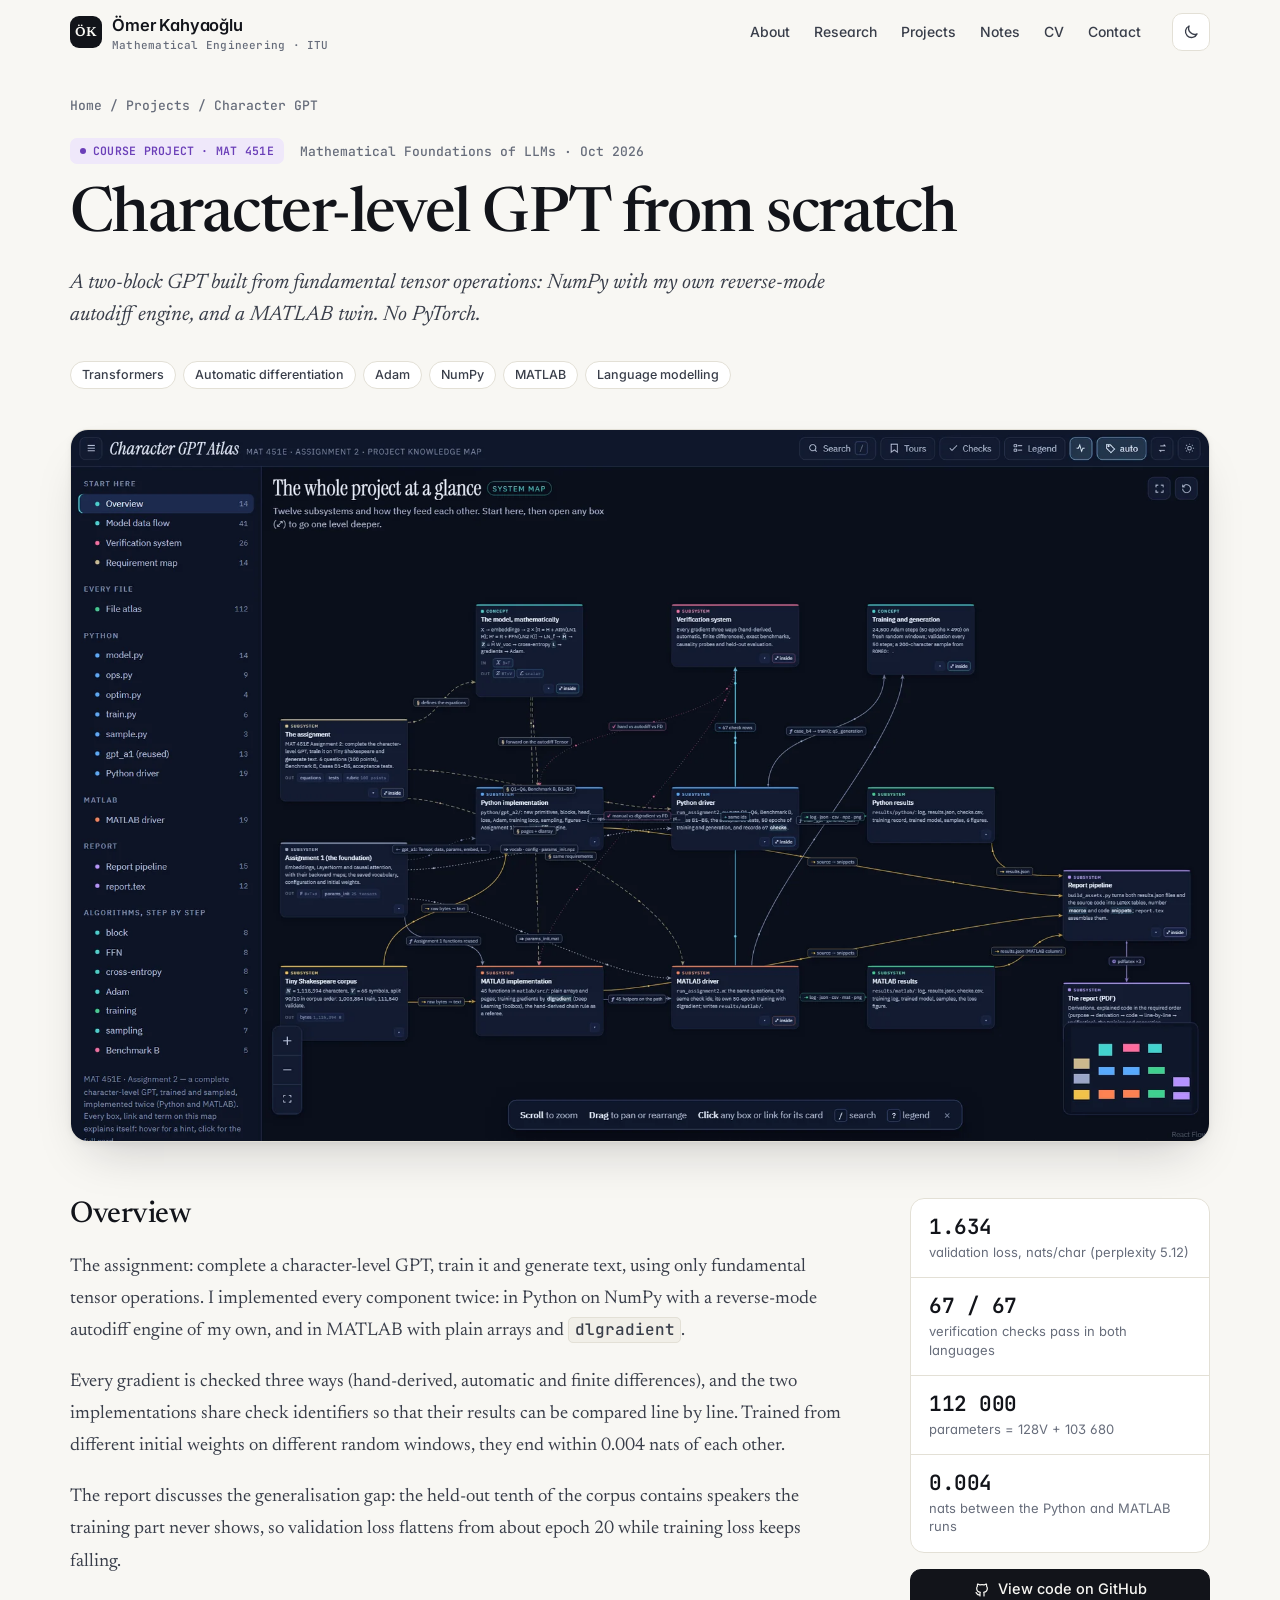
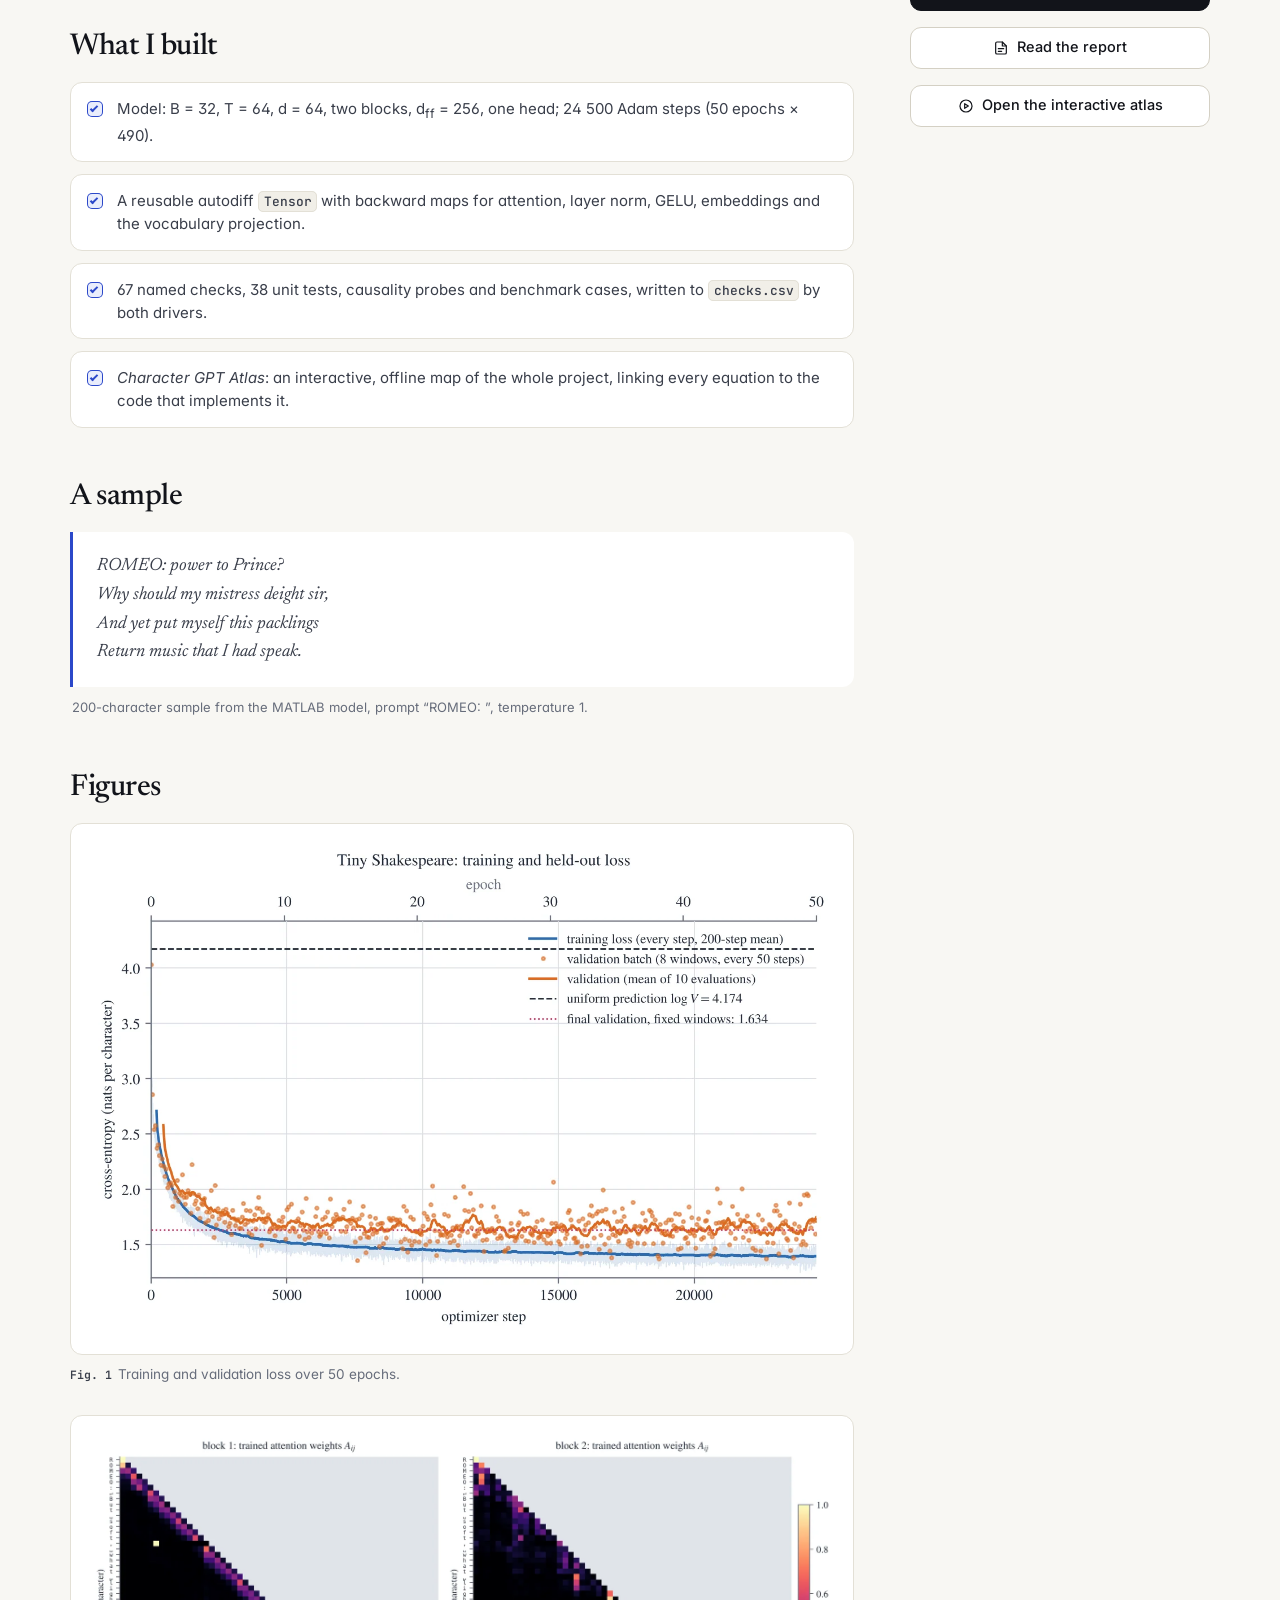
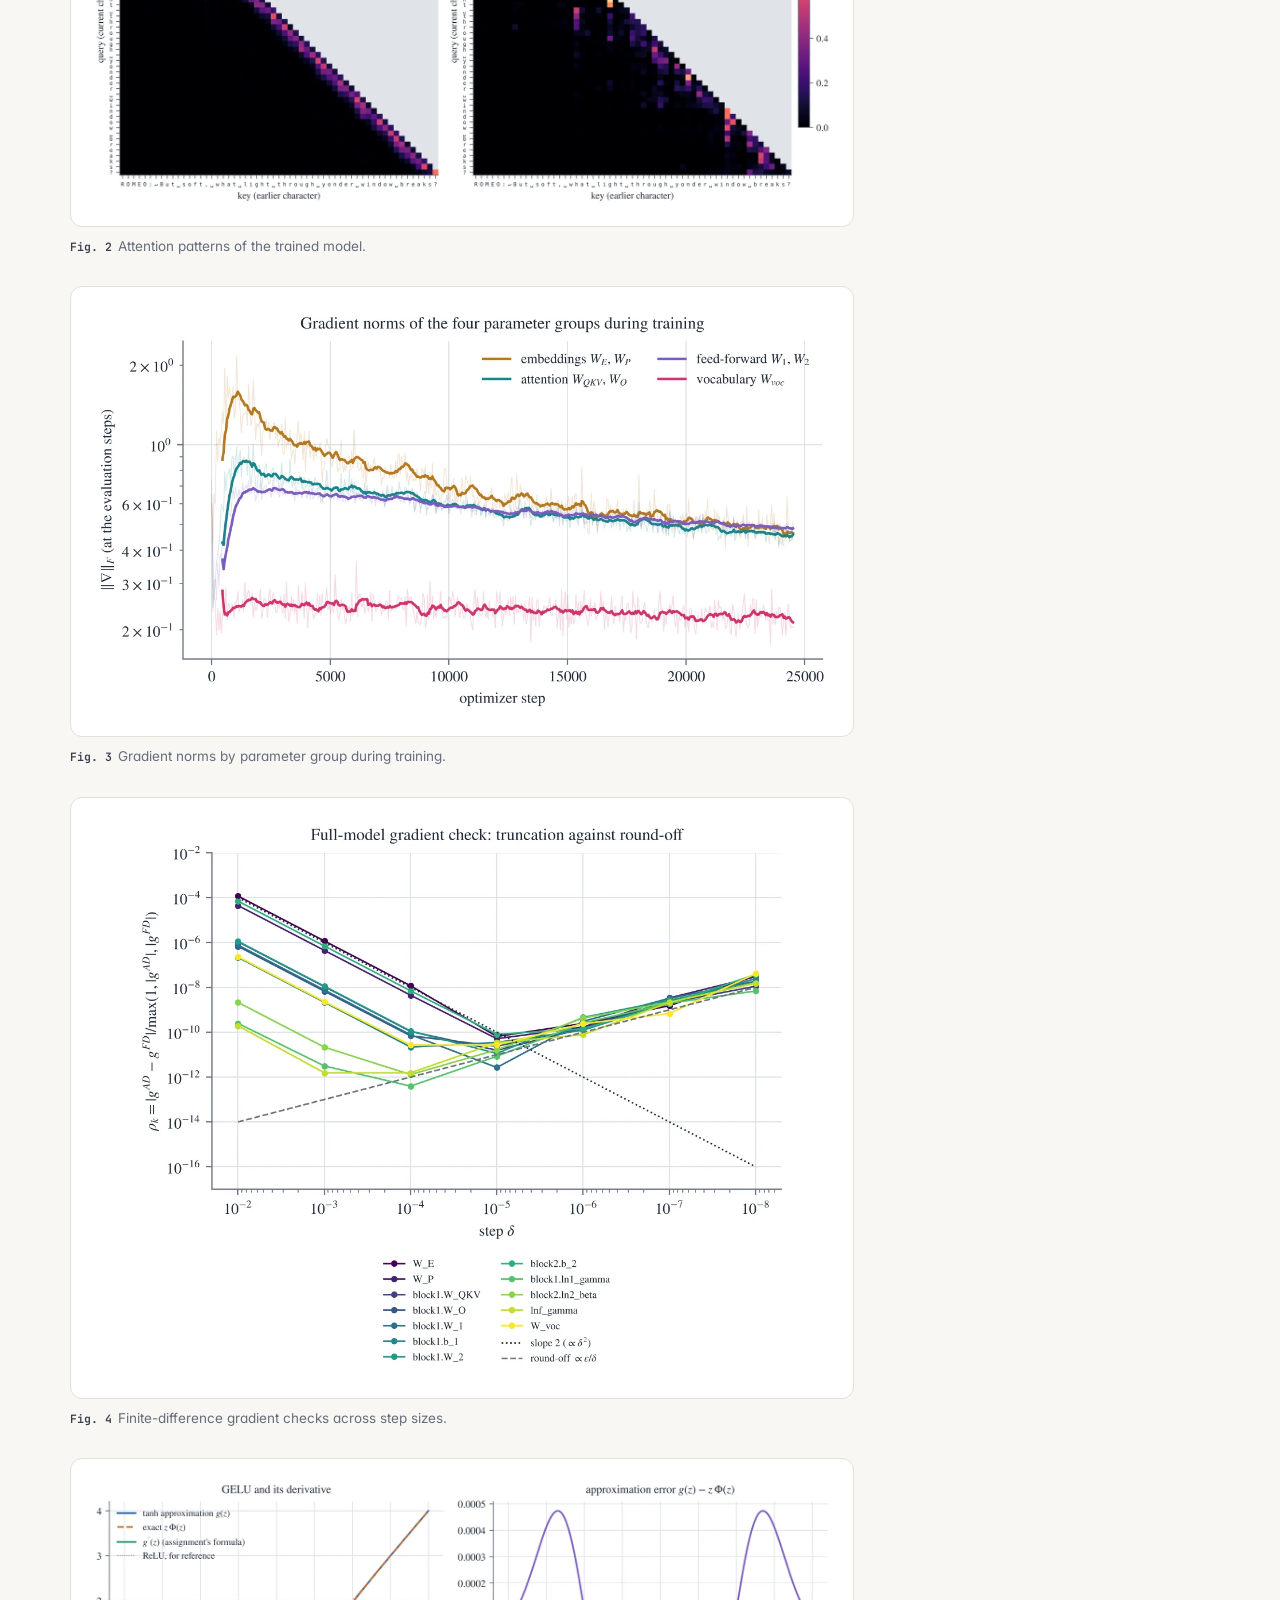
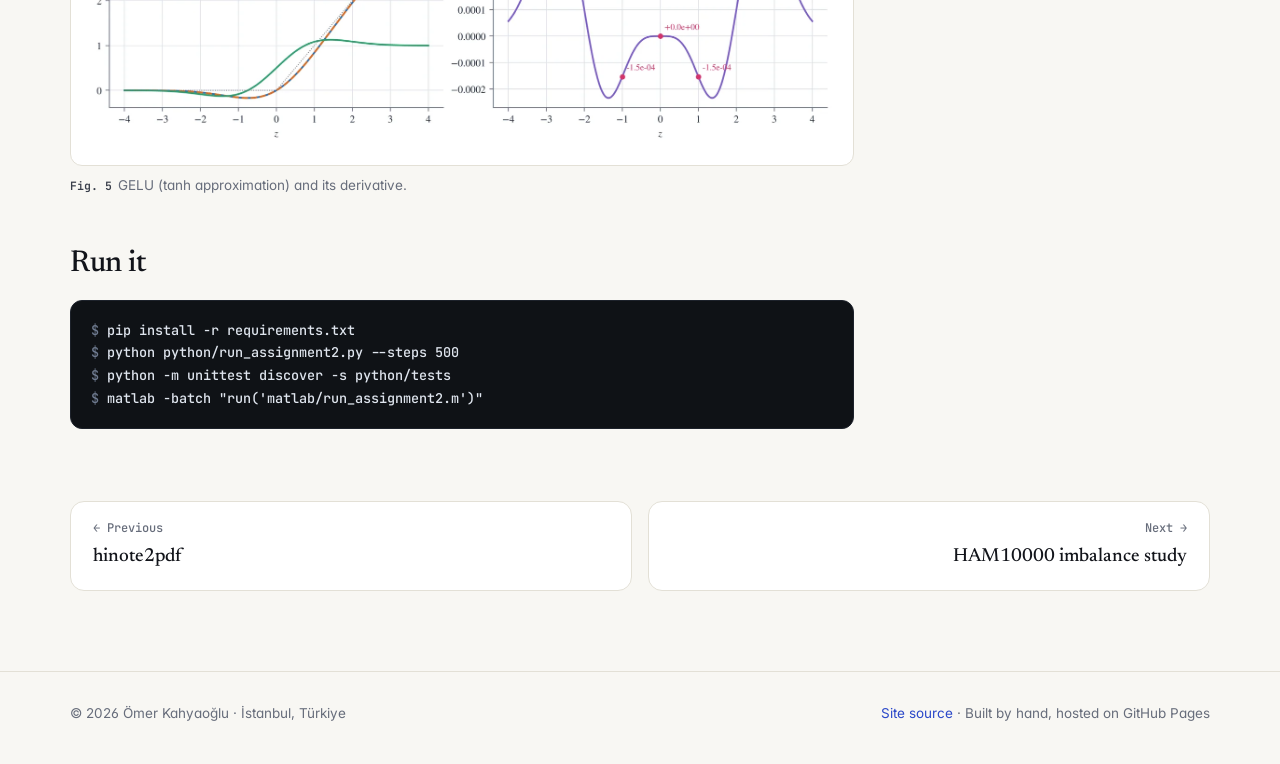
<file: projects/char-gpt/index.html>
<!doctype html>
<html lang="en" class="no-js">
<head>
<meta charset="utf-8">
<meta name="viewport" content="width=device-width, initial-scale=1">
<title>Character GPT — Ömer Kahyaoğlu</title>
<meta name="description" content="Residual blocks, GELU FFN, causal attention, stable cross-entropy and Adam, written twice (Python and MATLAB), trained 50 epochs on Tiny Shakespeare. Both implementations pass 67/67 verification checks.">
<meta name="author" content="Ömer Kahyaoğlu">
<link rel="canonical" href="https://kahyaoglu20.github.io/projects/char-gpt/">
<meta property="og:type" content="website">
<meta property="og:title" content="Character GPT — Ömer Kahyaoğlu">
<meta property="og:description" content="Residual blocks, GELU FFN, causal attention, stable cross-entropy and Adam, written twice (Python and MATLAB), trained 50 epochs on Tiny Shakespeare. Both implementations pass 67/67 verification checks.">
<meta property="og:url" content="https://kahyaoglu20.github.io/projects/char-gpt/">
<meta property="og:image" content="https://kahyaoglu20.github.io/assets/img/char-gpt/atlas.webp">
<meta name="twitter:card" content="summary_large_image">
<meta name="theme-color" content="#f8f7f3" media="(prefers-color-scheme: light)">
<meta name="theme-color" content="#0c0e12" media="(prefers-color-scheme: dark)">
<link rel="icon" href="../../favicon.svg" type="image/svg+xml">
<link rel="preconnect" href="https://fonts.googleapis.com">
<link rel="preconnect" href="https://fonts.gstatic.com" crossorigin>
<link rel="stylesheet" href="https://fonts.googleapis.com/css2?family=Inter:wght@400;500;600&family=JetBrains+Mono:wght@500;600&family=Newsreader:ital,opsz,wght@0,6..72,400;0,6..72,500;0,6..72,600;1,6..72,400;1,6..72,500&display=swap">
<link rel="stylesheet" href="../../assets/css/site.css">
<script>try{var t=localStorage.getItem("theme");if(t==="light"||t==="dark")document.documentElement.dataset.theme=t}catch(e){}</script>
<script type="application/ld+json">{"@context": "https://schema.org", "@type": "Person", "name": "Ömer Kahyaoğlu", "jobTitle": "Mathematical Engineering student", "url": "https://kahyaoglu20.github.io", "email": "mailto:math.kahyaoglu@gmail.com", "affiliation": {"@type": "CollegeOrUniversity", "name": "İstanbul Technical University"}, "sameAs": ["https://github.com/kahyaoglu20", "https://www.linkedin.com/in/omerkahyaoglu/", "https://www.instagram.com/omerkahyaoglu_/"]}</script>
</head>
<body>
<a class="skip" href="#main">Skip to content</a>
<header class="nav">
  <div class="wrap">
    <a class="brand" href="../../index.html#top" aria-label="Home">
      <span class="mono-mark">ÖK</span>
      <span>Ömer Kahyaoğlu<small>Mathematical Engineering · ITU</small></span>
    </a>
    <ul class="nav-links" id="nav-links"><li><a href="../../index.html#about">About</a></li><li><a href="../../index.html#research">Research</a></li><li><a href="../../index.html#projects">Projects</a></li><li><a href="../../index.html#notes">Notes</a></li><li><a href="../../index.html#cv">CV</a></li><li><a href="../../index.html#contact">Contact</a></li></ul>
    <button class="icon-btn theme-btn" type="button" aria-label="Toggle dark mode"><svg class="moon" viewBox="0 0 24 24" fill="none" stroke="currentColor" stroke-width="1.8" stroke-linecap="round" stroke-linejoin="round" aria-hidden="true"><path d="M20 14.5A8 8 0 0 1 9.5 4 8 8 0 1 0 20 14.5z"/></svg><svg class="sun" viewBox="0 0 24 24" fill="none" stroke="currentColor" stroke-width="1.8" stroke-linecap="round" stroke-linejoin="round" aria-hidden="true"><circle cx="12" cy="12" r="4"/><path d="M12 2v2M12 20v2M4.9 4.9l1.4 1.4M17.7 17.7l1.4 1.4M2 12h2M20 12h2M4.9 19.1l1.4-1.4M17.7 6.3l1.4-1.4"/></svg></button>
    <button class="icon-btn menu-btn" type="button" aria-label="Menu" aria-controls="nav-links" aria-expanded="false"><svg viewBox="0 0 24 24" fill="none" stroke="currentColor" stroke-width="1.8" stroke-linecap="round" stroke-linejoin="round" aria-hidden="true"><path d="M4 7h16M4 12h16M4 17h16"/></svg></button>
  </div>
</header>

<main id="main">
  <div class="wrap">
    <nav class="crumbs" aria-label="Breadcrumb"><a href="../../index.html">Home</a> / <a href="../../index.html#projects">Projects</a> / Character GPT</nav>
    <header class="p-head">
      <div class="meta"><span class="badge course">Course project · MAT 451E</span><span class="ctx">Mathematical Foundations of LLMs · Oct 2026</span></div>
      <h1>Character-level GPT from scratch</h1>
      <p class="sub">A two-block GPT built from fundamental tensor operations: NumPy with my own reverse-mode autodiff engine, and a MATLAB twin. No PyTorch.</p>
      <div class="chips"><span class="chip">Transformers</span><span class="chip">Automatic differentiation</span><span class="chip">Adam</span><span class="chip">NumPy</span><span class="chip">MATLAB</span><span class="chip">Language modelling</span></div>
      
    </header>
    <div class="p-hero"><img src="../../assets/img/char-gpt/atlas.webp" alt="Character GPT Atlas: twelve subsystems and how they feed each other (interactive)."></div>
    <div class="p-body">
      <div>
        <section class="prose"><h2>Overview</h2><p>The assignment: complete a character-level GPT, train it and generate text, using only fundamental tensor operations. I implemented every component twice: in Python on NumPy with a reverse-mode autodiff engine of my own, and in MATLAB with plain arrays and <code>dlgradient</code>.</p><p>Every gradient is checked three ways (hand-derived, automatic and finite differences), and the two implementations share check identifiers so that their results can be compared line by line. Trained from different initial weights on different random windows, they end within 0.004 nats of each other.</p><p>The report discusses the generalisation gap: the held-out tenth of the corpus contains speakers the training part never shows, so validation loss flattens from about epoch 20 while training loss keeps falling.</p></section>
        <section><h2>What I built</h2><ul class="ticks"><li>Model: B = 32, T = 64, d = 64, two blocks, d<sub>ff</sub> = 256, one head; 24 500 Adam steps (50 epochs × 490).</li><li>A reusable autodiff <code>Tensor</code> with backward maps for attention, layer norm, GELU, embeddings and the vocabulary projection.</li><li>67 named checks, 38 unit tests, causality probes and benchmark cases, written to <code>checks.csv</code> by both drivers.</li><li><em>Character GPT Atlas</em>: an interactive, offline map of the whole project, linking every equation to the code that implements it.</li></ul></section>
        
        <section><h2>A sample</h2><p class="sample">ROMEO: power to Prince?
Why should my mistress deight sir,
And yet put myself this packlings
Return music that I had speak.</p><p class="table-note">200-character sample from the MATLAB model, prompt “ROMEO: ”, temperature 1.</p></section>
        <section><h2>Figures</h2><div class="gallery"><figure class="reveal"><button type="button" data-zoom="../../assets/img/char-gpt/loss_curves.webp" data-caption="Training and validation loss over 50 epochs." aria-label="Enlarge figure 1"><img src="../../assets/img/char-gpt/loss_curves.webp" alt="Training and validation loss over 50 epochs." loading="lazy"></button><figcaption><b>Fig. 1</b>Training and validation loss over 50 epochs.</figcaption></figure><figure class="reveal"><button type="button" data-zoom="../../assets/img/char-gpt/attention_trained.webp" data-caption="Attention patterns of the trained model." aria-label="Enlarge figure 2"><img src="../../assets/img/char-gpt/attention_trained.webp" alt="Attention patterns of the trained model." loading="lazy"></button><figcaption><b>Fig. 2</b>Attention patterns of the trained model.</figcaption></figure><figure class="reveal"><button type="button" data-zoom="../../assets/img/char-gpt/grad_norms.webp" data-caption="Gradient norms by parameter group during training." aria-label="Enlarge figure 3"><img src="../../assets/img/char-gpt/grad_norms.webp" alt="Gradient norms by parameter group during training." loading="lazy"></button><figcaption><b>Fig. 3</b>Gradient norms by parameter group during training.</figcaption></figure><figure class="reveal"><button type="button" data-zoom="../../assets/img/char-gpt/fd_delta.webp" data-caption="Finite-difference gradient checks across step sizes." aria-label="Enlarge figure 4"><img src="../../assets/img/char-gpt/fd_delta.webp" alt="Finite-difference gradient checks across step sizes." loading="lazy"></button><figcaption><b>Fig. 4</b>Finite-difference gradient checks across step sizes.</figcaption></figure><figure class="reveal"><button type="button" data-zoom="../../assets/img/char-gpt/gelu.webp" data-caption="GELU (tanh approximation) and its derivative." aria-label="Enlarge figure 5"><img src="../../assets/img/char-gpt/gelu.webp" alt="GELU (tanh approximation) and its derivative." loading="lazy"></button><figcaption><b>Fig. 5</b>GELU (tanh approximation) and its derivative.</figcaption></figure></div></section>
        <section><h2>Run it</h2><pre class="code"><span class="p">$ </span>pip install -r requirements.txt
<span class="p">$ </span>python python/run_assignment2.py --steps 500
<span class="p">$ </span>python -m unittest discover -s python/tests
<span class="p">$ </span>matlab -batch &quot;run(&#x27;matlab/run_assignment2.m&#x27;)&quot;
</pre></section>
        
      </div>
      <aside class="p-aside">
        <div class="metric-list"><div><b>1.634</b><span>validation loss, nats/char (perplexity 5.12)</span></div><div><b>67 / 67</b><span>verification checks pass in both languages</span></div><div><b>112 000</b><span>parameters = 128V + 103 680</span></div><div><b>0.004</b><span>nats between the Python and MATLAB runs</span></div></div>
        <a class="btn primary" href="https://github.com/kahyaoglu20/char-gpt-from-scratch"><svg viewBox="0 0 24 24" fill="none" stroke="currentColor" stroke-width="1.8" stroke-linecap="round" stroke-linejoin="round" aria-hidden="true"><path d="M9 19c-4.3 1.4-4.3-2.5-6-3m12 5v-3.5c0-1 .1-1.4-.5-2 2.8-.3 5.5-1.4 5.5-6a4.6 4.6 0 0 0-1.3-3.2 4.2 4.2 0 0 0-.1-3.2s-1.1-.3-3.5 1.3a12.3 12.3 0 0 0-6.2 0C6.5 2.8 5.4 3.1 5.4 3.1a4.2 4.2 0 0 0-.1 3.2A4.6 4.6 0 0 0 4 9.5c0 4.6 2.7 5.7 5.5 6-.6.6-.6 1.2-.5 2V21"/></svg> View code on GitHub</a><a class="btn" href="../../assets/papers/kahyaoglu-char-gpt-report.pdf"><svg viewBox="0 0 24 24" fill="none" stroke="currentColor" stroke-width="1.8" stroke-linecap="round" stroke-linejoin="round" aria-hidden="true"><path d="M14 3H6a2 2 0 0 0-2 2v14a2 2 0 0 0 2 2h12a2 2 0 0 0 2-2V9z"/><path d="M14 3v6h6M8 13h8M8 17h5"/></svg> Read the report</a><a class="btn" href="../../projects/char-gpt/atlas.html"><svg viewBox="0 0 24 24" fill="none" stroke="currentColor" stroke-width="1.8" stroke-linecap="round" stroke-linejoin="round" aria-hidden="true"><circle cx="12" cy="12" r="9"/><path d="m10 8.5 5.5 3.5-5.5 3.5z"/></svg> Open the interactive atlas</a>
        
      </aside>
    </div>
    <nav class="pn" aria-label="More projects"><a href="../../projects/hinote2pdf/"><span>← Previous</span><b>hinote2pdf</b></a><a class="next" href="../../projects/ham10000/"><span>Next →</span><b>HAM10000 imbalance study</b></a></nav>
  </div>
</main>
<footer class="site">
  <div class="wrap">
    <span>© 2026 Ömer Kahyaoğlu · İstanbul, Türkiye</span>
    <span><a href="https://github.com/kahyaoglu20/kahyaoglu20.github.io">Site source</a> · Built by hand, hosted on GitHub Pages</span>
  </div>
</footer>
<script src="../../assets/js/site.js" defer></script>
</body>
</html>
</file>
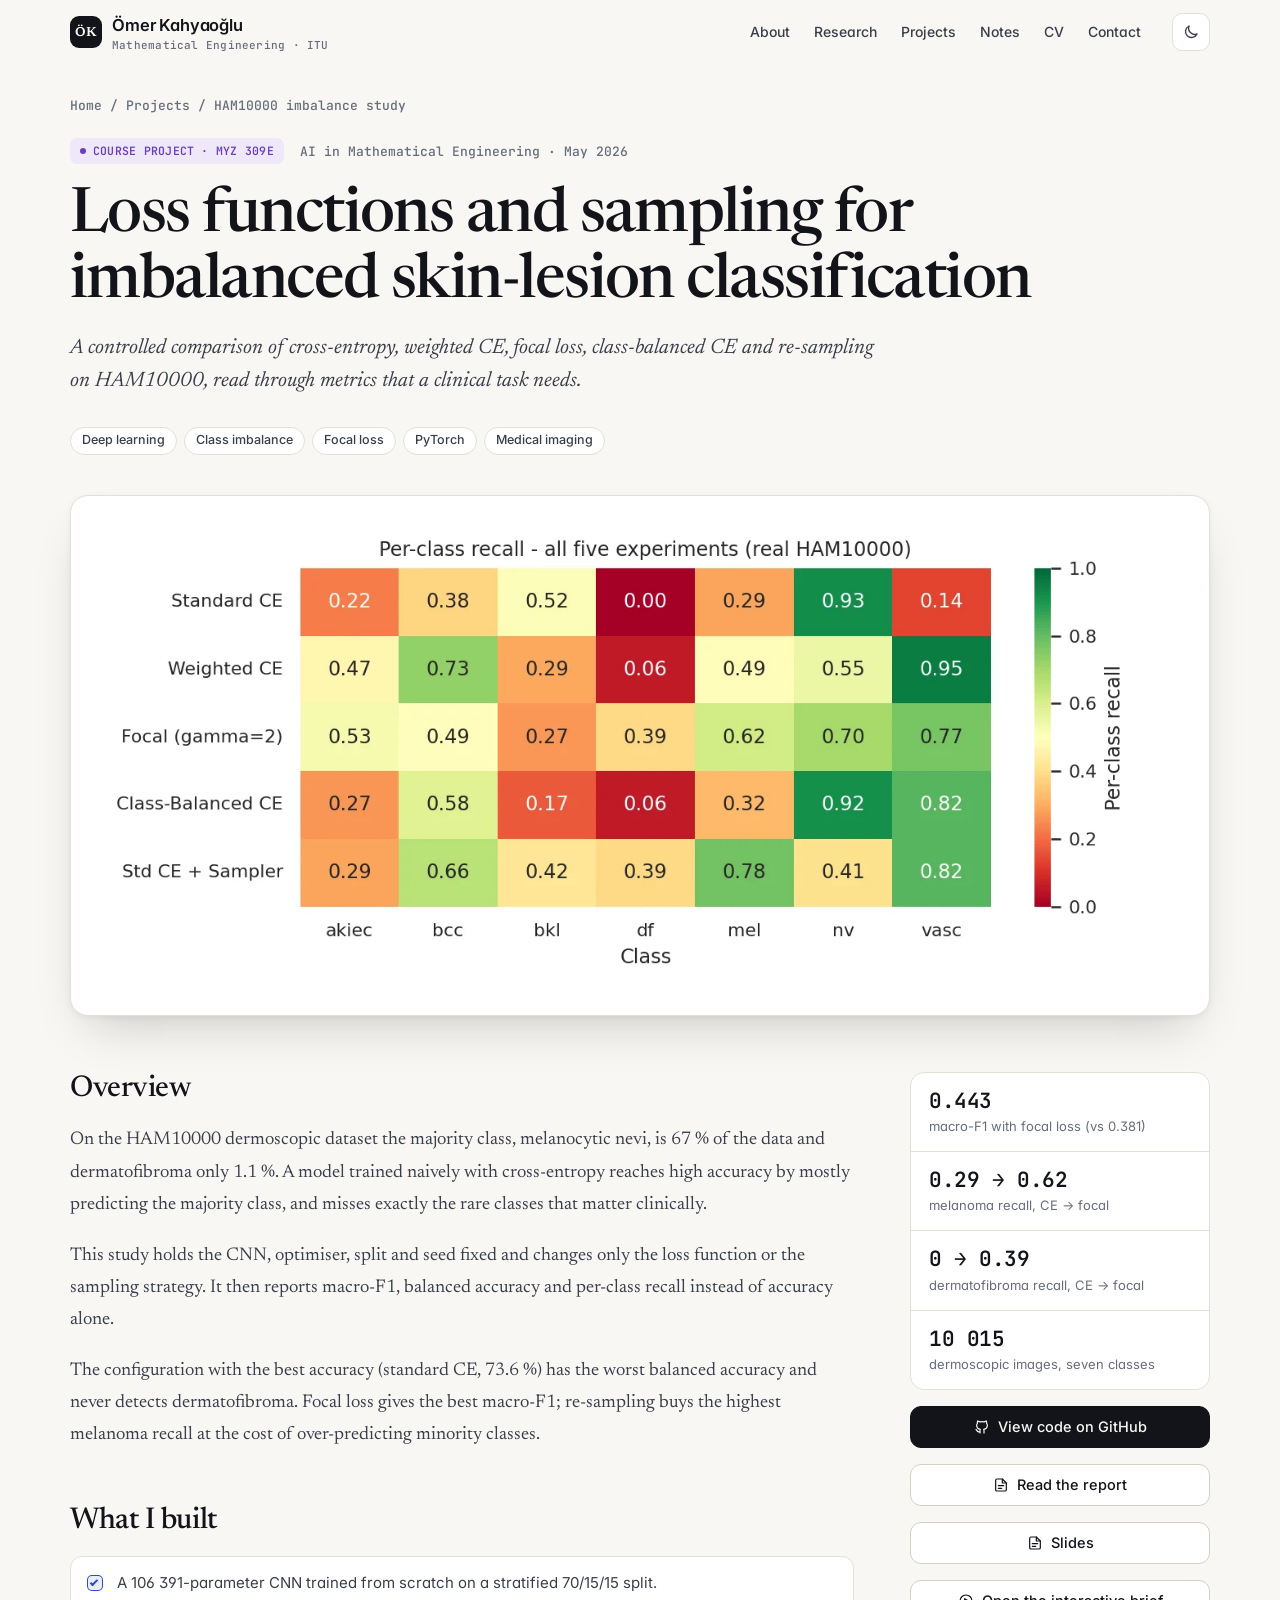
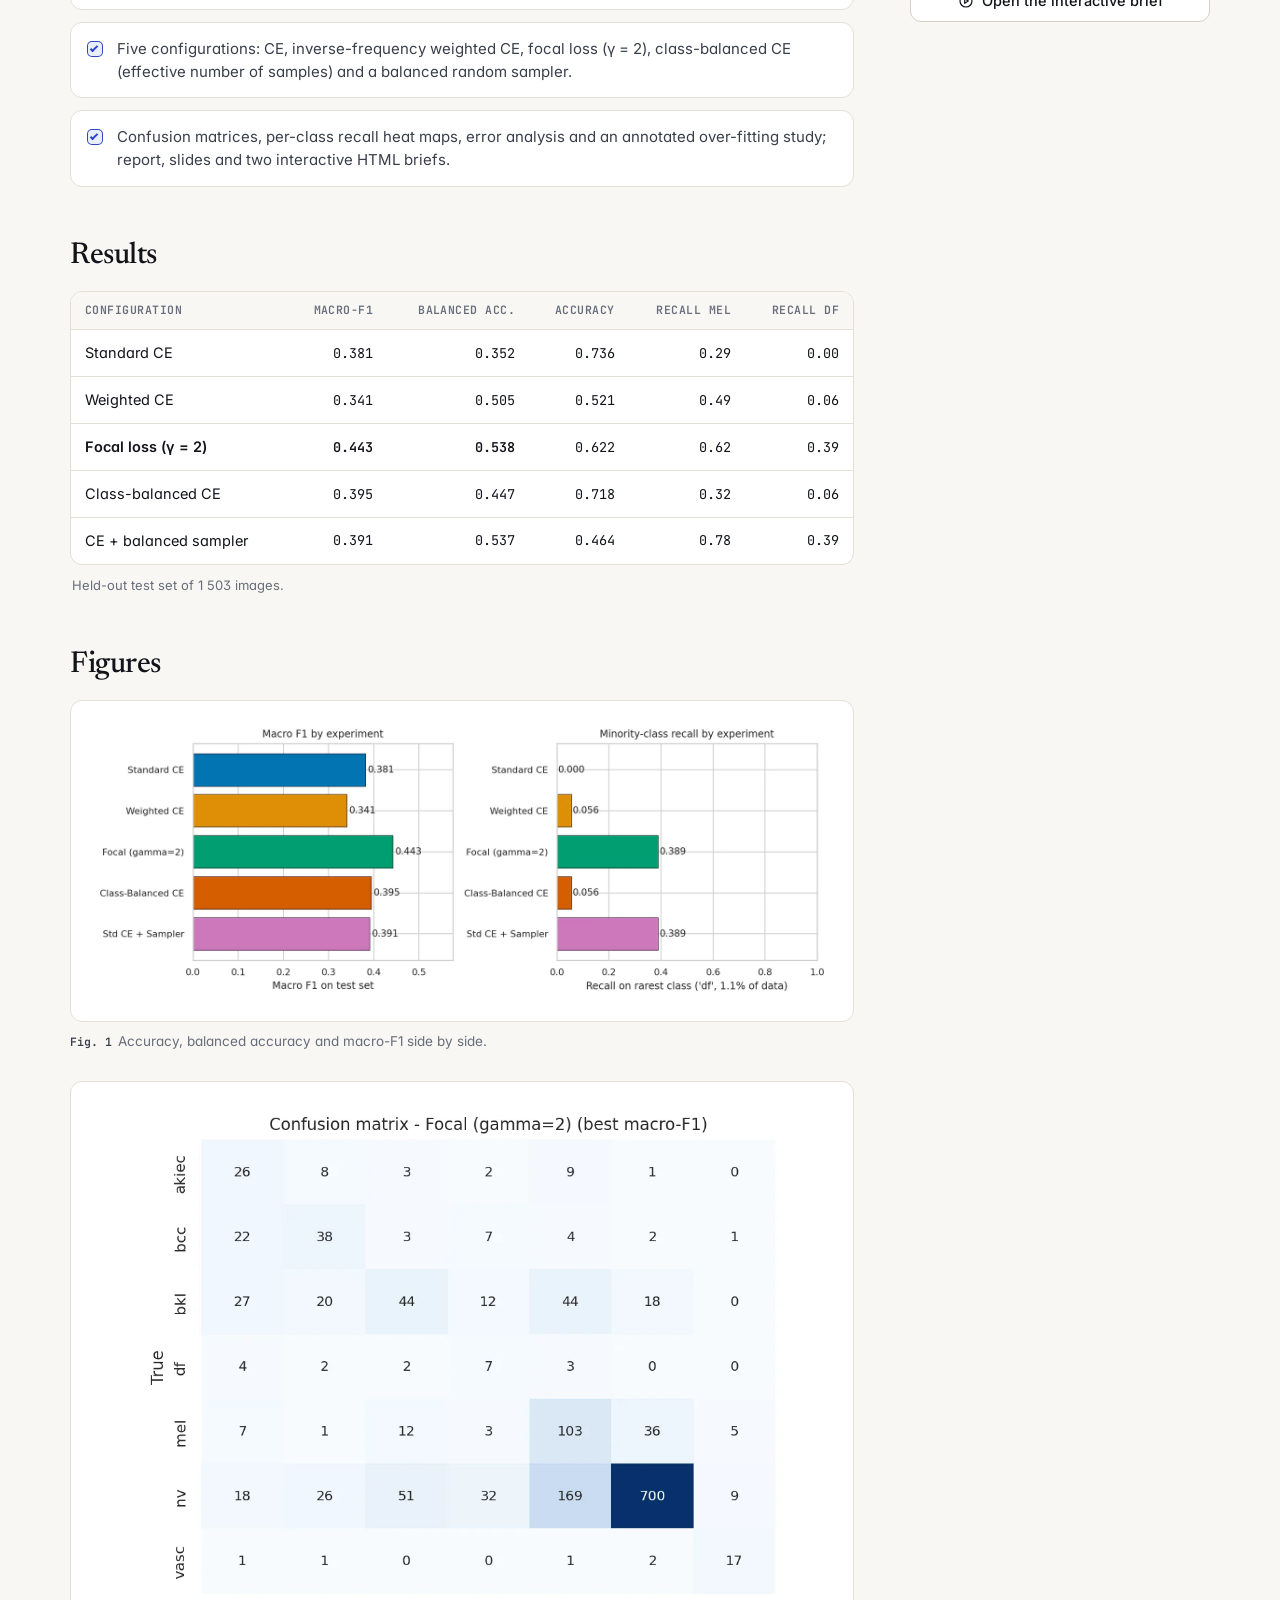
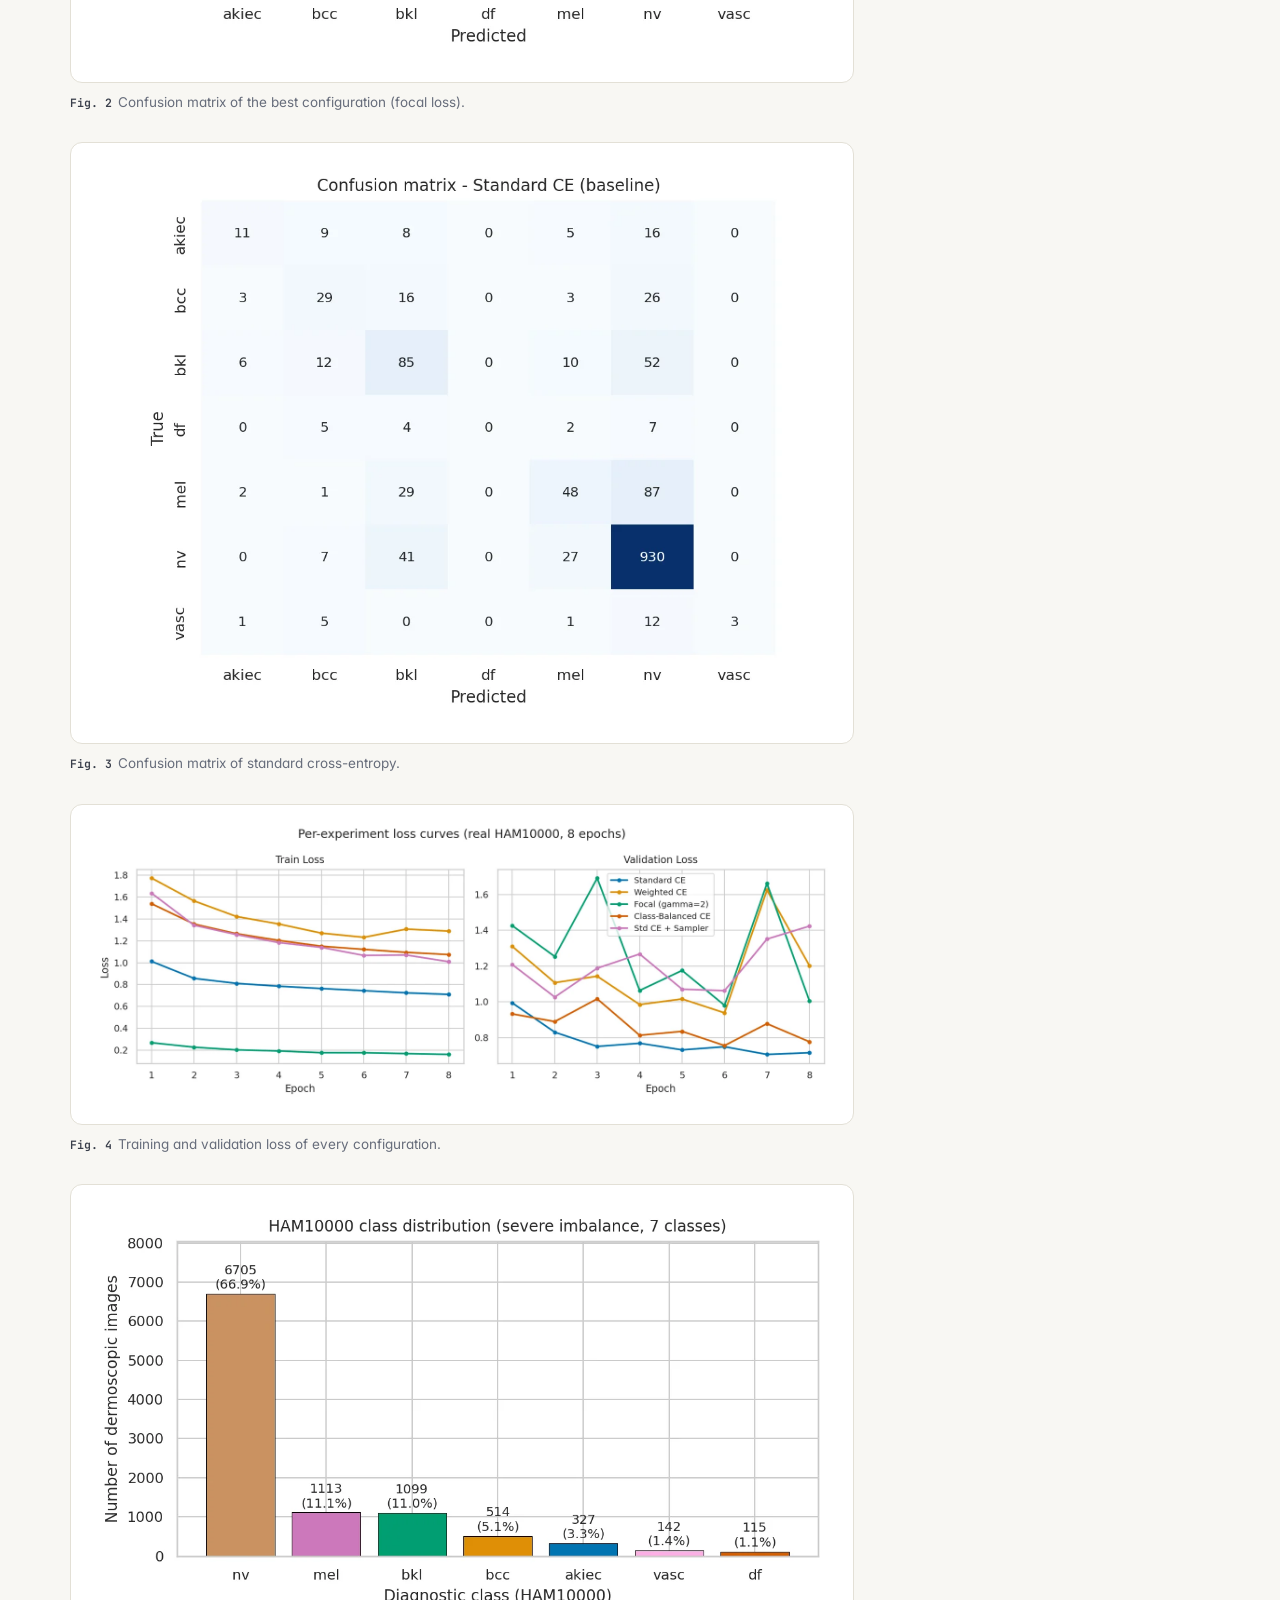
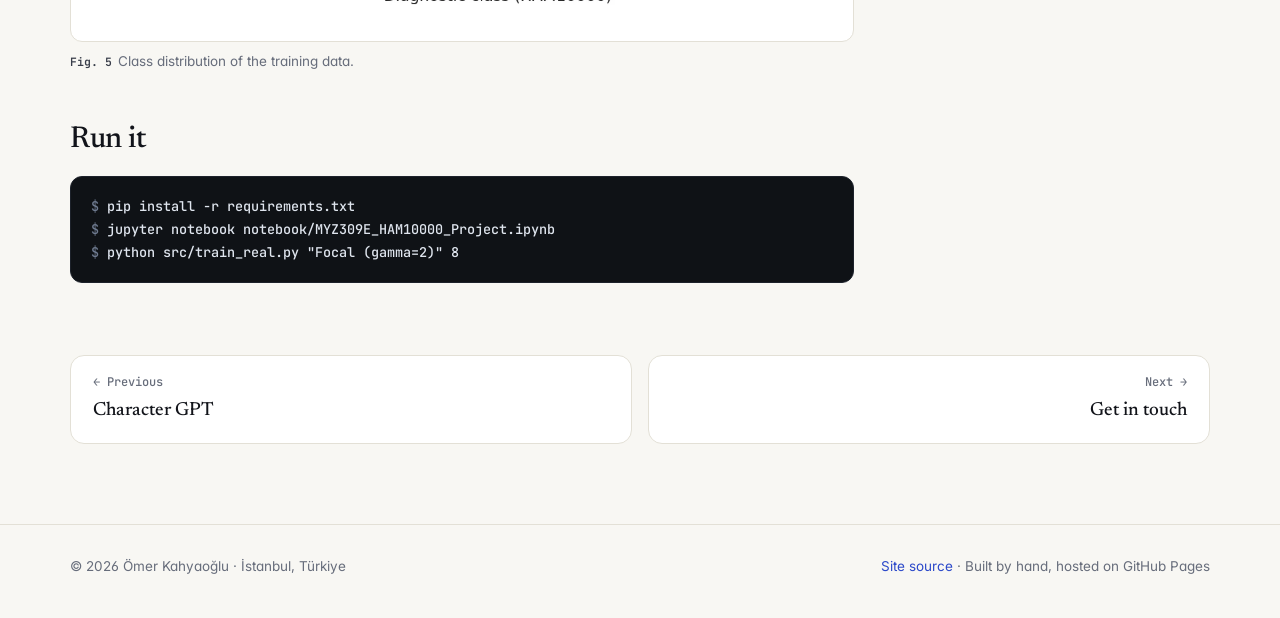
<file: projects/ham10000/index.html>
<!doctype html>
<html lang="en" class="no-js">
<head>
<meta charset="utf-8">
<meta name="viewport" content="width=device-width, initial-scale=1">
<title>HAM10000 imbalance study — Ömer Kahyaoğlu</title>
<meta name="description" content="67 % of HAM10000 is one class and 1.1 % is another. Holding the CNN fixed and changing only the loss or the sampler, focal loss lifts macro-F1 from 0.381 to 0.443 and melanoma recall from 0.29 to 0.62.">
<meta name="author" content="Ömer Kahyaoğlu">
<link rel="canonical" href="https://kahyaoglu20.github.io/projects/ham10000/">
<meta property="og:type" content="website">
<meta property="og:title" content="HAM10000 imbalance study — Ömer Kahyaoğlu">
<meta property="og:description" content="67 % of HAM10000 is one class and 1.1 % is another. Holding the CNN fixed and changing only the loss or the sampler, focal loss lifts macro-F1 from 0.381 to 0.443 and melanoma recall from 0.29 to 0.62.">
<meta property="og:url" content="https://kahyaoglu20.github.io/projects/ham10000/">
<meta property="og:image" content="https://kahyaoglu20.github.io/assets/img/ham10000/per_class_recall_heatmap.webp">
<meta name="twitter:card" content="summary_large_image">
<meta name="theme-color" content="#f8f7f3" media="(prefers-color-scheme: light)">
<meta name="theme-color" content="#0c0e12" media="(prefers-color-scheme: dark)">
<link rel="icon" href="../../favicon.svg" type="image/svg+xml">
<link rel="preconnect" href="https://fonts.googleapis.com">
<link rel="preconnect" href="https://fonts.gstatic.com" crossorigin>
<link rel="stylesheet" href="https://fonts.googleapis.com/css2?family=Inter:wght@400;500;600&family=JetBrains+Mono:wght@500;600&family=Newsreader:ital,opsz,wght@0,6..72,400;0,6..72,500;0,6..72,600;1,6..72,400;1,6..72,500&display=swap">
<link rel="stylesheet" href="../../assets/css/site.css">
<script>try{var t=localStorage.getItem("theme");if(t==="light"||t==="dark")document.documentElement.dataset.theme=t}catch(e){}</script>
<script type="application/ld+json">{"@context": "https://schema.org", "@type": "Person", "name": "Ömer Kahyaoğlu", "jobTitle": "Mathematical Engineering student", "url": "https://kahyaoglu20.github.io", "email": "mailto:math.kahyaoglu@gmail.com", "affiliation": {"@type": "CollegeOrUniversity", "name": "İstanbul Technical University"}, "sameAs": ["https://github.com/kahyaoglu20", "https://www.linkedin.com/in/omerkahyaoglu/", "https://www.instagram.com/omerkahyaoglu_/"]}</script>
</head>
<body>
<a class="skip" href="#main">Skip to content</a>
<header class="nav">
  <div class="wrap">
    <a class="brand" href="../../index.html#top" aria-label="Home">
      <span class="mono-mark">ÖK</span>
      <span>Ömer Kahyaoğlu<small>Mathematical Engineering · ITU</small></span>
    </a>
    <ul class="nav-links" id="nav-links"><li><a href="../../index.html#about">About</a></li><li><a href="../../index.html#research">Research</a></li><li><a href="../../index.html#projects">Projects</a></li><li><a href="../../index.html#notes">Notes</a></li><li><a href="../../index.html#cv">CV</a></li><li><a href="../../index.html#contact">Contact</a></li></ul>
    <button class="icon-btn theme-btn" type="button" aria-label="Toggle dark mode"><svg class="moon" viewBox="0 0 24 24" fill="none" stroke="currentColor" stroke-width="1.8" stroke-linecap="round" stroke-linejoin="round" aria-hidden="true"><path d="M20 14.5A8 8 0 0 1 9.5 4 8 8 0 1 0 20 14.5z"/></svg><svg class="sun" viewBox="0 0 24 24" fill="none" stroke="currentColor" stroke-width="1.8" stroke-linecap="round" stroke-linejoin="round" aria-hidden="true"><circle cx="12" cy="12" r="4"/><path d="M12 2v2M12 20v2M4.9 4.9l1.4 1.4M17.7 17.7l1.4 1.4M2 12h2M20 12h2M4.9 19.1l1.4-1.4M17.7 6.3l1.4-1.4"/></svg></button>
    <button class="icon-btn menu-btn" type="button" aria-label="Menu" aria-controls="nav-links" aria-expanded="false"><svg viewBox="0 0 24 24" fill="none" stroke="currentColor" stroke-width="1.8" stroke-linecap="round" stroke-linejoin="round" aria-hidden="true"><path d="M4 7h16M4 12h16M4 17h16"/></svg></button>
  </div>
</header>

<main id="main">
  <div class="wrap">
    <nav class="crumbs" aria-label="Breadcrumb"><a href="../../index.html">Home</a> / <a href="../../index.html#projects">Projects</a> / HAM10000 imbalance study</nav>
    <header class="p-head">
      <div class="meta"><span class="badge course">Course project · MYZ 309E</span><span class="ctx">AI in Mathematical Engineering · May 2026</span></div>
      <h1>Loss functions and sampling for imbalanced skin-lesion classification</h1>
      <p class="sub">A controlled comparison of cross-entropy, weighted CE, focal loss, class-balanced CE and re-sampling on HAM10000, read through metrics that a clinical task needs.</p>
      <div class="chips"><span class="chip">Deep learning</span><span class="chip">Class imbalance</span><span class="chip">Focal loss</span><span class="chip">PyTorch</span><span class="chip">Medical imaging</span></div>
      
    </header>
    <div class="p-hero pad"><img src="../../assets/img/ham10000/per_class_recall_heatmap.webp" alt="Per-class recall of the five configurations."></div>
    <div class="p-body">
      <div>
        <section class="prose"><h2>Overview</h2><p>On the HAM10000 dermoscopic dataset the majority class, melanocytic nevi, is 67 % of the data and dermatofibroma only 1.1 %. A model trained naively with cross-entropy reaches high accuracy by mostly predicting the majority class, and misses exactly the rare classes that matter clinically.</p><p>This study holds the CNN, optimiser, split and seed fixed and changes only the loss function or the sampling strategy. It then reports macro-F1, balanced accuracy and per-class recall instead of accuracy alone.</p><p>The configuration with the best accuracy (standard CE, 73.6 %) has the worst balanced accuracy and never detects dermatofibroma. Focal loss gives the best macro-F1; re-sampling buys the highest melanoma recall at the cost of over-predicting minority classes.</p></section>
        <section><h2>What I built</h2><ul class="ticks"><li>A 106 391-parameter CNN trained from scratch on a stratified 70/15/15 split.</li><li>Five configurations: CE, inverse-frequency weighted CE, focal loss (γ = 2), class-balanced CE (effective number of samples) and a balanced random sampler.</li><li>Confusion matrices, per-class recall heat maps, error analysis and an annotated over-fitting study; report, slides and two interactive HTML briefs.</li></ul></section>
        <section><h2>Results</h2><div class="table-wrap"><table><thead><tr><th>Configuration</th><th>Macro-F1</th><th>Balanced acc.</th><th>Accuracy</th><th>Recall mel</th><th>Recall df</th></tr></thead><tbody><tr><td>Standard CE</td><td>0.381</td><td>0.352</td><td>0.736</td><td>0.29</td><td>0.00</td></tr><tr><td>Weighted CE</td><td>0.341</td><td>0.505</td><td>0.521</td><td>0.49</td><td>0.06</td></tr><tr><td><strong>Focal loss (γ = 2)</strong></td><td><strong>0.443</strong></td><td><strong>0.538</strong></td><td>0.622</td><td>0.62</td><td>0.39</td></tr><tr><td>Class-balanced CE</td><td>0.395</td><td>0.447</td><td>0.718</td><td>0.32</td><td>0.06</td></tr><tr><td>CE + balanced sampler</td><td>0.391</td><td>0.537</td><td>0.464</td><td>0.78</td><td>0.39</td></tr></tbody></table></div><p class="table-note">Held-out test set of 1 503 images.</p></section>
        
        <section><h2>Figures</h2><div class="gallery"><figure class="reveal"><button type="button" data-zoom="../../assets/img/ham10000/metrics_comparison.webp" data-caption="Accuracy, balanced accuracy and macro-F1 side by side." aria-label="Enlarge figure 1"><img src="../../assets/img/ham10000/metrics_comparison.webp" alt="Accuracy, balanced accuracy and macro-F1 side by side." loading="lazy"></button><figcaption><b>Fig. 1</b>Accuracy, balanced accuracy and macro-F1 side by side.</figcaption></figure><figure class="reveal"><button type="button" data-zoom="../../assets/img/ham10000/cm_best.webp" data-caption="Confusion matrix of the best configuration (focal loss)." aria-label="Enlarge figure 2"><img src="../../assets/img/ham10000/cm_best.webp" alt="Confusion matrix of the best configuration (focal loss)." loading="lazy"></button><figcaption><b>Fig. 2</b>Confusion matrix of the best configuration (focal loss).</figcaption></figure><figure class="reveal"><button type="button" data-zoom="../../assets/img/ham10000/cm_standard.webp" data-caption="Confusion matrix of standard cross-entropy." aria-label="Enlarge figure 3"><img src="../../assets/img/ham10000/cm_standard.webp" alt="Confusion matrix of standard cross-entropy." loading="lazy"></button><figcaption><b>Fig. 3</b>Confusion matrix of standard cross-entropy.</figcaption></figure><figure class="reveal"><button type="button" data-zoom="../../assets/img/ham10000/loss_curves.webp" data-caption="Training and validation loss of every configuration." aria-label="Enlarge figure 4"><img src="../../assets/img/ham10000/loss_curves.webp" alt="Training and validation loss of every configuration." loading="lazy"></button><figcaption><b>Fig. 4</b>Training and validation loss of every configuration.</figcaption></figure><figure class="reveal"><button type="button" data-zoom="../../assets/img/ham10000/class_distribution.webp" data-caption="Class distribution of the training data." aria-label="Enlarge figure 5"><img src="../../assets/img/ham10000/class_distribution.webp" alt="Class distribution of the training data." loading="lazy"></button><figcaption><b>Fig. 5</b>Class distribution of the training data.</figcaption></figure></div></section>
        <section><h2>Run it</h2><pre class="code"><span class="p">$ </span>pip install -r requirements.txt
<span class="p">$ </span>jupyter notebook notebook/MYZ309E_HAM10000_Project.ipynb
<span class="p">$ </span>python src/train_real.py &quot;Focal (gamma=2)&quot; 8
</pre></section>
        
      </div>
      <aside class="p-aside">
        <div class="metric-list"><div><b>0.443</b><span>macro-F1 with focal loss (vs 0.381)</span></div><div><b>0.29 → 0.62</b><span>melanoma recall, CE → focal</span></div><div><b>0 → 0.39</b><span>dermatofibroma recall, CE → focal</span></div><div><b>10 015</b><span>dermoscopic images, seven classes</span></div></div>
        <a class="btn primary" href="https://github.com/kahyaoglu20/ham10000-imbalance-study"><svg viewBox="0 0 24 24" fill="none" stroke="currentColor" stroke-width="1.8" stroke-linecap="round" stroke-linejoin="round" aria-hidden="true"><path d="M9 19c-4.3 1.4-4.3-2.5-6-3m12 5v-3.5c0-1 .1-1.4-.5-2 2.8-.3 5.5-1.4 5.5-6a4.6 4.6 0 0 0-1.3-3.2 4.2 4.2 0 0 0-.1-3.2s-1.1-.3-3.5 1.3a12.3 12.3 0 0 0-6.2 0C6.5 2.8 5.4 3.1 5.4 3.1a4.2 4.2 0 0 0-.1 3.2A4.6 4.6 0 0 0 4 9.5c0 4.6 2.7 5.7 5.5 6-.6.6-.6 1.2-.5 2V21"/></svg> View code on GitHub</a><a class="btn" href="../../assets/papers/kahyaoglu-ham10000-report.pdf"><svg viewBox="0 0 24 24" fill="none" stroke="currentColor" stroke-width="1.8" stroke-linecap="round" stroke-linejoin="round" aria-hidden="true"><path d="M14 3H6a2 2 0 0 0-2 2v14a2 2 0 0 0 2 2h12a2 2 0 0 0 2-2V9z"/><path d="M14 3v6h6M8 13h8M8 17h5"/></svg> Read the report</a><a class="btn" href="../../assets/papers/kahyaoglu-ham10000-slides.pdf"><svg viewBox="0 0 24 24" fill="none" stroke="currentColor" stroke-width="1.8" stroke-linecap="round" stroke-linejoin="round" aria-hidden="true"><path d="M14 3H6a2 2 0 0 0-2 2v14a2 2 0 0 0 2 2h12a2 2 0 0 0 2-2V9z"/><path d="M14 3v6h6M8 13h8M8 17h5"/></svg> Slides</a><a class="btn" href="../../projects/ham10000/brief.html"><svg viewBox="0 0 24 24" fill="none" stroke="currentColor" stroke-width="1.8" stroke-linecap="round" stroke-linejoin="round" aria-hidden="true"><circle cx="12" cy="12" r="9"/><path d="m10 8.5 5.5 3.5-5.5 3.5z"/></svg> Open the interactive brief</a>
        
      </aside>
    </div>
    <nav class="pn" aria-label="More projects"><a href="../../projects/char-gpt/"><span>← Previous</span><b>Character GPT</b></a><a class="next" href="../../index.html#contact"><span>Next →</span><b>Get in touch</b></a></nav>
  </div>
</main>
<footer class="site">
  <div class="wrap">
    <span>© 2026 Ömer Kahyaoğlu · İstanbul, Türkiye</span>
    <span><a href="https://github.com/kahyaoglu20/kahyaoglu20.github.io">Site source</a> · Built by hand, hosted on GitHub Pages</span>
  </div>
</footer>
<script src="../../assets/js/site.js" defer></script>
</body>
</html>
</file>
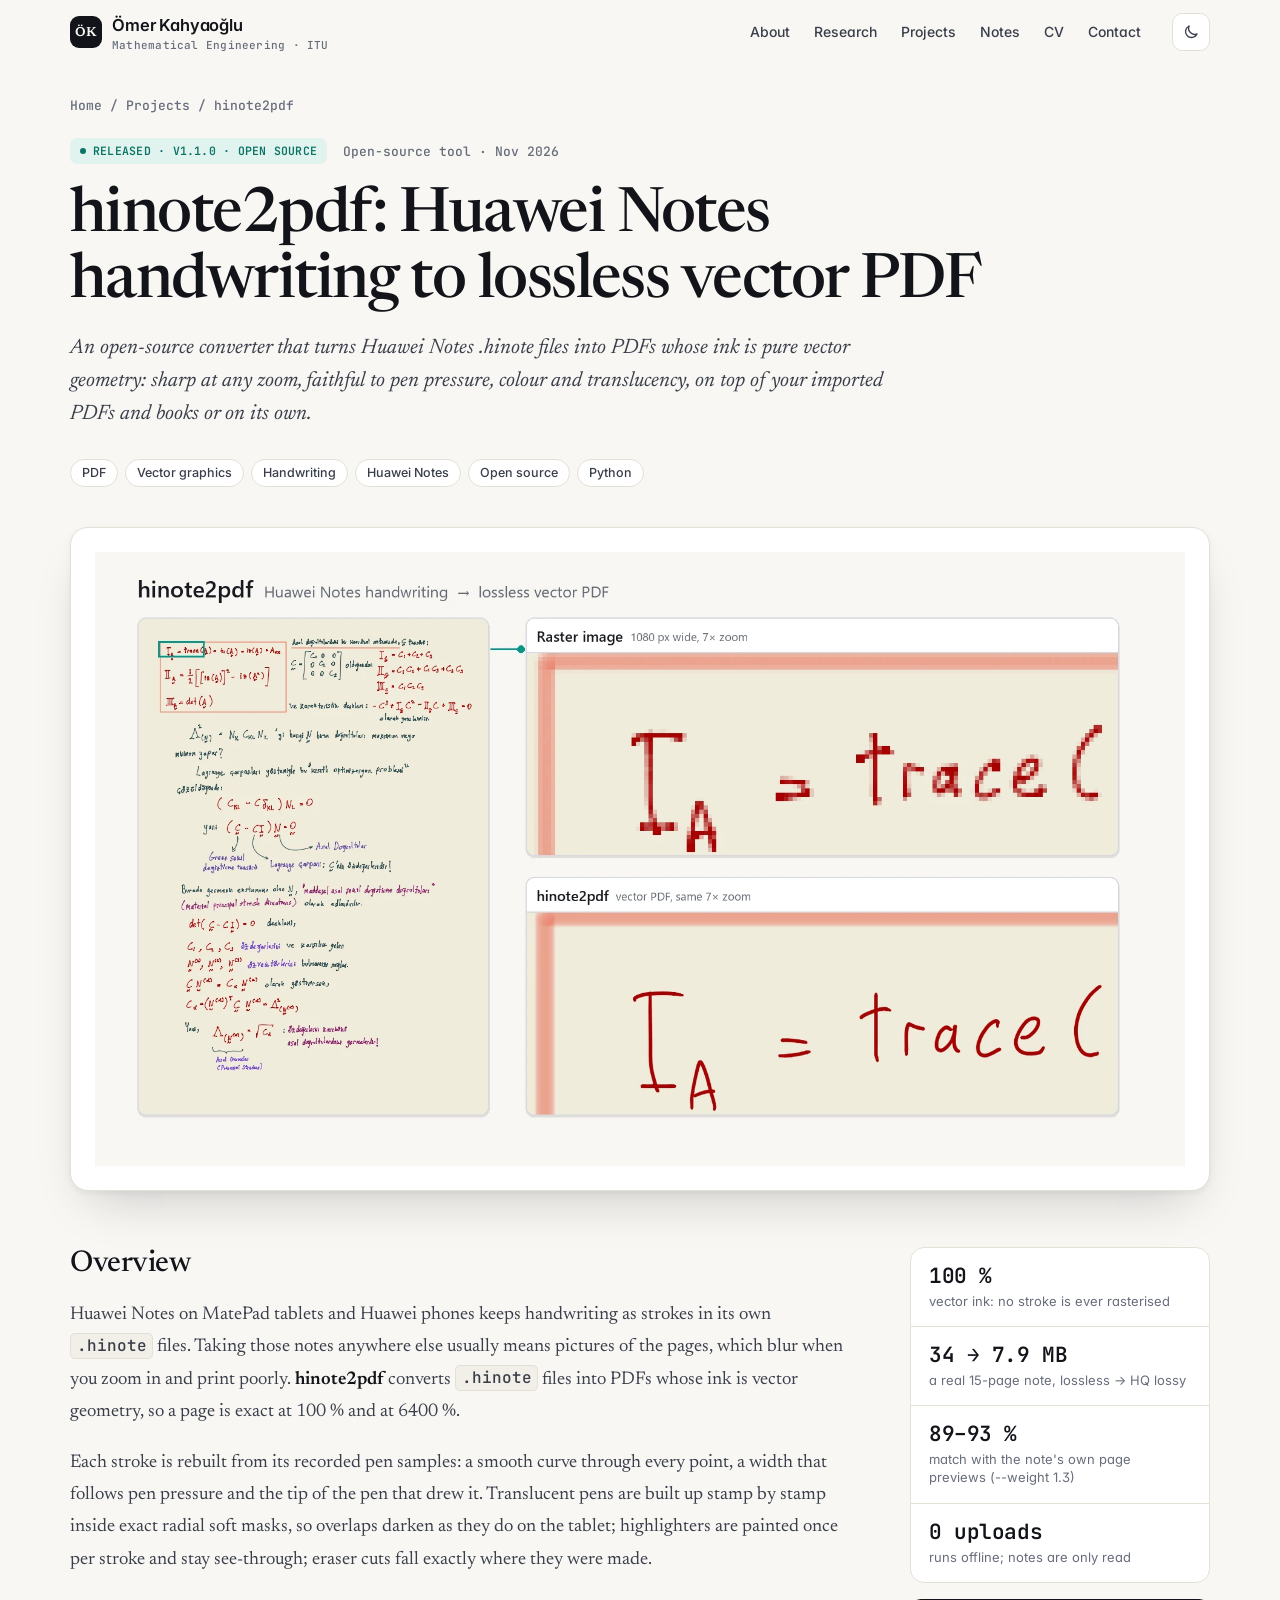
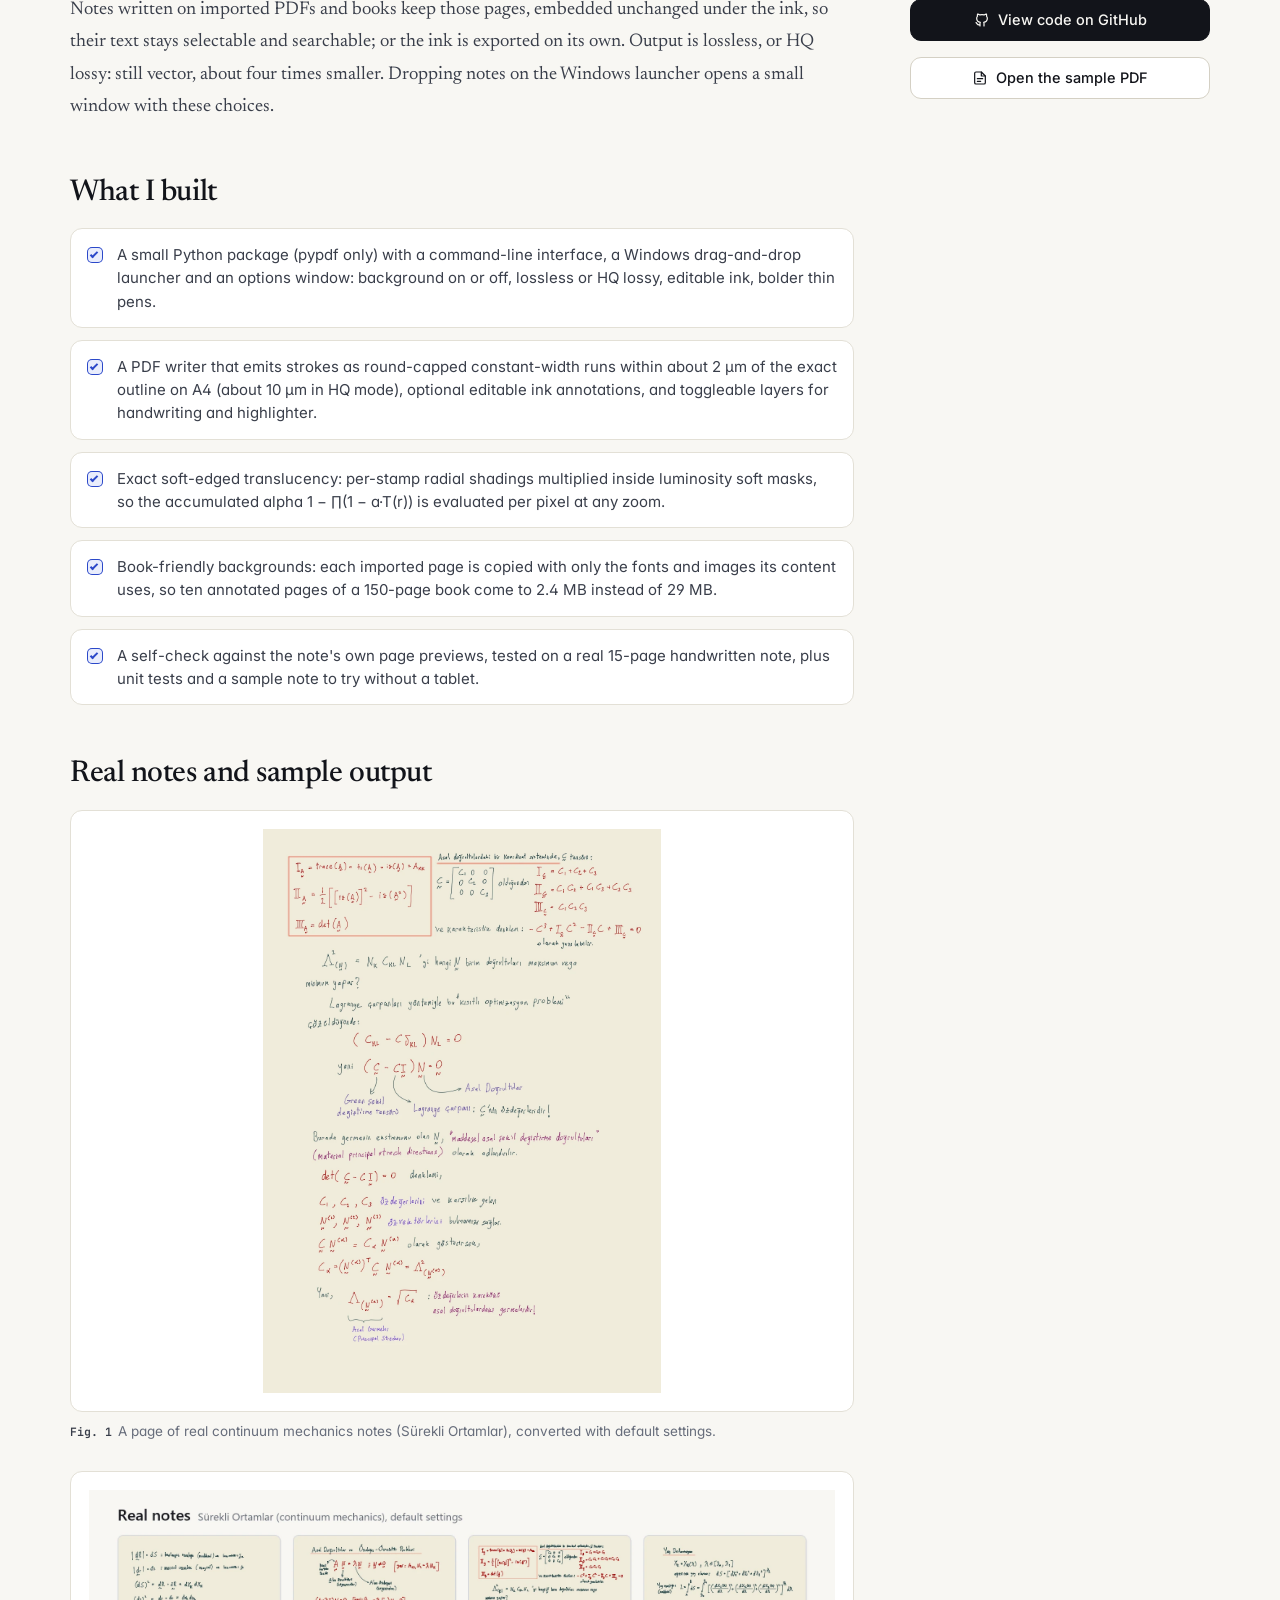
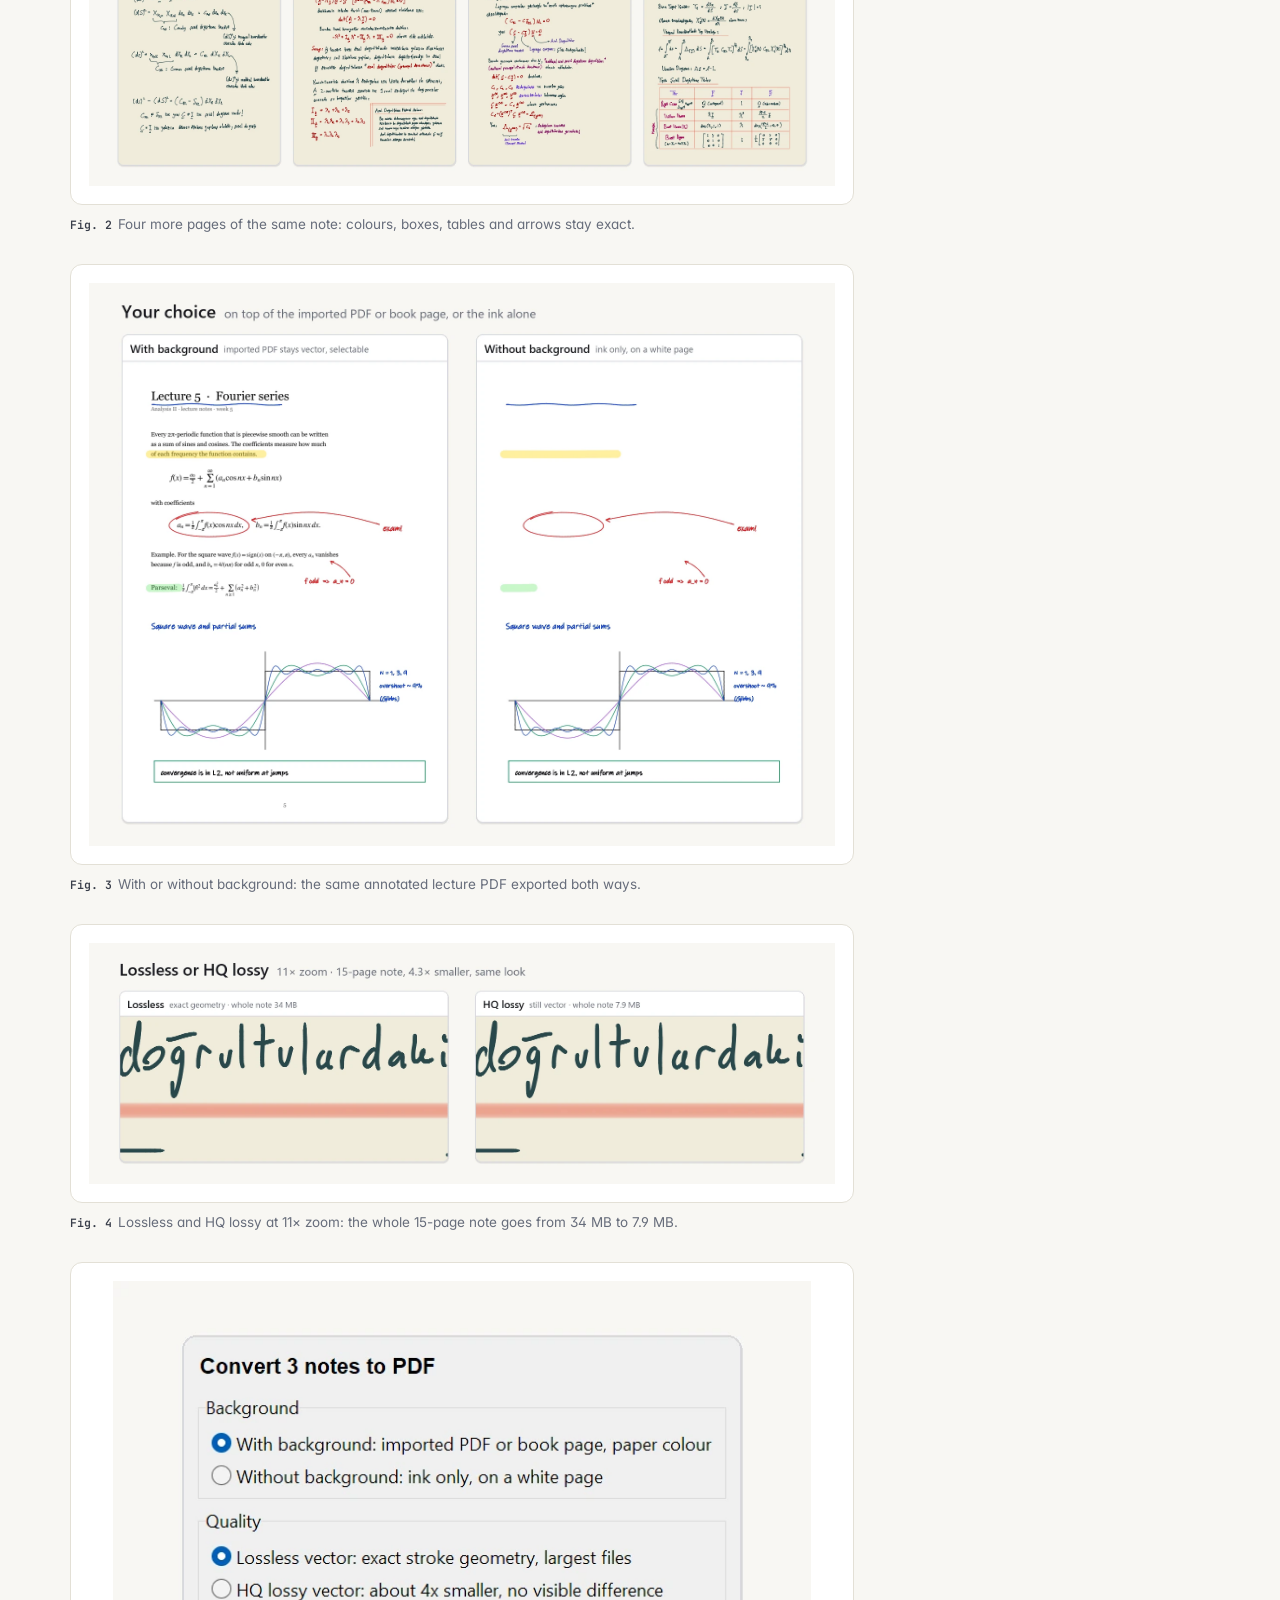
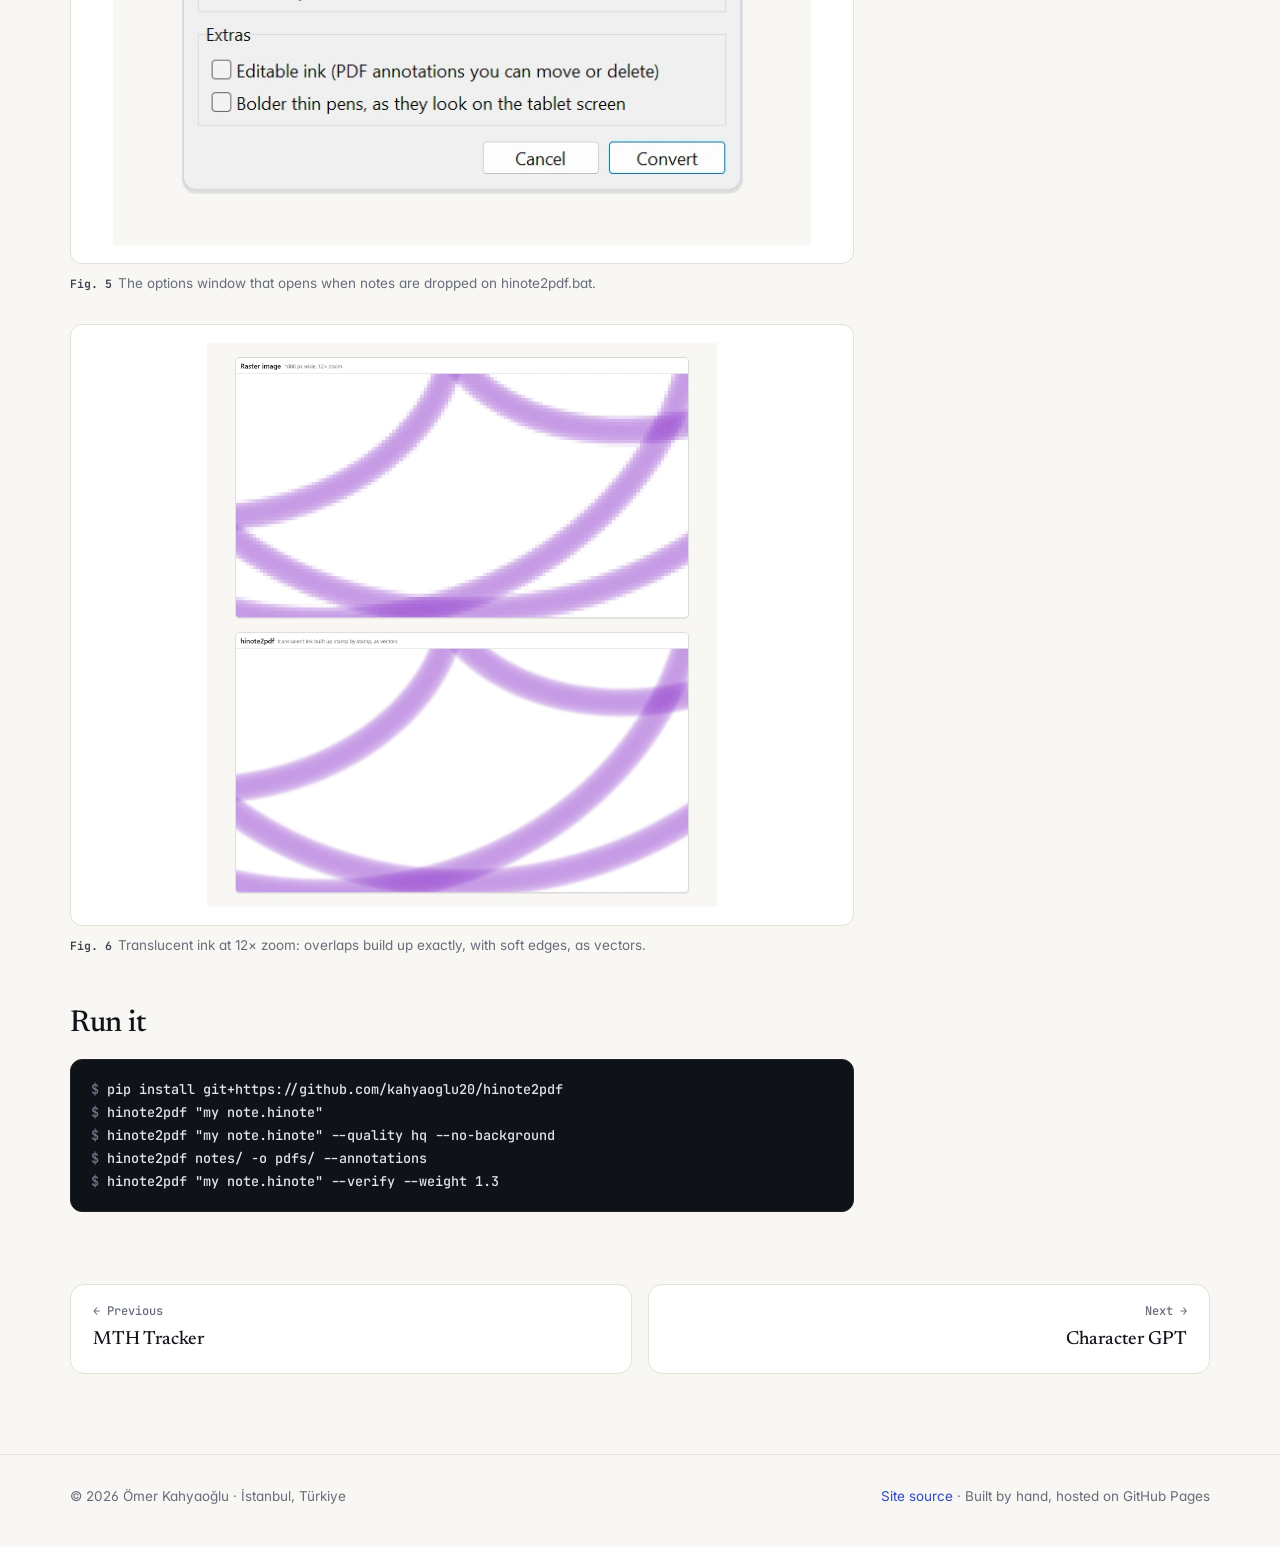
<file: projects/hinote2pdf/index.html>
<!doctype html>
<html lang="en" class="no-js">
<head>
<meta charset="utf-8">
<meta name="viewport" content="width=device-width, initial-scale=1">
<title>hinote2pdf — Ömer Kahyaoğlu</title>
<meta name="description" content="Wrote your notes with an M-Pencil on a MatePad? hinote2pdf converts Huawei Notes files into PDFs whose handwriting stays razor-sharp at any zoom, with or without the imported PDF or book page, lossless or 4× smaller. Free, offline, drag and drop.">
<meta name="author" content="Ömer Kahyaoğlu">
<link rel="canonical" href="https://kahyaoglu20.github.io/projects/hinote2pdf/">
<meta property="og:type" content="website">
<meta property="og:title" content="hinote2pdf — Ömer Kahyaoğlu">
<meta property="og:description" content="Wrote your notes with an M-Pencil on a MatePad? hinote2pdf converts Huawei Notes files into PDFs whose handwriting stays razor-sharp at any zoom, with or without the imported PDF or book page, lossless or 4× smaller. Free, offline, drag and drop.">
<meta property="og:url" content="https://kahyaoglu20.github.io/projects/hinote2pdf/">
<meta property="og:image" content="https://kahyaoglu20.github.io/assets/img/hinote2pdf/cover.webp">
<meta name="twitter:card" content="summary_large_image">
<meta name="theme-color" content="#f8f7f3" media="(prefers-color-scheme: light)">
<meta name="theme-color" content="#0c0e12" media="(prefers-color-scheme: dark)">
<link rel="icon" href="../../favicon.svg" type="image/svg+xml">
<link rel="preconnect" href="https://fonts.googleapis.com">
<link rel="preconnect" href="https://fonts.gstatic.com" crossorigin>
<link rel="stylesheet" href="https://fonts.googleapis.com/css2?family=Inter:wght@400;500;600&family=JetBrains+Mono:wght@500;600&family=Newsreader:ital,opsz,wght@0,6..72,400;0,6..72,500;0,6..72,600;1,6..72,400;1,6..72,500&display=swap">
<link rel="stylesheet" href="../../assets/css/site.css">
<script>try{var t=localStorage.getItem("theme");if(t==="light"||t==="dark")document.documentElement.dataset.theme=t}catch(e){}</script>
<script type="application/ld+json">{"@context": "https://schema.org", "@type": "Person", "name": "Ömer Kahyaoğlu", "jobTitle": "Mathematical Engineering student", "url": "https://kahyaoglu20.github.io", "email": "mailto:math.kahyaoglu@gmail.com", "affiliation": {"@type": "CollegeOrUniversity", "name": "İstanbul Technical University"}, "sameAs": ["https://github.com/kahyaoglu20", "https://www.linkedin.com/in/omerkahyaoglu/", "https://www.instagram.com/omerkahyaoglu_/"]}</script>
</head>
<body>
<a class="skip" href="#main">Skip to content</a>
<header class="nav">
  <div class="wrap">
    <a class="brand" href="../../index.html#top" aria-label="Home">
      <span class="mono-mark">ÖK</span>
      <span>Ömer Kahyaoğlu<small>Mathematical Engineering · ITU</small></span>
    </a>
    <ul class="nav-links" id="nav-links"><li><a href="../../index.html#about">About</a></li><li><a href="../../index.html#research">Research</a></li><li><a href="../../index.html#projects">Projects</a></li><li><a href="../../index.html#notes">Notes</a></li><li><a href="../../index.html#cv">CV</a></li><li><a href="../../index.html#contact">Contact</a></li></ul>
    <button class="icon-btn theme-btn" type="button" aria-label="Toggle dark mode"><svg class="moon" viewBox="0 0 24 24" fill="none" stroke="currentColor" stroke-width="1.8" stroke-linecap="round" stroke-linejoin="round" aria-hidden="true"><path d="M20 14.5A8 8 0 0 1 9.5 4 8 8 0 1 0 20 14.5z"/></svg><svg class="sun" viewBox="0 0 24 24" fill="none" stroke="currentColor" stroke-width="1.8" stroke-linecap="round" stroke-linejoin="round" aria-hidden="true"><circle cx="12" cy="12" r="4"/><path d="M12 2v2M12 20v2M4.9 4.9l1.4 1.4M17.7 17.7l1.4 1.4M2 12h2M20 12h2M4.9 19.1l1.4-1.4M17.7 6.3l1.4-1.4"/></svg></button>
    <button class="icon-btn menu-btn" type="button" aria-label="Menu" aria-controls="nav-links" aria-expanded="false"><svg viewBox="0 0 24 24" fill="none" stroke="currentColor" stroke-width="1.8" stroke-linecap="round" stroke-linejoin="round" aria-hidden="true"><path d="M4 7h16M4 12h16M4 17h16"/></svg></button>
  </div>
</header>

<main id="main">
  <div class="wrap">
    <nav class="crumbs" aria-label="Breadcrumb"><a href="../../index.html">Home</a> / <a href="../../index.html#projects">Projects</a> / hinote2pdf</nav>
    <header class="p-head">
      <div class="meta"><span class="badge released">Released · v1.1.0 · open source</span><span class="ctx">Open-source tool · Nov 2026</span></div>
      <h1>hinote2pdf: Huawei Notes handwriting to lossless vector PDF</h1>
      <p class="sub">An open-source converter that turns Huawei Notes .hinote files into PDFs whose ink is pure vector geometry: sharp at any zoom, faithful to pen pressure, colour and translucency, on top of your imported PDFs and books or on its own.</p>
      <div class="chips"><span class="chip">PDF</span><span class="chip">Vector graphics</span><span class="chip">Handwriting</span><span class="chip">Huawei Notes</span><span class="chip">Open source</span><span class="chip">Python</span></div>
      
    </header>
    <div class="p-hero pad"><img src="../../assets/img/hinote2pdf/cover.webp" alt="A real handwritten page next to a 1080 px image of it, both at 7× zoom."></div>
    <div class="p-body">
      <div>
        <section class="prose"><h2>Overview</h2><p>Huawei Notes on MatePad tablets and Huawei phones keeps handwriting as strokes in its own <code>.hinote</code> files. Taking those notes anywhere else usually means pictures of the pages, which blur when you zoom in and print poorly. <strong>hinote2pdf</strong> converts <code>.hinote</code> files into PDFs whose ink is vector geometry, so a page is exact at 100 % and at 6400 %.</p><p>Each stroke is rebuilt from its recorded pen samples: a smooth curve through every point, a width that follows pen pressure and the tip of the pen that drew it. Translucent pens are built up stamp by stamp inside exact radial soft masks, so overlaps darken as they do on the tablet; highlighters are painted once per stroke and stay see-through; eraser cuts fall exactly where they were made.</p><p>Notes written on imported PDFs and books keep those pages, embedded unchanged under the ink, so their text stays selectable and searchable; or the ink is exported on its own. Output is lossless, or HQ lossy: still vector, about four times smaller. Dropping notes on the Windows launcher opens a small window with these choices.</p></section>
        <section><h2>What I built</h2><ul class="ticks"><li>A small Python package (pypdf only) with a command-line interface, a Windows drag-and-drop launcher and an options window: background on or off, lossless or HQ lossy, editable ink, bolder thin pens.</li><li>A PDF writer that emits strokes as round-capped constant-width runs within about 2 µm of the exact outline on A4 (about 10 µm in HQ mode), optional editable ink annotations, and toggleable layers for handwriting and highlighter.</li><li>Exact soft-edged translucency: per-stamp radial shadings multiplied inside luminosity soft masks, so the accumulated alpha 1 − ∏(1 − a·T(r)) is evaluated per pixel at any zoom.</li><li>Book-friendly backgrounds: each imported page is copied with only the fonts and images its content uses, so ten annotated pages of a 150-page book come to 2.4 MB instead of 29 MB.</li><li>A self-check against the note's own page previews, tested on a real 15-page handwritten note, plus unit tests and a sample note to try without a tablet.</li></ul></section>
        
        
        <section><h2>Real notes and sample output</h2><div class="gallery"><figure class="reveal"><button type="button" data-zoom="../../assets/img/hinote2pdf/real_page12.webp" data-caption="A page of real continuum mechanics notes (Sürekli Ortamlar), converted with default settings." aria-label="Enlarge figure 1"><img src="../../assets/img/hinote2pdf/real_page12.webp" alt="A page of real continuum mechanics notes (Sürekli Ortamlar), converted with default settings." loading="lazy"></button><figcaption><b>Fig. 1</b>A page of real continuum mechanics notes (Sürekli Ortamlar), converted with default settings.</figcaption></figure><figure class="reveal"><button type="button" data-zoom="../../assets/img/hinote2pdf/pages.webp" data-caption="Four more pages of the same note: colours, boxes, tables and arrows stay exact." aria-label="Enlarge figure 2"><img src="../../assets/img/hinote2pdf/pages.webp" alt="Four more pages of the same note: colours, boxes, tables and arrows stay exact." loading="lazy"></button><figcaption><b>Fig. 2</b>Four more pages of the same note: colours, boxes, tables and arrows stay exact.</figcaption></figure><figure class="reveal"><button type="button" data-zoom="../../assets/img/hinote2pdf/background.webp" data-caption="With or without background: the same annotated lecture PDF exported both ways." aria-label="Enlarge figure 3"><img src="../../assets/img/hinote2pdf/background.webp" alt="With or without background: the same annotated lecture PDF exported both ways." loading="lazy"></button><figcaption><b>Fig. 3</b>With or without background: the same annotated lecture PDF exported both ways.</figcaption></figure><figure class="reveal"><button type="button" data-zoom="../../assets/img/hinote2pdf/quality.webp" data-caption="Lossless and HQ lossy at 11× zoom: the whole 15-page note goes from 34 MB to 7.9 MB." aria-label="Enlarge figure 4"><img src="../../assets/img/hinote2pdf/quality.webp" alt="Lossless and HQ lossy at 11× zoom: the whole 15-page note goes from 34 MB to 7.9 MB." loading="lazy"></button><figcaption><b>Fig. 4</b>Lossless and HQ lossy at 11× zoom: the whole 15-page note goes from 34 MB to 7.9 MB.</figcaption></figure><figure class="reveal"><button type="button" data-zoom="../../assets/img/hinote2pdf/dialog.webp" data-caption="The options window that opens when notes are dropped on hinote2pdf.bat." aria-label="Enlarge figure 5"><img src="../../assets/img/hinote2pdf/dialog.webp" alt="The options window that opens when notes are dropped on hinote2pdf.bat." loading="lazy"></button><figcaption><b>Fig. 5</b>The options window that opens when notes are dropped on hinote2pdf.bat.</figcaption></figure><figure class="reveal"><button type="button" data-zoom="../../assets/img/hinote2pdf/zoom_translucent.webp" data-caption="Translucent ink at 12× zoom: overlaps build up exactly, with soft edges, as vectors." aria-label="Enlarge figure 6"><img src="../../assets/img/hinote2pdf/zoom_translucent.webp" alt="Translucent ink at 12× zoom: overlaps build up exactly, with soft edges, as vectors." loading="lazy"></button><figcaption><b>Fig. 6</b>Translucent ink at 12× zoom: overlaps build up exactly, with soft edges, as vectors.</figcaption></figure></div></section>
        <section><h2>Run it</h2><pre class="code"><span class="p">$ </span>pip install git+https://github.com/kahyaoglu20/hinote2pdf
<span class="p">$ </span>hinote2pdf &quot;my note.hinote&quot;
<span class="p">$ </span>hinote2pdf &quot;my note.hinote&quot; --quality hq --no-background
<span class="p">$ </span>hinote2pdf notes/ -o pdfs/ --annotations
<span class="p">$ </span>hinote2pdf &quot;my note.hinote&quot; --verify --weight 1.3
</pre></section>
        
      </div>
      <aside class="p-aside">
        <div class="metric-list"><div><b>100 %</b><span>vector ink: no stroke is ever rasterised</span></div><div><b>34 → 7.9 MB</b><span>a real 15-page note, lossless → HQ lossy</span></div><div><b>89–93 %</b><span>match with the note&#x27;s own page previews (--weight 1.3)</span></div><div><b>0 uploads</b><span>runs offline; notes are only read</span></div></div>
        <a class="btn primary" href="https://github.com/kahyaoglu20/hinote2pdf"><svg viewBox="0 0 24 24" fill="none" stroke="currentColor" stroke-width="1.8" stroke-linecap="round" stroke-linejoin="round" aria-hidden="true"><path d="M9 19c-4.3 1.4-4.3-2.5-6-3m12 5v-3.5c0-1 .1-1.4-.5-2 2.8-.3 5.5-1.4 5.5-6a4.6 4.6 0 0 0-1.3-3.2 4.2 4.2 0 0 0-.1-3.2s-1.1-.3-3.5 1.3a12.3 12.3 0 0 0-6.2 0C6.5 2.8 5.4 3.1 5.4 3.1a4.2 4.2 0 0 0-.1 3.2A4.6 4.6 0 0 0 4 9.5c0 4.6 2.7 5.7 5.5 6-.6.6-.6 1.2-.5 2V21"/></svg> View code on GitHub</a><a class="btn" href="../../assets/papers/hinote2pdf-sample.pdf"><svg viewBox="0 0 24 24" fill="none" stroke="currentColor" stroke-width="1.8" stroke-linecap="round" stroke-linejoin="round" aria-hidden="true"><path d="M14 3H6a2 2 0 0 0-2 2v14a2 2 0 0 0 2 2h12a2 2 0 0 0 2-2V9z"/><path d="M14 3v6h6M8 13h8M8 17h5"/></svg> Open the sample PDF</a>
        
      </aside>
    </div>
    <nav class="pn" aria-label="More projects"><a href="../../projects/mth-tracker/"><span>← Previous</span><b>MTH Tracker</b></a><a class="next" href="../../projects/char-gpt/"><span>Next →</span><b>Character GPT</b></a></nav>
  </div>
</main>
<footer class="site">
  <div class="wrap">
    <span>© 2026 Ömer Kahyaoğlu · İstanbul, Türkiye</span>
    <span><a href="https://github.com/kahyaoglu20/kahyaoglu20.github.io">Site source</a> · Built by hand, hosted on GitHub Pages</span>
  </div>
</footer>
<script src="../../assets/js/site.js" defer></script>
</body>
</html>
</file>
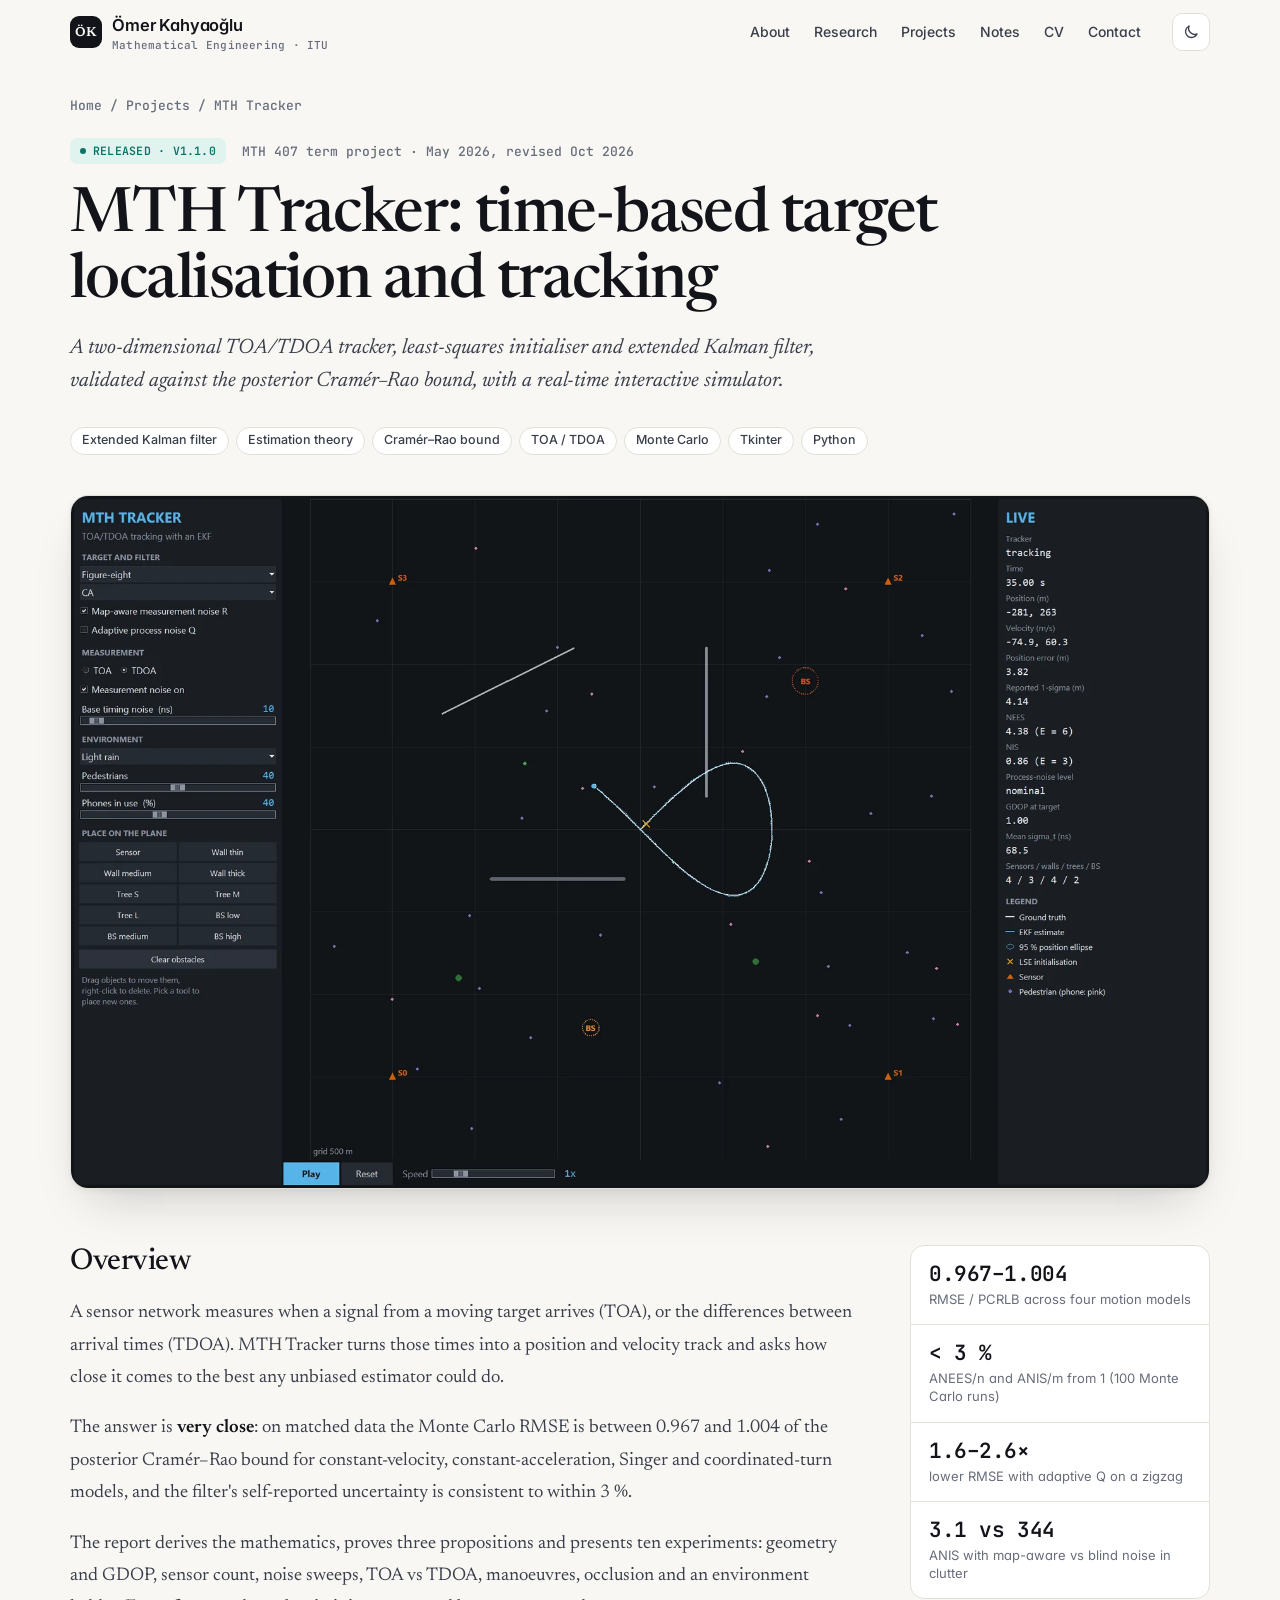
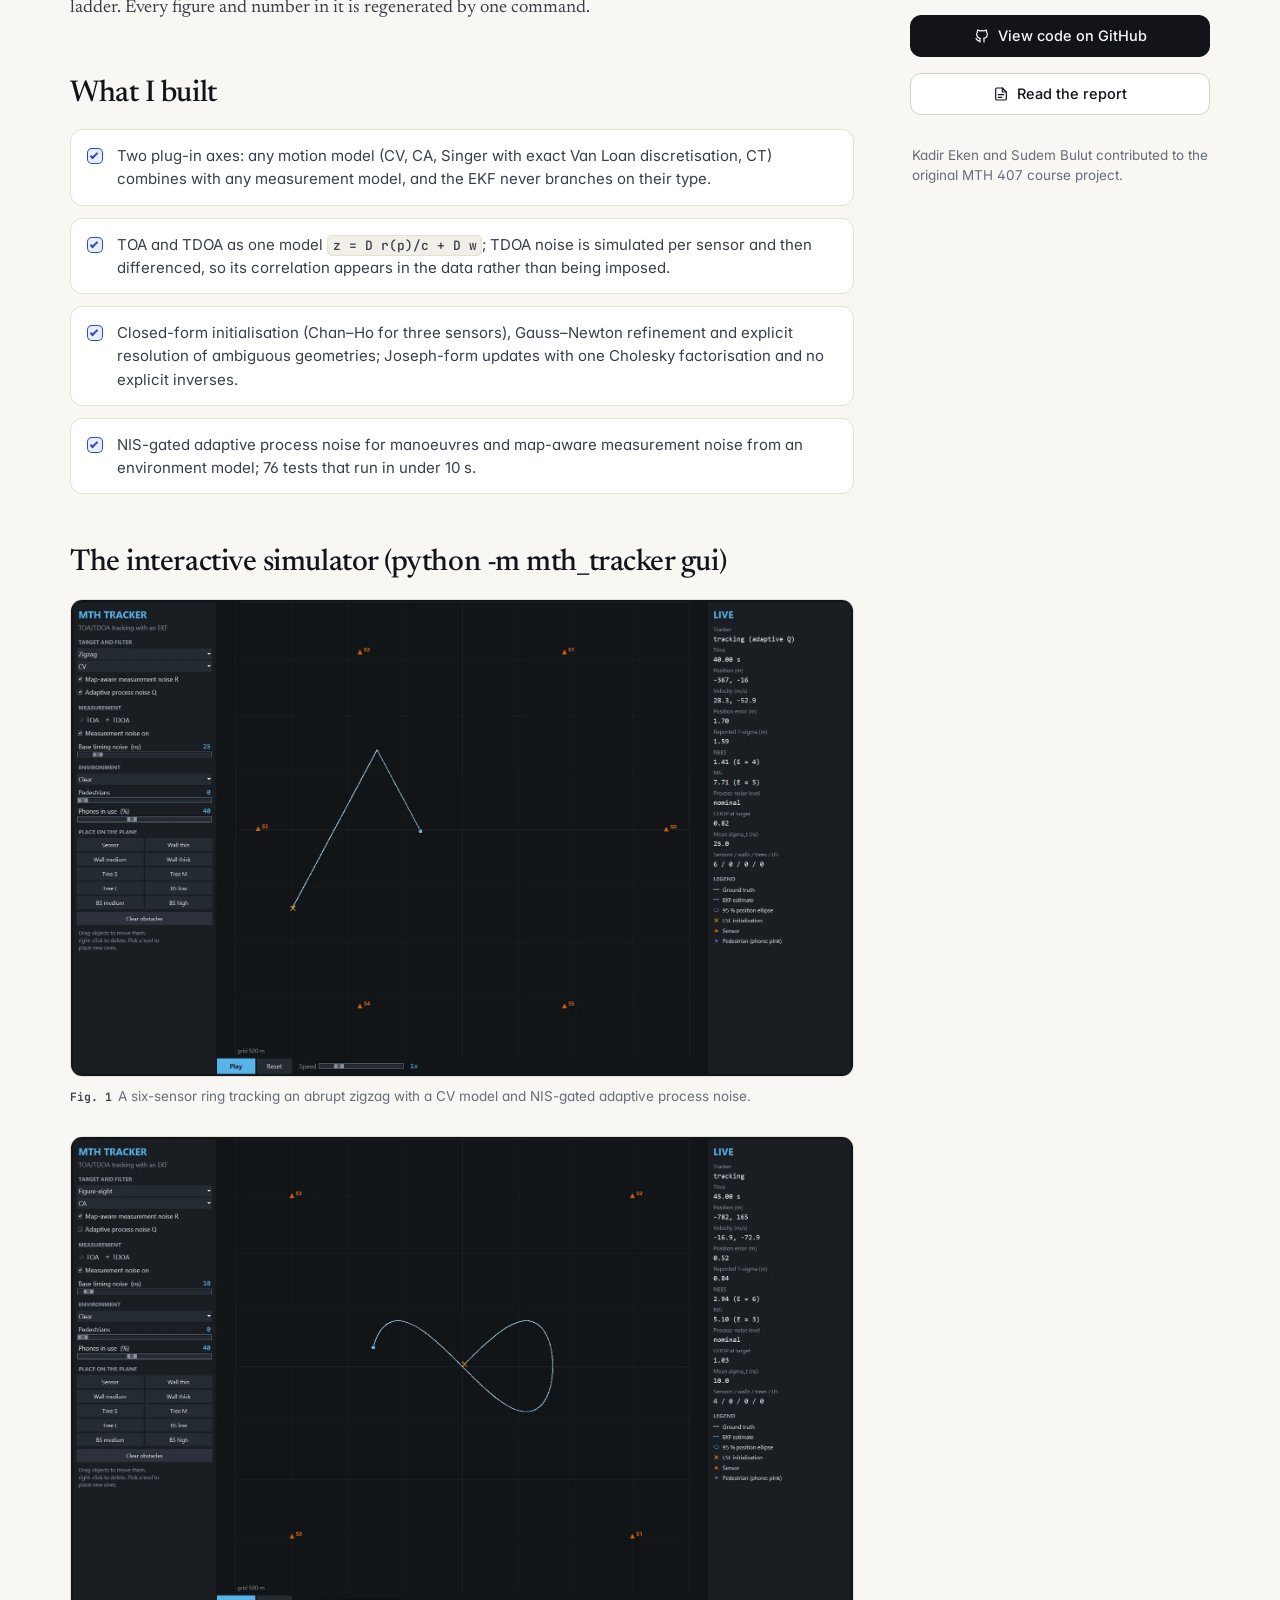
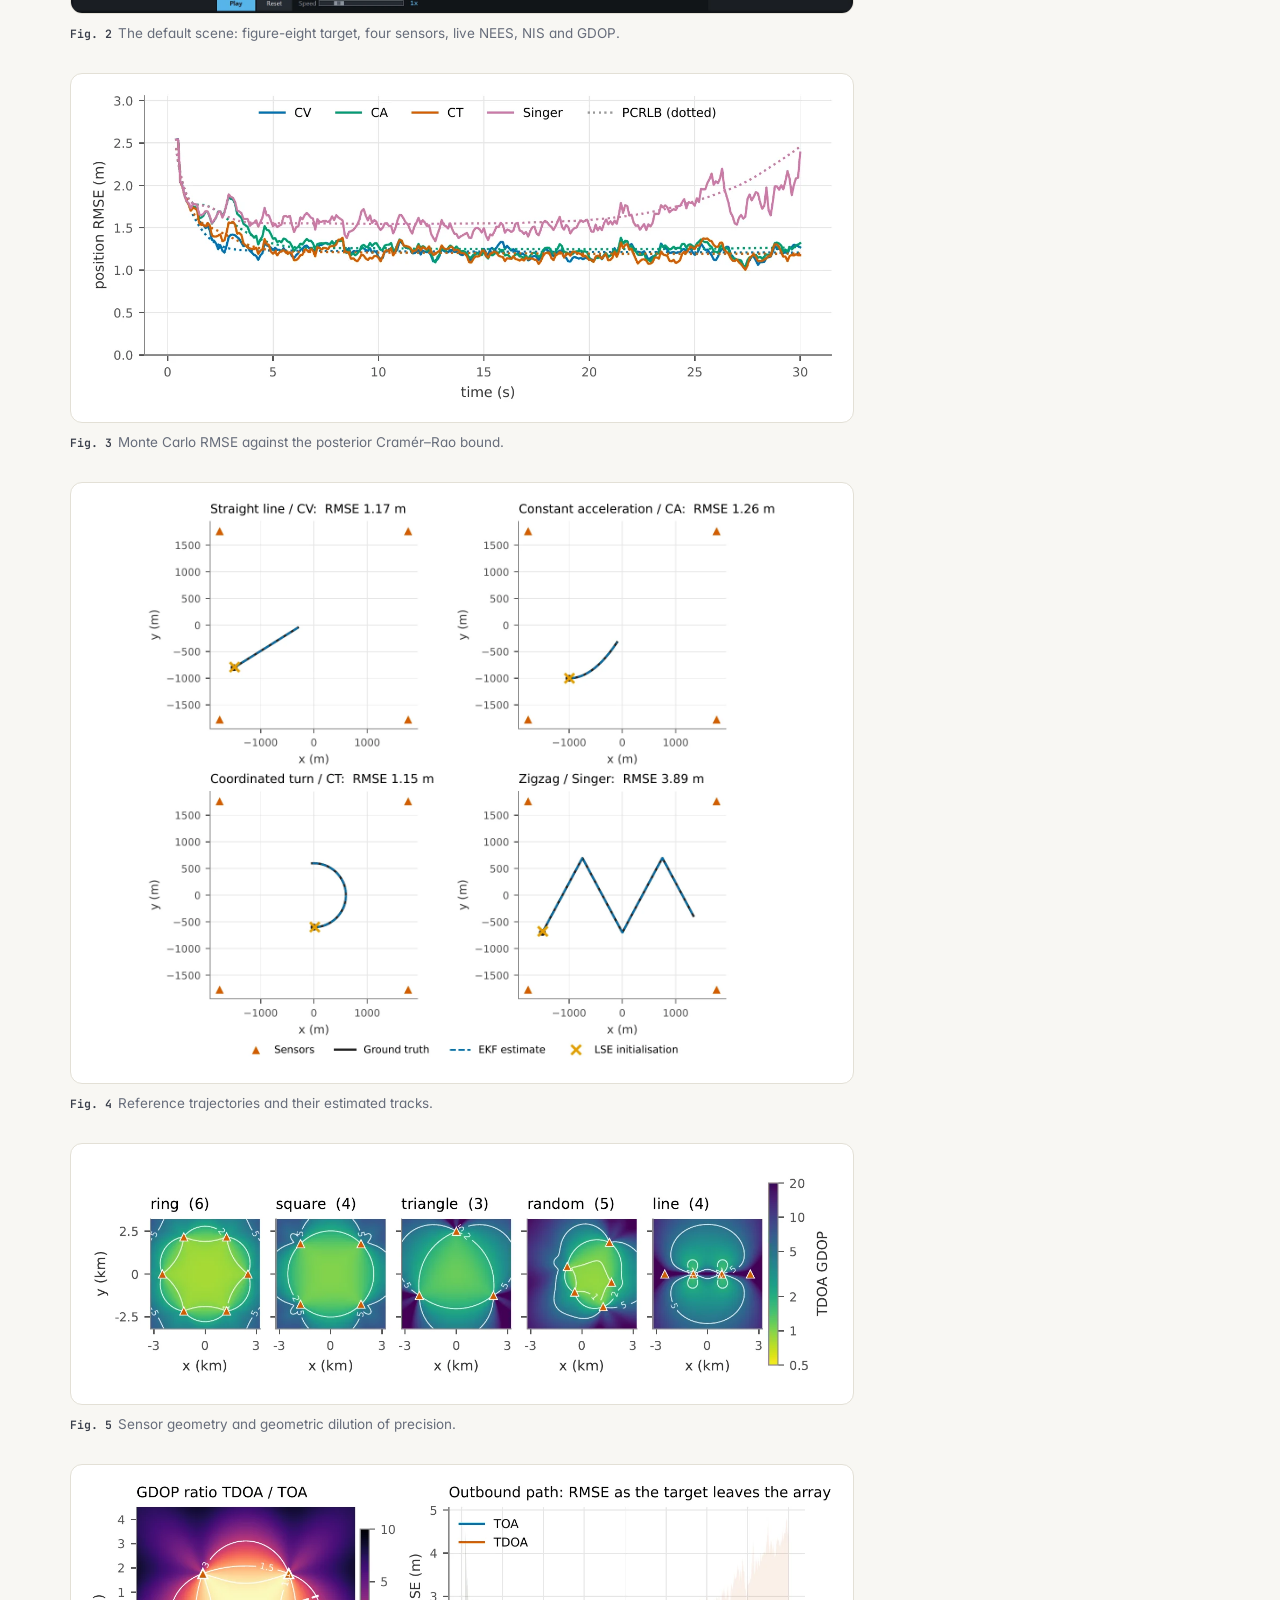
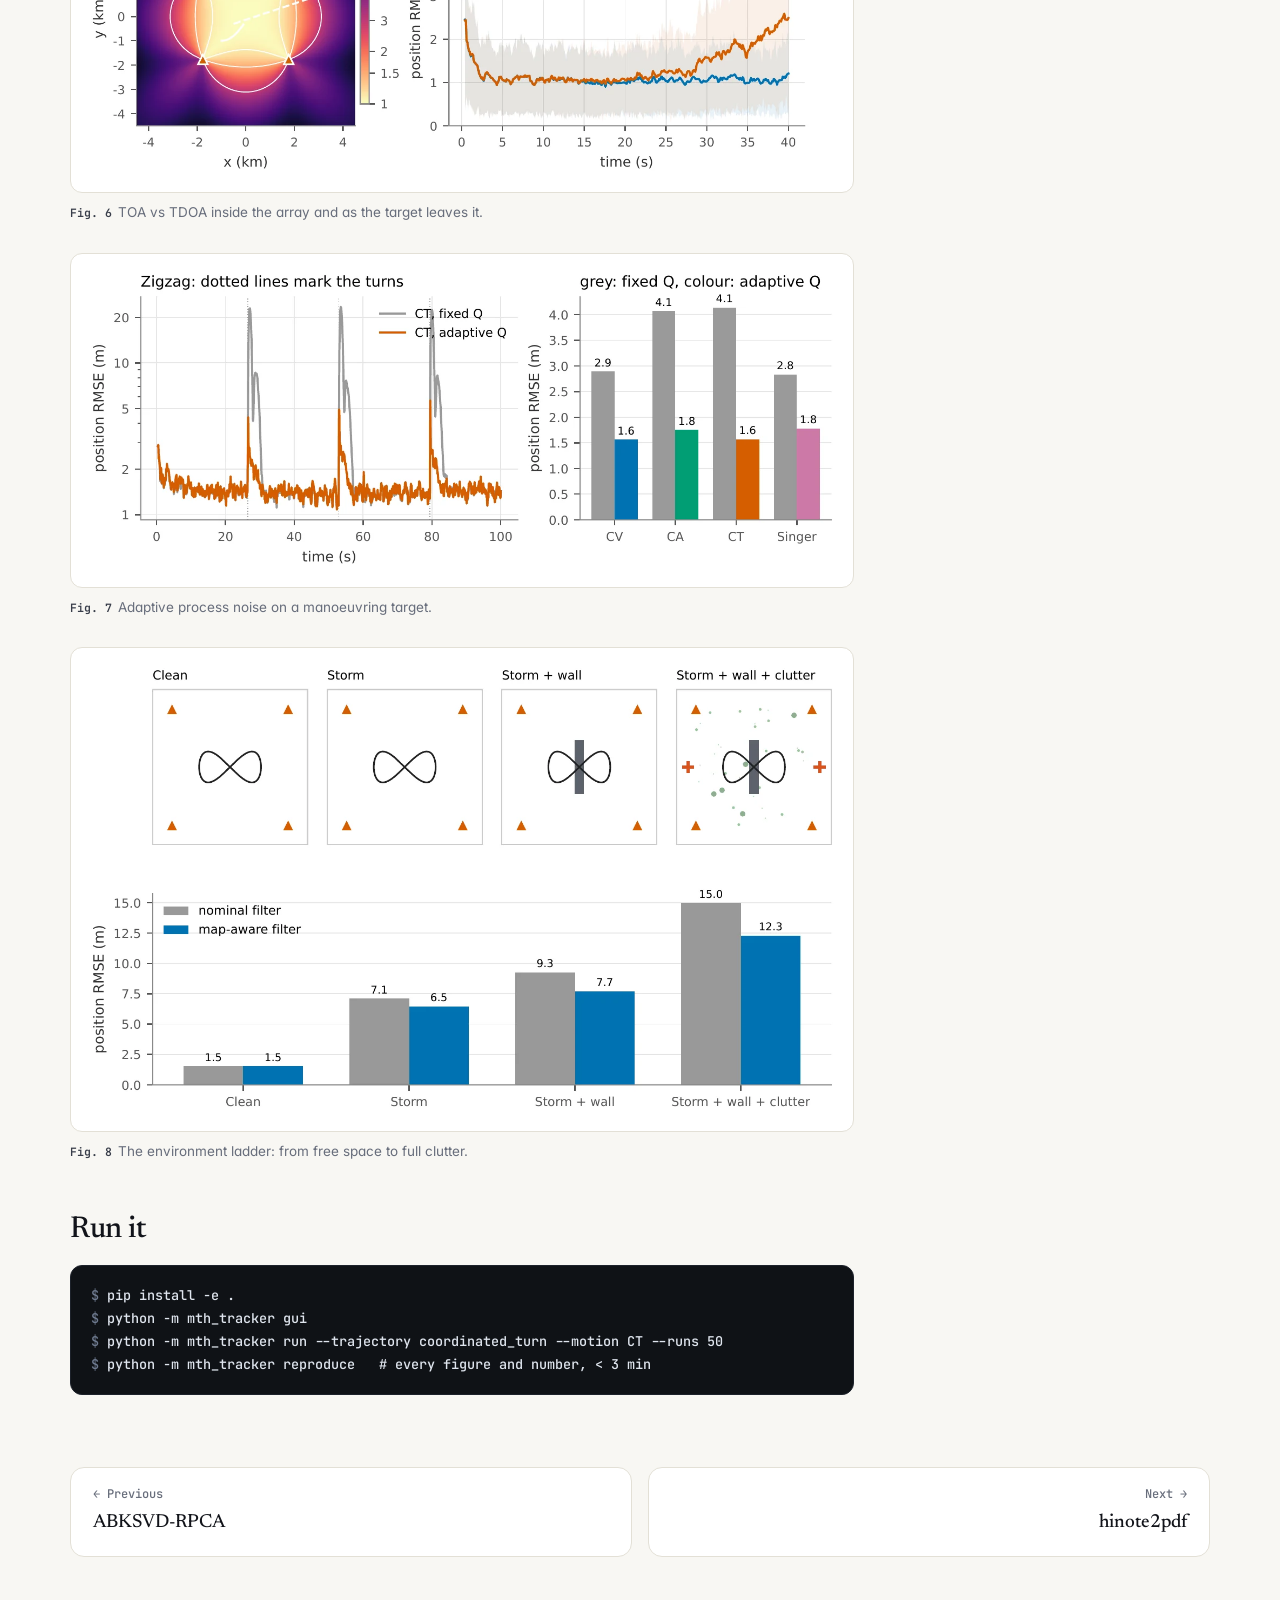
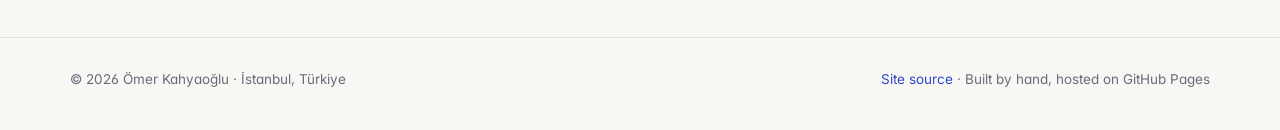
<file: projects/mth-tracker/index.html>
<!doctype html>
<html lang="en" class="no-js">
<head>
<meta charset="utf-8">
<meta name="viewport" content="width=device-width, initial-scale=1">
<title>MTH Tracker — Ömer Kahyaoğlu</title>
<meta name="description" content="Estimates a moving target&#x27;s position and velocity from signal arrival times. Its error sits at 0.97–1.00× the Cramér–Rao bound, with a live simulator for walls, trees, base stations, weather and crowds.">
<meta name="author" content="Ömer Kahyaoğlu">
<link rel="canonical" href="https://kahyaoglu20.github.io/projects/mth-tracker/">
<meta property="og:type" content="website">
<meta property="og:title" content="MTH Tracker — Ömer Kahyaoğlu">
<meta property="og:description" content="Estimates a moving target&#x27;s position and velocity from signal arrival times. Its error sits at 0.97–1.00× the Cramér–Rao bound, with a live simulator for walls, trees, base stations, weather and crowds.">
<meta property="og:url" content="https://kahyaoglu20.github.io/projects/mth-tracker/">
<meta property="og:image" content="https://kahyaoglu20.github.io/assets/img/mth-tracker/gui_urban.webp">
<meta name="twitter:card" content="summary_large_image">
<meta name="theme-color" content="#f8f7f3" media="(prefers-color-scheme: light)">
<meta name="theme-color" content="#0c0e12" media="(prefers-color-scheme: dark)">
<link rel="icon" href="../../favicon.svg" type="image/svg+xml">
<link rel="preconnect" href="https://fonts.googleapis.com">
<link rel="preconnect" href="https://fonts.gstatic.com" crossorigin>
<link rel="stylesheet" href="https://fonts.googleapis.com/css2?family=Inter:wght@400;500;600&family=JetBrains+Mono:wght@500;600&family=Newsreader:ital,opsz,wght@0,6..72,400;0,6..72,500;0,6..72,600;1,6..72,400;1,6..72,500&display=swap">
<link rel="stylesheet" href="../../assets/css/site.css">
<script>try{var t=localStorage.getItem("theme");if(t==="light"||t==="dark")document.documentElement.dataset.theme=t}catch(e){}</script>
<script type="application/ld+json">{"@context": "https://schema.org", "@type": "Person", "name": "Ömer Kahyaoğlu", "jobTitle": "Mathematical Engineering student", "url": "https://kahyaoglu20.github.io", "email": "mailto:math.kahyaoglu@gmail.com", "affiliation": {"@type": "CollegeOrUniversity", "name": "İstanbul Technical University"}, "sameAs": ["https://github.com/kahyaoglu20", "https://www.linkedin.com/in/omerkahyaoglu/", "https://www.instagram.com/omerkahyaoglu_/"]}</script>
</head>
<body>
<a class="skip" href="#main">Skip to content</a>
<header class="nav">
  <div class="wrap">
    <a class="brand" href="../../index.html#top" aria-label="Home">
      <span class="mono-mark">ÖK</span>
      <span>Ömer Kahyaoğlu<small>Mathematical Engineering · ITU</small></span>
    </a>
    <ul class="nav-links" id="nav-links"><li><a href="../../index.html#about">About</a></li><li><a href="../../index.html#research">Research</a></li><li><a href="../../index.html#projects">Projects</a></li><li><a href="../../index.html#notes">Notes</a></li><li><a href="../../index.html#cv">CV</a></li><li><a href="../../index.html#contact">Contact</a></li></ul>
    <button class="icon-btn theme-btn" type="button" aria-label="Toggle dark mode"><svg class="moon" viewBox="0 0 24 24" fill="none" stroke="currentColor" stroke-width="1.8" stroke-linecap="round" stroke-linejoin="round" aria-hidden="true"><path d="M20 14.5A8 8 0 0 1 9.5 4 8 8 0 1 0 20 14.5z"/></svg><svg class="sun" viewBox="0 0 24 24" fill="none" stroke="currentColor" stroke-width="1.8" stroke-linecap="round" stroke-linejoin="round" aria-hidden="true"><circle cx="12" cy="12" r="4"/><path d="M12 2v2M12 20v2M4.9 4.9l1.4 1.4M17.7 17.7l1.4 1.4M2 12h2M20 12h2M4.9 19.1l1.4-1.4M17.7 6.3l1.4-1.4"/></svg></button>
    <button class="icon-btn menu-btn" type="button" aria-label="Menu" aria-controls="nav-links" aria-expanded="false"><svg viewBox="0 0 24 24" fill="none" stroke="currentColor" stroke-width="1.8" stroke-linecap="round" stroke-linejoin="round" aria-hidden="true"><path d="M4 7h16M4 12h16M4 17h16"/></svg></button>
  </div>
</header>

<main id="main">
  <div class="wrap">
    <nav class="crumbs" aria-label="Breadcrumb"><a href="../../index.html">Home</a> / <a href="../../index.html#projects">Projects</a> / MTH Tracker</nav>
    <header class="p-head">
      <div class="meta"><span class="badge released">Released · v1.1.0</span><span class="ctx">MTH 407 term project · May 2026, revised Oct 2026</span></div>
      <h1>MTH Tracker: time-based target localisation and tracking</h1>
      <p class="sub">A two-dimensional TOA/TDOA tracker, least-squares initialiser and extended Kalman filter, validated against the posterior Cramér–Rao bound, with a real-time interactive simulator.</p>
      <div class="chips"><span class="chip">Extended Kalman filter</span><span class="chip">Estimation theory</span><span class="chip">Cramér–Rao bound</span><span class="chip">TOA / TDOA</span><span class="chip">Monte Carlo</span><span class="chip">Tkinter</span><span class="chip">Python</span></div>
      
    </header>
    <div class="p-hero"><img src="../../assets/img/mth-tracker/gui_urban.webp" alt="Urban clutter: walls, trees, two base stations, 40 pedestrians and light rain. The map-aware filter stays consistent."></div>
    <div class="p-body">
      <div>
        <section class="prose"><h2>Overview</h2><p>A sensor network measures when a signal from a moving target arrives (TOA), or the differences between arrival times (TDOA). MTH Tracker turns those times into a position and velocity track and asks how close it comes to the best any unbiased estimator could do.</p><p>The answer is <strong>very close</strong>: on matched data the Monte Carlo RMSE is between 0.967 and 1.004 of the posterior Cramér–Rao bound for constant-velocity, constant-acceleration, Singer and coordinated-turn models, and the filter's self-reported uncertainty is consistent to within 3 %.</p><p>The report derives the mathematics, proves three propositions and presents ten experiments: geometry and GDOP, sensor count, noise sweeps, TOA vs TDOA, manoeuvres, occlusion and an environment ladder. Every figure and number in it is regenerated by one command.</p></section>
        <section><h2>What I built</h2><ul class="ticks"><li>Two plug-in axes: any motion model (CV, CA, Singer with exact Van Loan discretisation, CT) combines with any measurement model, and the EKF never branches on their type.</li><li>TOA and TDOA as one model <code>z = D r(p)/c + D w</code>; TDOA noise is simulated per sensor and then differenced, so its correlation appears in the data rather than being imposed.</li><li>Closed-form initialisation (Chan–Ho for three sensors), Gauss–Newton refinement and explicit resolution of ambiguous geometries; Joseph-form updates with one Cholesky factorisation and no explicit inverses.</li><li>NIS-gated adaptive process noise for manoeuvres and map-aware measurement noise from an environment model; 76 tests that run in under 10 s.</li></ul></section>
        
        
        <section><h2>The interactive simulator (python -m mth_tracker gui)</h2><div class="gallery"><figure class="reveal dark"><button type="button" data-zoom="../../assets/img/mth-tracker/gui_zigzag.webp" data-caption="A six-sensor ring tracking an abrupt zigzag with a CV model and NIS-gated adaptive process noise." aria-label="Enlarge figure 1"><img src="../../assets/img/mth-tracker/gui_zigzag.webp" alt="A six-sensor ring tracking an abrupt zigzag with a CV model and NIS-gated adaptive process noise." loading="lazy"></button><figcaption><b>Fig. 1</b>A six-sensor ring tracking an abrupt zigzag with a CV model and NIS-gated adaptive process noise.</figcaption></figure><figure class="reveal dark"><button type="button" data-zoom="../../assets/img/mth-tracker/gui_default.webp" data-caption="The default scene: figure-eight target, four sensors, live NEES, NIS and GDOP." aria-label="Enlarge figure 2"><img src="../../assets/img/mth-tracker/gui_default.webp" alt="The default scene: figure-eight target, four sensors, live NEES, NIS and GDOP." loading="lazy"></button><figcaption><b>Fig. 2</b>The default scene: figure-eight target, four sensors, live NEES, NIS and GDOP.</figcaption></figure><figure class="reveal"><button type="button" data-zoom="../../assets/img/mth-tracker/consistency_efficiency.webp" data-caption="Monte Carlo RMSE against the posterior Cramér–Rao bound." aria-label="Enlarge figure 3"><img src="../../assets/img/mth-tracker/consistency_efficiency.webp" alt="Monte Carlo RMSE against the posterior Cramér–Rao bound." loading="lazy"></button><figcaption><b>Fig. 3</b>Monte Carlo RMSE against the posterior Cramér–Rao bound.</figcaption></figure><figure class="reveal"><button type="button" data-zoom="../../assets/img/mth-tracker/reference_tracks.webp" data-caption="Reference trajectories and their estimated tracks." aria-label="Enlarge figure 4"><img src="../../assets/img/mth-tracker/reference_tracks.webp" alt="Reference trajectories and their estimated tracks." loading="lazy"></button><figcaption><b>Fig. 4</b>Reference trajectories and their estimated tracks.</figcaption></figure><figure class="reveal"><button type="button" data-zoom="../../assets/img/mth-tracker/geometry_gdop.webp" data-caption="Sensor geometry and geometric dilution of precision." aria-label="Enlarge figure 5"><img src="../../assets/img/mth-tracker/geometry_gdop.webp" alt="Sensor geometry and geometric dilution of precision." loading="lazy"></button><figcaption><b>Fig. 5</b>Sensor geometry and geometric dilution of precision.</figcaption></figure><figure class="reveal"><button type="button" data-zoom="../../assets/img/mth-tracker/toa_tdoa.webp" data-caption="TOA vs TDOA inside the array and as the target leaves it." aria-label="Enlarge figure 6"><img src="../../assets/img/mth-tracker/toa_tdoa.webp" alt="TOA vs TDOA inside the array and as the target leaves it." loading="lazy"></button><figcaption><b>Fig. 6</b>TOA vs TDOA inside the array and as the target leaves it.</figcaption></figure><figure class="reveal"><button type="button" data-zoom="../../assets/img/mth-tracker/manoeuvre.webp" data-caption="Adaptive process noise on a manoeuvring target." aria-label="Enlarge figure 7"><img src="../../assets/img/mth-tracker/manoeuvre.webp" alt="Adaptive process noise on a manoeuvring target." loading="lazy"></button><figcaption><b>Fig. 7</b>Adaptive process noise on a manoeuvring target.</figcaption></figure><figure class="reveal"><button type="button" data-zoom="../../assets/img/mth-tracker/environment_ladder.webp" data-caption="The environment ladder: from free space to full clutter." aria-label="Enlarge figure 8"><img src="../../assets/img/mth-tracker/environment_ladder.webp" alt="The environment ladder: from free space to full clutter." loading="lazy"></button><figcaption><b>Fig. 8</b>The environment ladder: from free space to full clutter.</figcaption></figure></div></section>
        <section><h2>Run it</h2><pre class="code"><span class="p">$ </span>pip install -e .
<span class="p">$ </span>python -m mth_tracker gui
<span class="p">$ </span>python -m mth_tracker run --trajectory coordinated_turn --motion CT --runs 50
<span class="p">$ </span>python -m mth_tracker reproduce   # every figure and number, &lt; 3 min
</pre></section>
        
      </div>
      <aside class="p-aside">
        <div class="metric-list"><div><b>0.967–1.004</b><span>RMSE / PCRLB across four motion models</span></div><div><b>&lt; 3 %</b><span>ANEES/n and ANIS/m from 1 (100 Monte Carlo runs)</span></div><div><b>1.6–2.6×</b><span>lower RMSE with adaptive Q on a zigzag</span></div><div><b>3.1 vs 344</b><span>ANIS with map-aware vs blind noise in clutter</span></div></div>
        <a class="btn primary" href="https://github.com/kahyaoglu20/mth-tracker"><svg viewBox="0 0 24 24" fill="none" stroke="currentColor" stroke-width="1.8" stroke-linecap="round" stroke-linejoin="round" aria-hidden="true"><path d="M9 19c-4.3 1.4-4.3-2.5-6-3m12 5v-3.5c0-1 .1-1.4-.5-2 2.8-.3 5.5-1.4 5.5-6a4.6 4.6 0 0 0-1.3-3.2 4.2 4.2 0 0 0-.1-3.2s-1.1-.3-3.5 1.3a12.3 12.3 0 0 0-6.2 0C6.5 2.8 5.4 3.1 5.4 3.1a4.2 4.2 0 0 0-.1 3.2A4.6 4.6 0 0 0 4 9.5c0 4.6 2.7 5.7 5.5 6-.6.6-.6 1.2-.5 2V21"/></svg> View code on GitHub</a><a class="btn" href="../../assets/papers/kahyaoglu-mth-tracker-report.pdf"><svg viewBox="0 0 24 24" fill="none" stroke="currentColor" stroke-width="1.8" stroke-linecap="round" stroke-linejoin="round" aria-hidden="true"><path d="M14 3H6a2 2 0 0 0-2 2v14a2 2 0 0 0 2 2h12a2 2 0 0 0 2-2V9z"/><path d="M14 3v6h6M8 13h8M8 17h5"/></svg> Read the report</a>
        <p class="credit">Kadir Eken and Sudem Bulut contributed to the original MTH 407 course project.</p>
      </aside>
    </div>
    <nav class="pn" aria-label="More projects"><a href="../../projects/abksvd-rpca/"><span>← Previous</span><b>ABKSVD-RPCA</b></a><a class="next" href="../../projects/hinote2pdf/"><span>Next →</span><b>hinote2pdf</b></a></nav>
  </div>
</main>
<footer class="site">
  <div class="wrap">
    <span>© 2026 Ömer Kahyaoğlu · İstanbul, Türkiye</span>
    <span><a href="https://github.com/kahyaoglu20/kahyaoglu20.github.io">Site source</a> · Built by hand, hosted on GitHub Pages</span>
  </div>
</footer>
<script src="../../assets/js/site.js" defer></script>
</body>
</html>
</file>
<file: assets/css/site.css>
/* Ömer Kahyaoğlu — portfolio. One stylesheet, light and dark. */

:root {
  --bg: #f8f7f3;
  --bg-2: #f1efe8;
  --surface: #ffffff;
  --ink: #12141a;
  --ink-2: #393e4a;
  --muted: #676d7b;
  --line: #e3e0d6;
  --line-2: #d4d0c4;
  --accent: #2b48c9;
  --accent-ink: #1d3299;
  --accent-soft: #e9edfc;
  --amber: #a85d00;
  --amber-soft: #fbf0df;
  --teal: #0b7365;
  --teal-soft: #e0f3ef;
  --violet: #6b3fb8;
  --violet-soft: #efe8fa;
  --figure-bg: #ffffff;
  --shadow: 0 1px 2px rgba(18, 20, 26, .04), 0 8px 24px -12px rgba(18, 20, 26, .12);
  --shadow-lg: 0 2px 6px rgba(18, 20, 26, .05), 0 24px 48px -20px rgba(18, 20, 26, .22);
  --radius: 14px;
  --radius-sm: 9px;
  --serif: "Newsreader", "Iowan Old Style", Georgia, serif;
  --sans: "Inter", system-ui, -apple-system, "Segoe UI", sans-serif;
  --mono: "JetBrains Mono", ui-monospace, "SFMono-Regular", Consolas, monospace;
  --max: 1140px;
  color-scheme: light;
}

@media (prefers-color-scheme: dark) {
  :root:not([data-theme="light"]) {
    --bg: #0c0e12;
    --bg-2: #111419;
    --surface: #14171d;
    --ink: #eceef3;
    --ink-2: #c4c9d4;
    --muted: #8d94a4;
    --line: #232833;
    --line-2: #2e3441;
    --accent: #8da3ff;
    --accent-ink: #b4c2ff;
    --accent-soft: rgba(141, 163, 255, .12);
    --amber: #f2b45c;
    --amber-soft: rgba(242, 180, 92, .12);
    --teal: #5fd4c0;
    --teal-soft: rgba(95, 212, 192, .11);
    --violet: #b99af5;
    --violet-soft: rgba(185, 154, 245, .12);
    --figure-bg: #f4f3ef;
    --shadow: 0 1px 2px rgba(0, 0, 0, .3), 0 8px 24px -12px rgba(0, 0, 0, .6);
    --shadow-lg: 0 2px 6px rgba(0, 0, 0, .35), 0 24px 48px -20px rgba(0, 0, 0, .7);
    color-scheme: dark;
  }
}

:root[data-theme="dark"] {
  --bg: #0c0e12;
  --bg-2: #111419;
  --surface: #14171d;
  --ink: #eceef3;
  --ink-2: #c4c9d4;
  --muted: #8d94a4;
  --line: #232833;
  --line-2: #2e3441;
  --accent: #8da3ff;
  --accent-ink: #b4c2ff;
  --accent-soft: rgba(141, 163, 255, .12);
  --amber: #f2b45c;
  --amber-soft: rgba(242, 180, 92, .12);
  --teal: #5fd4c0;
  --teal-soft: rgba(95, 212, 192, .11);
  --violet: #b99af5;
  --violet-soft: rgba(185, 154, 245, .12);
  --figure-bg: #f4f3ef;
  --shadow: 0 1px 2px rgba(0, 0, 0, .3), 0 8px 24px -12px rgba(0, 0, 0, .6);
  --shadow-lg: 0 2px 6px rgba(0, 0, 0, .35), 0 24px 48px -20px rgba(0, 0, 0, .7);
  color-scheme: dark;
}

*, *::before, *::after { box-sizing: border-box; }
html { scroll-behavior: smooth; scroll-padding-top: 84px; -webkit-text-size-adjust: 100%; }
@media (prefers-reduced-motion: reduce) { html { scroll-behavior: auto; } }
body {
  margin: 0;
  background: var(--bg);
  color: var(--ink);
  font: 400 16.5px/1.65 var(--sans);
  font-feature-settings: "cv11", "ss01";
  -webkit-font-smoothing: antialiased;
  text-rendering: optimizeLegibility;
  overflow-x: hidden;
}
img { max-width: 100%; display: block; }
a { color: var(--accent); text-decoration: none; text-underline-offset: 3px; }
a:hover { text-decoration: underline; }
strong { font-weight: 600; color: var(--ink); }
code, kbd { font: 500 .86em/1.4 var(--mono); background: var(--bg-2); border: 1px solid var(--line); border-radius: 5px; padding: .08em .35em; }
::selection { background: var(--accent); color: #fff; }
:focus-visible { outline: 2px solid var(--accent); outline-offset: 3px; border-radius: 4px; }

.wrap { width: min(var(--max), 100% - 32px); margin-inline: auto; }
.skip { position: absolute; left: -999px; top: 8px; background: var(--ink); color: var(--bg); padding: 8px 14px; border-radius: 8px; z-index: 100; }
.skip:focus { left: 16px; }

/* ---------- navigation ---------- */
.nav {
  position: sticky; top: 0; z-index: 50;
  background: color-mix(in srgb, var(--bg) 82%, transparent);
  backdrop-filter: saturate(1.4) blur(14px);
  -webkit-backdrop-filter: saturate(1.4) blur(14px);
  border-bottom: 1px solid transparent;
  transition: border-color .2s;
}
.nav.scrolled { border-bottom-color: var(--line); }
.nav .wrap { display: flex; align-items: center; gap: 20px; height: 64px; }
.brand { display: flex; align-items: center; gap: 10px; color: var(--ink); font-weight: 600; letter-spacing: -.01em; }
.brand:hover { text-decoration: none; }
.brand .mono-mark {
  width: 32px; height: 32px; border-radius: 9px; display: grid; place-items: center;
  background: var(--ink); color: var(--bg); font: 600 13px/1 var(--serif); letter-spacing: .02em;
}
.brand small { display: block; font: 500 11px/1.2 var(--mono); color: var(--muted); letter-spacing: .02em; }
.nav-links { display: flex; gap: 2px; margin-left: auto; list-style: none; padding: 0; margin-block: 0; }
.nav-links a {
  display: block; padding: 7px 11px; border-radius: 8px; color: var(--ink-2);
  font-size: 14px; font-weight: 500;
}
.nav-links a:hover { background: var(--bg-2); color: var(--ink); text-decoration: none; }
.nav-links a.active { color: var(--ink); background: var(--bg-2); }
.icon-btn {
  width: 38px; height: 38px; border-radius: 10px; display: inline-grid; place-items: center;
  border: 1px solid var(--line); background: var(--surface); color: var(--ink-2); cursor: pointer;
  transition: border-color .15s, color .15s;
}
.icon-btn:hover { border-color: var(--line-2); color: var(--ink); }
.icon-btn svg { width: 18px; height: 18px; }
.menu-btn { display: none; }
.theme-btn .sun { display: none; }
:root[data-theme="dark"] .theme-btn .sun { display: block; }
:root[data-theme="dark"] .theme-btn .moon { display: none; }
@media (prefers-color-scheme: dark) {
  :root:not([data-theme="light"]) .theme-btn .sun { display: block; }
  :root:not([data-theme="light"]) .theme-btn .moon { display: none; }
}

@media (max-width: 900px) {
  .menu-btn { display: inline-grid; }
  .nav .wrap { gap: 10px; }
  .nav-links {
    position: fixed; inset: 64px 0 auto 0; flex-direction: column; gap: 0;
    background: var(--bg); border-bottom: 1px solid var(--line); padding: 8px 16px 16px;
    transform: translateY(-8px); opacity: 0; pointer-events: none; transition: .18s ease;
  }
  .nav-links.open { transform: none; opacity: 1; pointer-events: auto; }
  .nav-links a { padding: 12px 8px; font-size: 16px; border-bottom: 1px solid var(--line); border-radius: 0; }
  .theme-btn { margin-left: auto; }
}

/* ---------- buttons, chips, badges ---------- */
.btn {
  display: inline-flex; align-items: center; gap: 8px; height: 42px; padding: 0 18px;
  border-radius: 11px; font: 500 14.5px/1 var(--sans); border: 1px solid var(--line-2);
  background: var(--surface); color: var(--ink); cursor: pointer; white-space: nowrap;
  transition: transform .12s, border-color .15s, background .15s, box-shadow .15s;
}
.btn:hover { text-decoration: none; border-color: var(--ink-2); box-shadow: var(--shadow); }
.btn:active { transform: translateY(1px); }
.btn svg { width: 16px; height: 16px; flex: none; }
.btn.primary { background: var(--ink); color: var(--bg); border-color: var(--ink); }
.btn.primary:hover { background: var(--ink-2); border-color: var(--ink-2); }
.btn.sm { height: 36px; padding: 0 13px; font-size: 13.5px; border-radius: 9px; }
.btn-row { display: flex; flex-wrap: wrap; gap: 10px; }

.chip {
  display: inline-flex; align-items: center; height: 28px; padding: 0 11px; border-radius: 999px;
  border: 1px solid var(--line); background: var(--surface); color: var(--ink-2);
  font: 500 12.5px/1 var(--sans); white-space: nowrap;
}
.chips { display: flex; flex-wrap: wrap; gap: 7px; }

.badge {
  display: inline-flex; align-items: center; gap: 7px; height: 26px; padding: 0 10px; border-radius: 7px;
  font: 600 11.5px/1 var(--mono); letter-spacing: .02em; text-transform: uppercase; white-space: nowrap;
}
.badge::before { content: ""; width: 6px; height: 6px; border-radius: 50%; background: currentColor; }
.badge.preprint { color: var(--amber); background: var(--amber-soft); }
.badge.released { color: var(--teal); background: var(--teal-soft); }
.badge.course { color: var(--violet); background: var(--violet-soft); }

/* ---------- hero ---------- */
.hero { padding: 72px 0 56px; position: relative; }
.hero-grid { display: grid; grid-template-columns: 1.15fr .85fr; gap: 56px; align-items: center; }
.eyebrow { font: 500 12.5px/1.4 var(--mono); color: var(--muted); letter-spacing: .04em; text-transform: uppercase; }
.hero h1 {
  font: 500 clamp(44px, 6.6vw, 78px)/1.02 var(--serif); letter-spacing: -.025em; margin: 18px 0 10px;
}
.hero h1 .accent { font-style: italic; color: var(--accent); }
.hero .role { font: 400 clamp(19px, 2.2vw, 23px)/1.4 var(--serif); color: var(--ink-2); margin: 0 0 22px; font-style: italic; }
.hero .lead { font-size: 18px; line-height: 1.7; color: var(--ink-2); max-width: 600px; margin: 0 0 30px; }
.hero .btn-row { margin-bottom: 28px; }
.socials { display: flex; gap: 8px; flex-wrap: wrap; }
.socials a { color: var(--muted); }
.socials a:hover { color: var(--ink); }

.matrix-card {
  background: var(--surface); border: 1px solid var(--line); border-radius: 20px; padding: 22px 22px 18px;
  box-shadow: var(--shadow-lg); position: relative;
}
.matrix-card canvas { width: 100%; aspect-ratio: 16 / 7.2; display: block; }
.matrix-legend { display: grid; grid-template-columns: 1fr auto 1fr auto 1fr; align-items: center; text-align: center;
  font: italic 500 24px/1 var(--serif); color: var(--ink); margin-top: 10px; }
.matrix-legend span.op { font-style: normal; color: var(--muted); font-size: 20px; }
.matrix-legend small { display: block; font: 500 10.5px/1.3 var(--mono); font-style: normal; color: var(--muted); margin-top: 6px; letter-spacing: .03em; text-transform: uppercase; }
.matrix-caption { margin: 16px 2px 0; padding-top: 14px; border-top: 1px dashed var(--line-2); font-size: 13.5px; color: var(--muted); line-height: 1.55; }
.matrix-caption a { font-weight: 500; }

.stats {
  display: grid; grid-template-columns: repeat(4, 1fr); margin-top: 56px;
  border-top: 1px solid var(--line); border-bottom: 1px solid var(--line);
}
.stat { padding: 22px 22px 22px 0; }
.stat + .stat { padding-left: 22px; border-left: 1px solid var(--line); }
.stat b { display: block; font: 500 38px/1 var(--serif); letter-spacing: -.02em; color: var(--ink); }
.stat span { display: block; margin-top: 8px; font-size: 14px; color: var(--ink-2); line-height: 1.4; }
.stat small { display: block; margin-top: 4px; font: 500 11.5px/1.4 var(--mono); color: var(--muted); }

@media (max-width: 960px) {
  .hero { padding-top: 40px; }
  .hero-grid { grid-template-columns: 1fr; gap: 40px; }
  .stats { grid-template-columns: repeat(2, 1fr); }
  .stat:nth-child(3) { padding-left: 0; border-left: 0; }
  .stat:nth-child(n+3) { border-top: 1px solid var(--line); }
}
@media (max-width: 520px) {
  .stats { grid-template-columns: 1fr; }
  .stat, .stat + .stat { padding: 18px 0; border-left: 0; }
  .stat + .stat { border-top: 1px solid var(--line); }
  .matrix-legend { font-size: 19px; }
}

/* ---------- sections ---------- */
section.block { padding: 88px 0; border-top: 1px solid var(--line); }
section.block.tint { background: var(--bg-2); }
.section-head { display: grid; grid-template-columns: 220px 1fr; gap: 40px; margin-bottom: 44px; }
.section-head .num { font: 500 13px/1.6 var(--mono); color: var(--muted); letter-spacing: .03em; padding-top: 8px; }
.section-head .num b { color: var(--accent); font-weight: 600; }
.section-head h2 { font: 500 clamp(32px, 4vw, 46px)/1.08 var(--serif); letter-spacing: -.02em; margin: 0 0 12px; }
.section-head p { margin: 0; color: var(--ink-2); max-width: 680px; font-size: 17px; }
@media (max-width: 860px) {
  section.block { padding: 64px 0; }
  .section-head { grid-template-columns: 1fr; gap: 6px; margin-bottom: 32px; }
}

/* ---------- about ---------- */
.about-grid { display: grid; grid-template-columns: 220px 1fr 330px; gap: 40px; }
.story p { font: 400 19px/1.72 var(--serif); color: var(--ink-2); margin: 0 0 20px; }
.story p:first-child::first-letter { font-size: 3.3em; float: left; line-height: .9; margin: 6px 10px 0 0; color: var(--accent); font-weight: 500; }
.story p strong { color: var(--ink); font-weight: 600; }
.path { list-style: none; margin: 0; padding: 0; position: relative; }
.path::before { content: ""; position: absolute; left: 7px; top: 8px; bottom: 8px; width: 1px; background: var(--line-2); }
.path li { position: relative; padding: 0 0 22px 30px; }
.path li::before { content: ""; position: absolute; left: 2px; top: 7px; width: 11px; height: 11px; border-radius: 50%; background: var(--bg); border: 2px solid var(--line-2); }
.path li.now::before { border-color: var(--accent); background: var(--accent); box-shadow: 0 0 0 4px var(--accent-soft); }
.path li.next::before { border-style: dashed; border-color: var(--accent); }
.path b { display: block; font-size: 15px; }
.path span { display: block; font: 500 12px/1.5 var(--mono); color: var(--muted); }
.path p { margin: 4px 0 0; font-size: 14px; color: var(--ink-2); line-height: 1.5; }
.side-card { background: var(--surface); border: 1px solid var(--line); border-radius: var(--radius); padding: 22px; }
.side-card h3 { font: 600 12px/1 var(--mono); text-transform: uppercase; letter-spacing: .06em; color: var(--muted); margin: 0 0 18px; }
.side-card + .side-card { margin-top: 16px; }
@media (max-width: 1080px) { .about-grid { grid-template-columns: 1fr 300px; } .about-grid > .spacer { display: none; } }
@media (max-width: 800px) { .about-grid { grid-template-columns: 1fr; } }

.principles { display: grid; grid-template-columns: repeat(5, 1fr); gap: 14px; margin-top: 56px; }
.principle { border-top: 2px solid var(--ink); padding-top: 14px; }
.principle h4 { font: 600 15px/1.35 var(--sans); margin: 0 0 8px; }
.principle p { margin: 0; font-size: 14px; color: var(--ink-2); line-height: 1.55; }
.principle .k { font: 500 11.5px/1 var(--mono); color: var(--muted); display: block; margin-bottom: 10px; }
@media (max-width: 1080px) { .principles { grid-template-columns: repeat(3, 1fr); row-gap: 28px; } }
@media (max-width: 680px) { .principles { grid-template-columns: 1fr; } }

/* ---------- research cards ---------- */
.paper {
  display: grid; grid-template-columns: 260px 1fr; gap: 36px; padding: 32px;
  background: var(--surface); border: 1px solid var(--line); border-radius: 18px; box-shadow: var(--shadow);
}
.paper + .paper { margin-top: 22px; }
.paper .thumb {
  position: relative; border-radius: 10px; overflow: hidden; border: 1px solid var(--line);
  background: #fff; aspect-ratio: 8.5 / 11; align-self: start;
  box-shadow: 0 1px 0 var(--line), 6px 6px 0 -1px var(--bg-2), 6px 6px 0 0 var(--line);
}
.paper .thumb img { width: 100%; height: 100%; object-fit: cover; object-position: top; }
.paper .meta { display: flex; flex-wrap: wrap; align-items: center; gap: 10px 14px; margin-bottom: 14px; }
.paper .meta .ctx { font: 500 12.5px/1 var(--mono); color: var(--muted); }
.paper h3 { font: 500 clamp(24px, 2.6vw, 31px)/1.18 var(--serif); letter-spacing: -.015em; margin: 0 0 12px; }
.paper h3 a { color: var(--ink); }
.paper .sub { color: var(--ink-2); margin: 0 0 22px; font-size: 16.5px; }
.metrics { display: grid; grid-template-columns: repeat(4, 1fr); gap: 0; border: 1px solid var(--line); border-radius: 12px; overflow: hidden; margin-bottom: 22px; }
.metric { padding: 14px 16px; background: var(--bg); }
.metric + .metric { border-left: 1px solid var(--line); }
.metric b { display: block; font: 600 19px/1.15 var(--mono); letter-spacing: -.02em; color: var(--ink); }
.metric span { display: block; margin-top: 6px; font-size: 12.5px; color: var(--muted); line-height: 1.4; }
.paper .chips { margin-bottom: 22px; }
@media (max-width: 900px) {
  .paper { grid-template-columns: 1fr; padding: 22px; gap: 22px; }
  .paper .thumb { max-width: 220px; }
  .metrics { grid-template-columns: repeat(2, 1fr); }
  .metric:nth-child(3) { border-left: 0; }
  .metric:nth-child(n+3) { border-top: 1px solid var(--line); }
}

.notice {
  display: flex; gap: 12px; align-items: flex-start; padding: 14px 16px; border-radius: 12px;
  background: var(--amber-soft); color: var(--ink-2); font-size: 14px; line-height: 1.55; margin-top: 22px;
}
.notice svg { width: 18px; height: 18px; color: var(--amber); flex: none; margin-top: 2px; }

/* ---------- project cards ---------- */
.featured {
  display: grid; grid-template-columns: 1.35fr 1fr; background: var(--surface); border: 1px solid var(--line);
  border-radius: 20px; overflow: hidden; box-shadow: var(--shadow-lg); margin-bottom: 26px;
}
.featured .shot { background: #0f1216; position: relative; min-height: 100%; }
.featured .shot img { width: 100%; height: 100%; object-fit: cover; object-position: left top; }
.featured .shot .label { position: absolute; left: 14px; bottom: 14px; font: 500 11.5px/1 var(--mono); color: #cfd5df; background: rgba(12, 14, 18, .72); padding: 7px 10px; border-radius: 7px; backdrop-filter: blur(6px); }
.featured .body { padding: 34px; display: flex; flex-direction: column; }
.featured h3 { font: 500 32px/1.12 var(--serif); letter-spacing: -.015em; margin: 14px 0 12px; }
.featured h3 a { color: var(--ink); }
.featured p { color: var(--ink-2); margin: 0 0 20px; }
.featured .metrics { grid-template-columns: repeat(2, 1fr); }
.featured .metric:nth-child(3) { border-left: 0; }
.featured .metric:nth-child(n+3) { border-top: 1px solid var(--line); }
.featured .btn-row { margin-top: auto; }
.strip { display: grid; grid-template-columns: repeat(3, 1fr); gap: 1px; background: var(--line); border-top: 1px solid var(--line); grid-column: 1 / -1; }
.strip button { padding: 0; border: 0; background: #0f1216; cursor: zoom-in; aspect-ratio: 16 / 9.7; overflow: hidden; }
.strip img { width: 100%; height: 100%; object-fit: cover; object-position: left top; transition: transform .4s ease, opacity .2s; opacity: .92; }
.strip button:hover img { transform: scale(1.03); opacity: 1; }
@media (max-width: 960px) { .featured { grid-template-columns: 1fr; } .featured .shot { aspect-ratio: 16 / 9.7; } .featured .body { padding: 24px; } }

.cards { display: grid; grid-template-columns: repeat(2, 1fr); gap: 22px; }
.card {
  display: flex; flex-direction: column; background: var(--surface); border: 1px solid var(--line); border-radius: 18px;
  overflow: hidden; box-shadow: var(--shadow); transition: transform .2s ease, box-shadow .2s ease, border-color .2s;
}
.card:hover { transform: translateY(-3px); box-shadow: var(--shadow-lg); border-color: var(--line-2); }
.card .cover { aspect-ratio: 16 / 9; background: var(--figure-bg); overflow: hidden; border-bottom: 1px solid var(--line); }
.card .cover img { width: 100%; height: 100%; object-fit: cover; object-position: center top; transition: transform .5s ease; }
.card .cover.contain img { object-fit: contain; padding: 14px; }
.card:hover .cover img { transform: scale(1.025); }
.card .body { padding: 24px; display: flex; flex-direction: column; flex: 1; }
.card h3 { font: 500 24px/1.2 var(--serif); letter-spacing: -.01em; margin: 12px 0 10px; }
.card h3 a { color: var(--ink); }
.card p { color: var(--ink-2); font-size: 15px; margin: 0 0 18px; }
.card .kpis { display: flex; gap: 22px; margin-bottom: 18px; flex-wrap: wrap; }
.card .kpis div b { display: block; font: 600 17px/1.1 var(--mono); color: var(--ink); }
.card .kpis div span { font-size: 12px; color: var(--muted); }
.card .btn-row { margin-top: auto; }
@media (max-width: 860px) { .cards { grid-template-columns: 1fr; } }

/* ---------- notes ---------- */
.notes { display: grid; grid-template-columns: 1fr 1fr; gap: 48px; align-items: start; }
.notes .story p { font-size: 18px; }
.notes .story p:first-child::first-letter { all: unset; }
.steps { counter-reset: s; display: grid; gap: 12px; }
.step { display: grid; grid-template-columns: 44px 1fr; gap: 14px; padding: 16px; background: var(--surface); border: 1px solid var(--line); border-radius: 12px; }
.step::before { counter-increment: s; content: "0" counter(s); font: 600 13px/44px var(--mono); text-align: center; color: var(--accent); background: var(--accent-soft); border-radius: 10px; height: 44px; }
.step > div { line-height: 1.5; }
.step b { display: block; font-size: 15.5px; margin-bottom: 3px; }
.step span { font-size: 14px; color: var(--ink-2); line-height: 1.5; }
.doc-stack { position: relative; height: 214px; margin: 8px 0 26px; max-width: 470px; }
.doc { position: absolute; overflow: hidden; width: 156px; height: 196px; background: #fff; border: 1px solid #ddd8cc; border-radius: 6px; padding: 18px 14px; box-shadow: var(--shadow); color: #1b1d22; }
.doc h5 { margin: 0 0 8px; font: 600 9.5px/1.3 var(--serif); }
.doc i { display: block; height: 4px; border-radius: 2px; background: #e6e2d8; margin: 0 0 6px; }
.doc i.s { width: 60%; } .doc i.m { width: 82%; }
.doc .eq { font: italic 11px/1.4 var(--serif); color: #2b48c9; margin: 8px 0; text-align: center; }
.doc:nth-child(1) { left: 0; transform: rotate(-5deg); }
.doc:nth-child(2) { left: 150px; top: 4px; transform: rotate(1deg); }
.doc:nth-child(3) { left: 300px; top: 10px; transform: rotate(5deg); }
@media (max-width: 860px) { .notes { grid-template-columns: 1fr; gap: 28px; } }
@media (max-width: 520px) { .doc { width: 122px; height: 172px; padding: 14px 11px; } .doc:nth-child(2) { left: 31%; } .doc:nth-child(3) { left: 62%; } .doc-stack { height: 190px; } }

.other { display: grid; grid-template-columns: repeat(3, 1fr); gap: 18px; margin-top: 54px; }
.other article { padding: 22px; border: 1px solid var(--line); border-radius: var(--radius); background: var(--surface); }
.other h4 { margin: 0 0 4px; font: 600 16px/1.35 var(--sans); }
.other .when { font: 500 12px/1.5 var(--mono); color: var(--muted); display: block; margin-bottom: 10px; }
.other p { margin: 0; font-size: 14.5px; color: var(--ink-2); line-height: 1.55; }
@media (max-width: 860px) { .other { grid-template-columns: 1fr; } }

/* ---------- CV ---------- */
.cv-grid { display: grid; grid-template-columns: 1fr 1fr; gap: 48px; }
.cv-grid h3 { font: 600 12px/1 var(--mono); text-transform: uppercase; letter-spacing: .06em; color: var(--muted); margin: 0 0 18px; }
.entries { list-style: none; margin: 0; padding: 0; }
.entry { display: grid; grid-template-columns: 112px 1fr; gap: 18px; padding: 18px 0; border-top: 1px solid var(--line); }
.entry:last-child { border-bottom: 1px solid var(--line); }
.entry time { font: 500 12.5px/1.6 var(--mono); color: var(--muted); padding-top: 2px; }
.entry b { display: block; font-size: 16px; }
.entry em { display: block; font-style: normal; color: var(--accent); font-size: 14px; margin: 2px 0 6px; }
.entry p { margin: 0; font-size: 14.5px; color: var(--ink-2); line-height: 1.55; }
.skills { display: grid; grid-template-columns: repeat(4, 1fr); gap: 18px; margin-top: 52px; }
.skills h4 { font: 600 14px/1 var(--sans); margin: 0 0 12px; }
.skills ul { list-style: none; margin: 0; padding: 0; }
.skills li { font-size: 14px; color: var(--ink-2); padding: 7px 0; border-bottom: 1px dashed var(--line-2); }
.cv-foot { display: flex; flex-wrap: wrap; align-items: center; justify-content: space-between; gap: 18px; margin-top: 44px; padding: 22px 24px; border: 1px solid var(--line); border-radius: var(--radius); background: var(--surface); }
.langs { display: flex; flex-wrap: wrap; gap: 8px 26px; font-size: 14.5px; }
.langs b { margin-right: 6px; }
.langs span { color: var(--muted); }
@media (max-width: 960px) { .cv-grid { grid-template-columns: 1fr; } .skills { grid-template-columns: repeat(2, 1fr); } }
@media (max-width: 520px) { .skills { grid-template-columns: 1fr; } .entry { grid-template-columns: 1fr; gap: 4px; } }

/* ---------- contact ---------- */
.contact { display: grid; grid-template-columns: 1.1fr 1fr; gap: 48px; align-items: center; }
.contact h2 { font: 500 clamp(36px, 5vw, 58px)/1.05 var(--serif); letter-spacing: -.025em; margin: 0 0 18px; }
.contact h2 em { color: var(--accent); }
.contact p { color: var(--ink-2); font-size: 17px; margin: 0 0 24px; max-width: 520px; }
.links { display: grid; gap: 10px; }
.link-row {
  display: flex; align-items: center; gap: 14px; padding: 15px 18px; border: 1px solid var(--line); border-radius: 13px;
  background: var(--surface); color: var(--ink); transition: border-color .15s, transform .15s;
}
.link-row:hover { text-decoration: none; border-color: var(--ink-2); transform: translateX(3px); }
.link-row svg { width: 20px; height: 20px; color: var(--muted); flex: none; }
.link-row b { font-weight: 500; font-size: 15px; }
.link-row span { margin-left: auto; font: 500 12.5px/1 var(--mono); color: var(--muted); overflow: hidden; text-overflow: ellipsis; white-space: nowrap; min-width: 0; }
@media (max-width: 860px) { .contact { grid-template-columns: 1fr; } }
@media (max-width: 460px) { .link-row span { display: none; } }

footer.site { border-top: 1px solid var(--line); padding: 30px 0 40px; color: var(--muted); font-size: 13.5px; }
footer.site .wrap { display: flex; flex-wrap: wrap; justify-content: space-between; gap: 12px; }

/* ---------- project pages ---------- */
.crumbs { font: 500 13px/1 var(--mono); color: var(--muted); padding-top: 34px; }
.crumbs a { color: var(--muted); }
.p-head { padding: 26px 0 40px; }
.p-head .meta { display: flex; flex-wrap: wrap; gap: 10px 16px; align-items: center; margin-bottom: 20px; }
.p-head .meta .ctx { font: 500 13px/1 var(--mono); color: var(--muted); }
.p-head h1 { font: 500 clamp(36px, 5.2vw, 62px)/1.06 var(--serif); letter-spacing: -.025em; margin: 0 0 18px; max-width: 980px; }
.p-head .sub { font: 400 clamp(18px, 2vw, 21px)/1.55 var(--serif); color: var(--ink-2); max-width: 820px; margin: 0 0 28px; font-style: italic; }
.p-hero { border-radius: 18px; overflow: hidden; border: 1px solid var(--line); background: var(--figure-bg); box-shadow: var(--shadow-lg); }
.p-hero img { width: 100%; }
.p-hero.pad img { padding: 24px; }
.p-body { display: grid; grid-template-columns: 1fr 300px; gap: 56px; padding: 56px 0 24px; }
.p-body > * { min-width: 0; }
.p-body h2 { font: 500 30px/1.15 var(--serif); letter-spacing: -.015em; margin: 0 0 18px; }
.p-body section + section { margin-top: 52px; }
.prose p { font: 400 18.5px/1.75 var(--serif); color: var(--ink-2); margin: 0 0 18px; }
.prose p strong, .prose p em { color: var(--ink); }
.ticks { list-style: none; margin: 0; padding: 0; display: grid; gap: 12px; }
.ticks li { position: relative; padding: 14px 16px 14px 46px; border: 1px solid var(--line); border-radius: 12px; background: var(--surface); font-size: 15px; color: var(--ink-2); line-height: 1.55; }
.ticks li::before { content: ""; position: absolute; left: 16px; top: 18px; width: 16px; height: 16px; border-radius: 5px; background: var(--accent-soft); box-shadow: inset 0 0 0 1px var(--accent); }
.ticks li::after { content: ""; position: absolute; left: 21px; top: 21px; width: 4px; height: 8px; border: solid var(--accent); border-width: 0 2px 2px 0; transform: rotate(45deg); }
.table-wrap { overflow-x: auto; border: 1px solid var(--line); border-radius: 12px; background: var(--surface); }
table { width: 100%; border-collapse: collapse; font-size: 14.5px; }
th, td { padding: 11px 14px; text-align: right; border-bottom: 1px solid var(--line); white-space: nowrap; }
th:first-child, td:first-child { text-align: left; }
th { font: 600 11.5px/1.3 var(--mono); text-transform: uppercase; letter-spacing: .04em; color: var(--muted); background: var(--bg); }
td { font-family: var(--mono); font-size: 13.5px; }
td:first-child { font-family: var(--sans); font-size: 14.5px; }
tr:last-child td { border-bottom: 0; }
.table-note { font-size: 13px; color: var(--muted); margin: 10px 2px 0; }
.p-aside { position: sticky; top: 90px; align-self: start; display: grid; gap: 16px; }
.p-aside .metric-list { display: grid; gap: 0; border: 1px solid var(--line); border-radius: 14px; overflow: hidden; background: var(--surface); }
.p-aside .metric-list div { padding: 16px 18px; }
.p-aside .metric-list div + div { border-top: 1px solid var(--line); }
.p-aside .metric-list b { display: block; font: 600 21px/1.1 var(--mono); letter-spacing: -.02em; }
.p-aside .metric-list span { display: block; font-size: 13px; color: var(--muted); margin-top: 5px; line-height: 1.4; }
.p-aside .btn { width: 100%; justify-content: center; }
.credit { font-size: 13.5px; color: var(--muted); line-height: 1.5; padding: 0 2px; }
@media (max-width: 960px) {
  .p-body { grid-template-columns: 1fr; gap: 40px; }
  .p-aside { position: static; order: -1; }
  .p-aside .metric-list { grid-template-columns: repeat(2, 1fr); }
  .p-aside .metric-list div + div { border-top: 0; }
  .p-aside .metric-list div:nth-child(even) { border-left: 1px solid var(--line); }
  .p-aside .metric-list div:nth-child(n+3) { border-top: 1px solid var(--line); }
}

.gallery { display: grid; grid-template-columns: 1fr; gap: 30px; }
.gallery figure { margin: 0; }
.gallery button { display: block; width: 100%; padding: 0; border: 1px solid var(--line); border-radius: 12px; overflow: hidden; background: var(--figure-bg); cursor: zoom-in; }
.gallery button img { width: auto; max-width: 100%; max-height: 600px; margin: 0 auto; transition: transform .4s ease; }
.gallery figure.dark button img { width: 100%; max-height: none; }
.gallery button:hover img { transform: scale(1.015); }
.gallery figure:not(.dark) button img { padding: 18px; }
.gallery figcaption { font-size: 13.5px; color: var(--muted); margin-top: 9px; line-height: 1.5; }
.gallery figcaption b { color: var(--ink-2); font: 600 11.5px/1 var(--mono); margin-right: 6px; }

pre.code {
  margin: 0; padding: 18px 20px; border-radius: 12px; background: #0f1216; color: #dfe5ee; overflow-x: auto;
  font: 500 13.5px/1.7 var(--mono); border: 1px solid #1d222b;
}
pre.code .p { color: #6e7a8f; user-select: none; }
.cite { position: relative; }
.cite pre.code { font-size: 12.5px; white-space: pre-wrap; word-break: break-word; }
.copy { position: absolute; top: 10px; right: 10px; height: 30px; padding: 0 10px; border-radius: 7px; border: 1px solid #2a303b; background: #171b22; color: #c9d1dc; font: 500 12px/1 var(--mono); cursor: pointer; }
.copy:hover { border-color: #47505f; }
.sample { font: italic 400 18px/1.6 var(--serif); color: var(--ink-2); padding: 20px 24px; border-left: 3px solid var(--accent); background: var(--surface); border-radius: 0 12px 12px 0; white-space: pre-line; margin: 0; }

.pn { display: grid; grid-template-columns: 1fr 1fr; gap: 16px; padding: 48px 0 80px; }
.pn a { display: block; padding: 20px 22px; border: 1px solid var(--line); border-radius: 14px; background: var(--surface); color: var(--ink); transition: border-color .15s; }
.pn a:hover { text-decoration: none; border-color: var(--ink-2); }
.pn a span { display: block; font: 500 12px/1 var(--mono); color: var(--muted); margin-bottom: 8px; }
.pn a b { font: 500 19px/1.3 var(--serif); }
.pn a.next { text-align: right; }
@media (max-width: 620px) { .pn { grid-template-columns: 1fr; } .pn a.next { text-align: left; } }

/* ---------- lightbox ---------- */
.lightbox { position: fixed; inset: 0; z-index: 200; display: none; place-items: center; background: rgba(8, 10, 13, .9); padding: 24px; cursor: zoom-out; }
.lightbox.open { display: grid; }
.lightbox img { max-width: min(1600px, 100%); max-height: calc(100vh - 110px); border-radius: 10px; background: #fff; box-shadow: 0 30px 80px rgba(0, 0, 0, .5); }
.lightbox p { color: #d6dbe4; font-size: 14px; text-align: center; max-width: 820px; margin: 14px auto 0; }
.lightbox .close { position: absolute; top: 16px; right: 16px; background: rgba(255, 255, 255, .1); color: #fff; border: 0; width: 42px; height: 42px; border-radius: 50%; font-size: 22px; cursor: pointer; }

/* ---------- reveal ---------- */
.reveal { opacity: 0; transform: translateY(14px); transition: opacity .7s ease, transform .7s ease; }
.reveal.in { opacity: 1; transform: none; }
@media (prefers-reduced-motion: reduce) { .reveal { opacity: 1; transform: none; transition: none; } }
.no-js .reveal { opacity: 1; transform: none; }

@media print {
  .nav, .lightbox, .btn-row, .matrix-card { display: none !important; }
  section.block { padding: 24px 0; }
}
</file>
